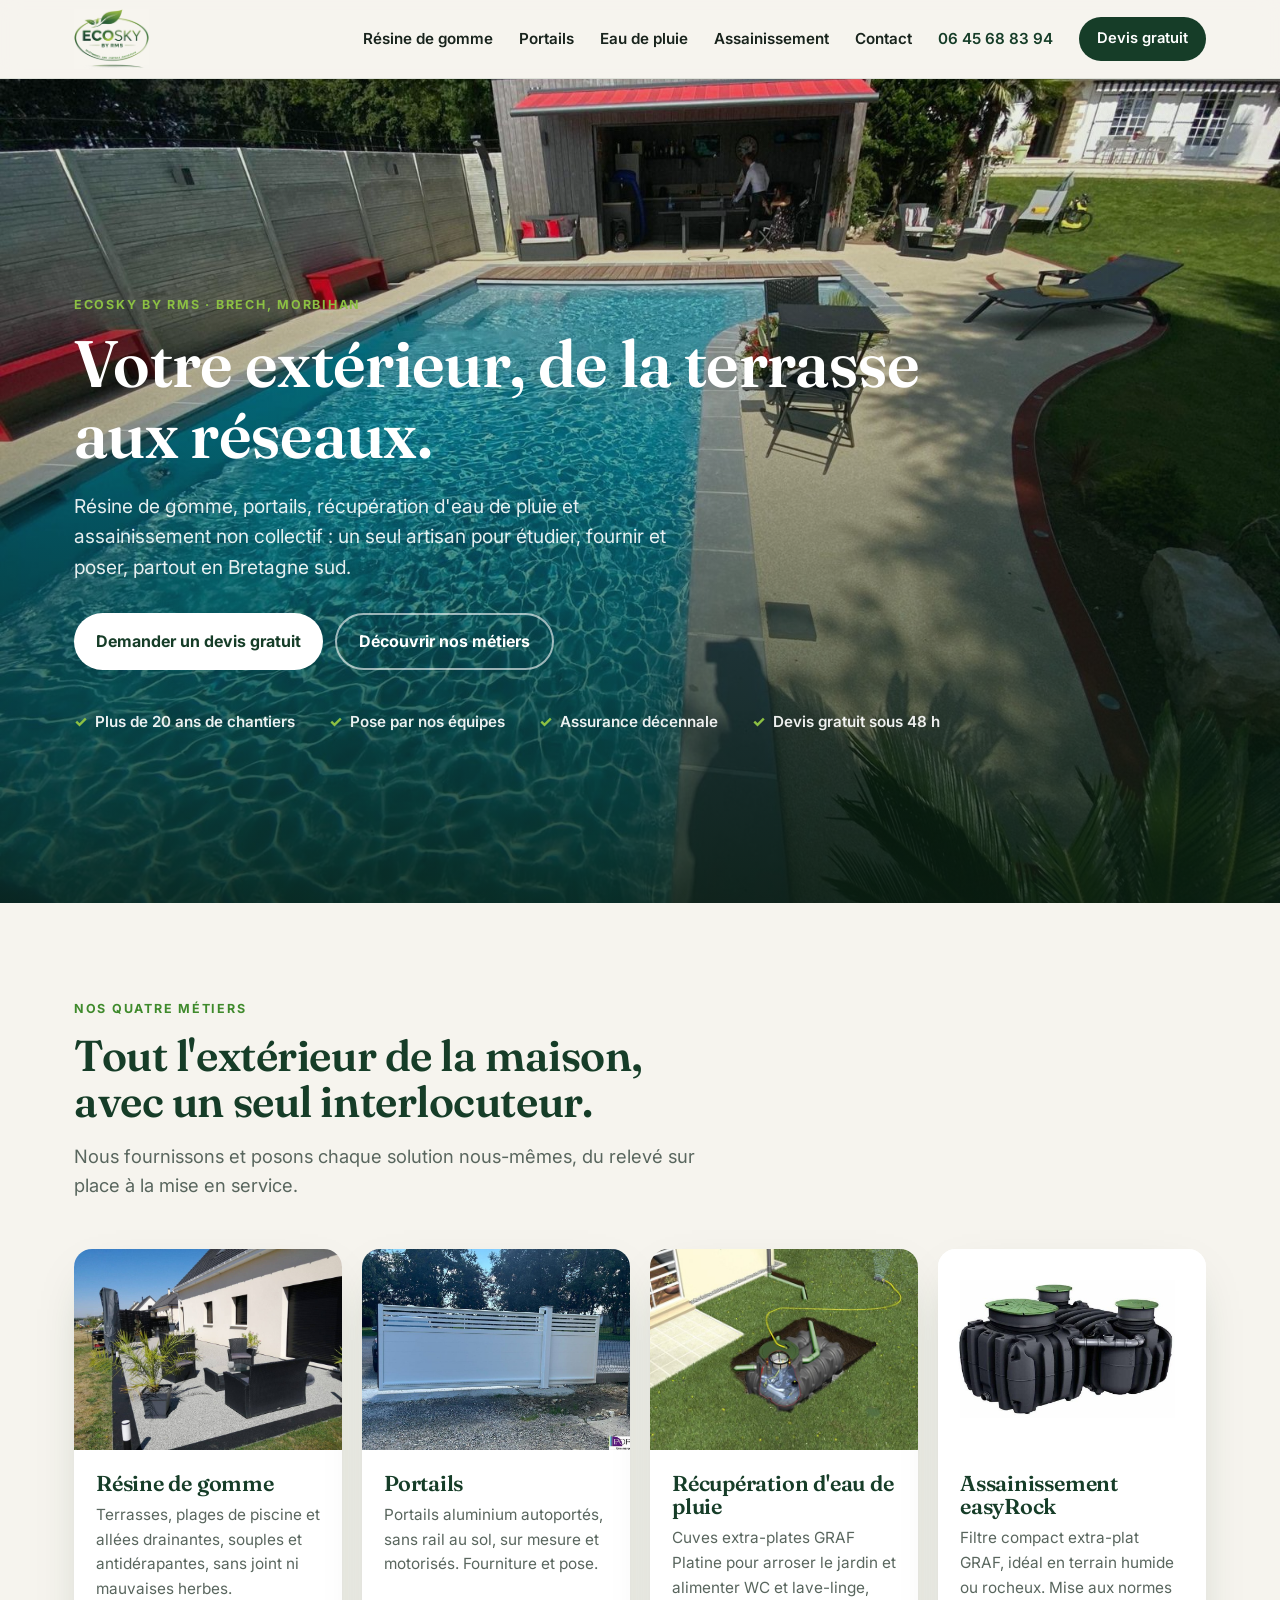
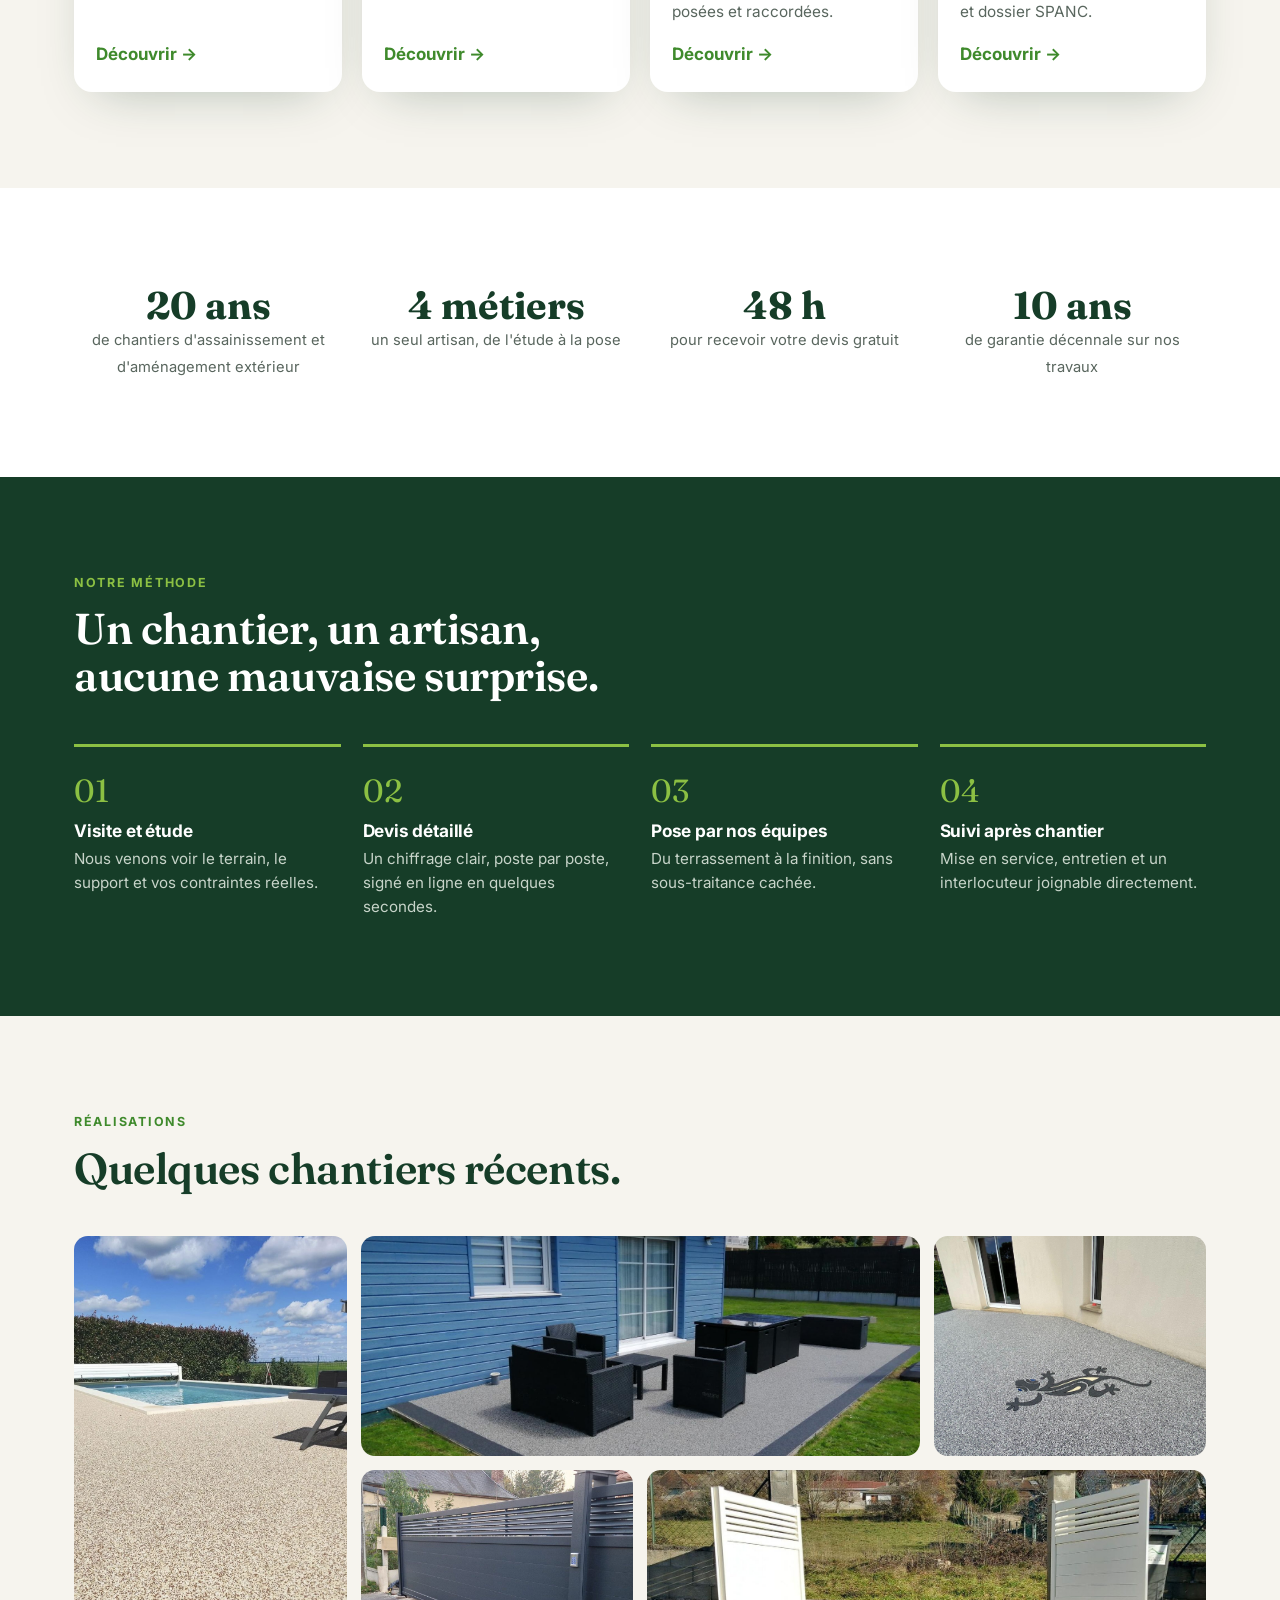
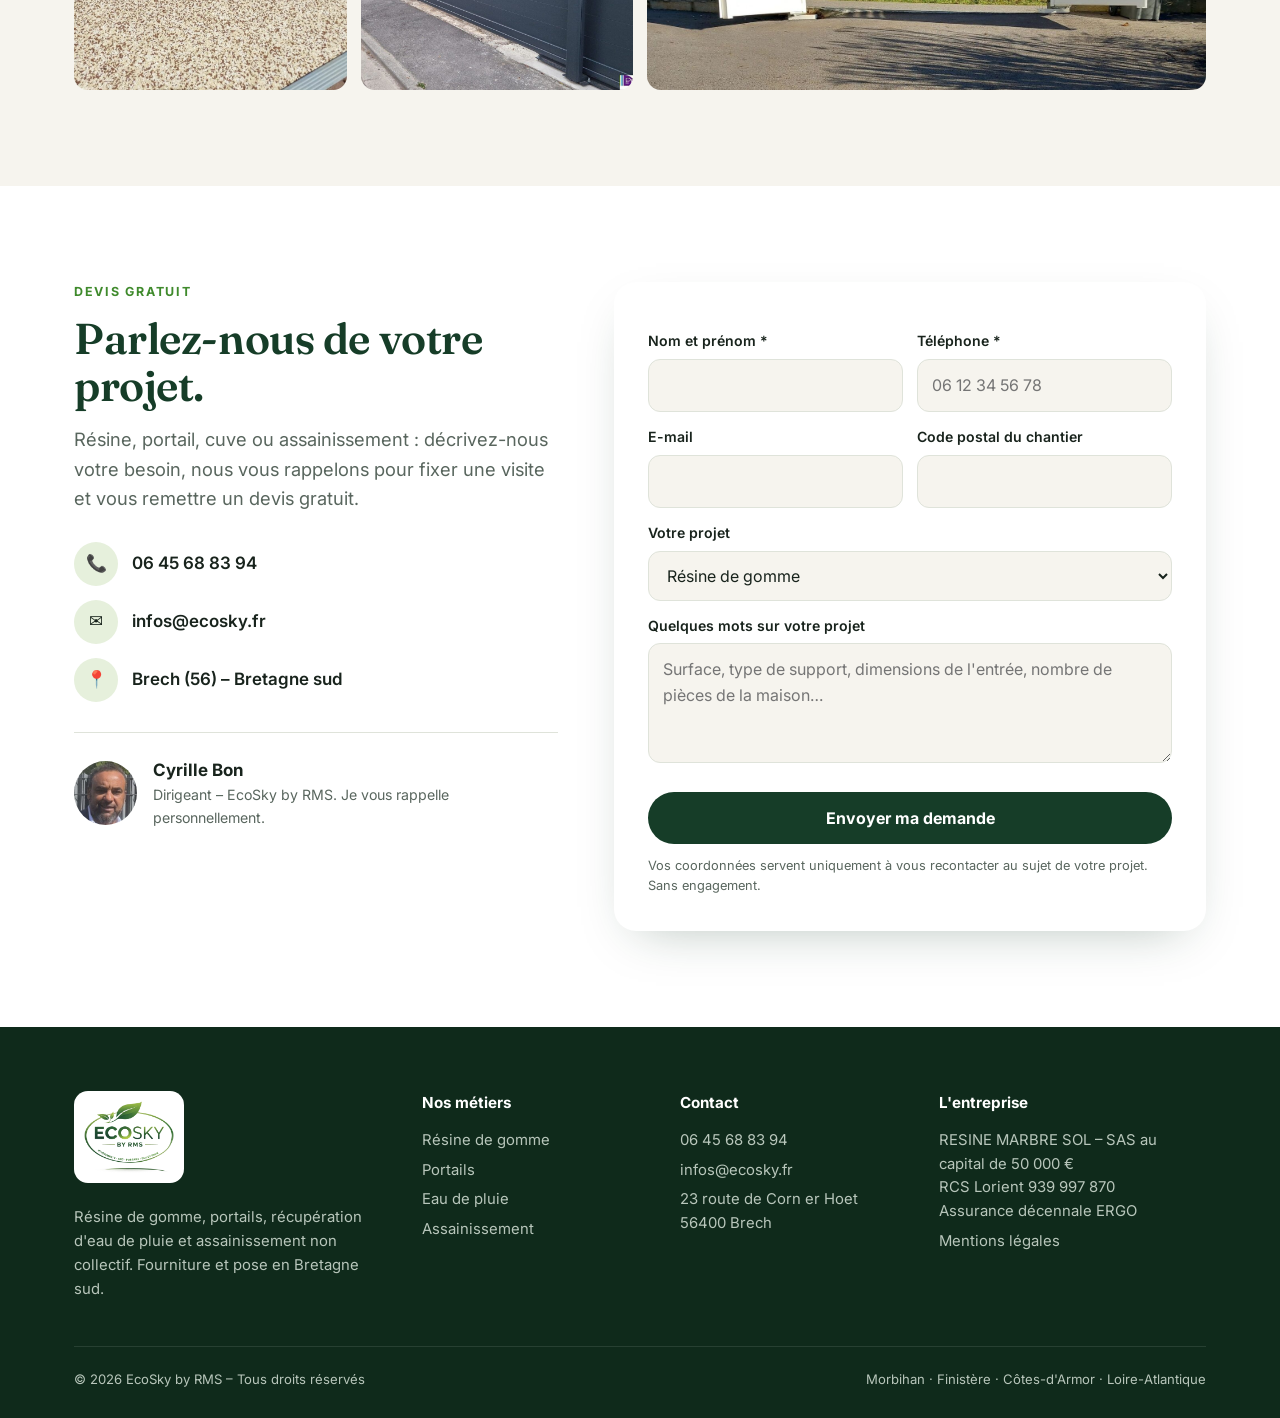
<file: index.html>
<!doctype html>
<html lang="fr">
<head>
<meta charset="utf-8">
<meta name="viewport" content="width=device-width, initial-scale=1">
<title>EcoSky by RMS – Résine de gomme, portails, eau de pluie et assainissement en Morbihan</title>
<meta name="description" content="Fourniture et pose de résine de gomme EPDM, portails aluminium autoportés, cuves de récupération d'eau de pluie et filtres compacts easyRock. Brech, Morbihan.">
<link rel="canonical" href="https://www.ecoskybyrms.fr/">
<meta property="og:title" content="EcoSky by RMS – Résine de gomme, portails, eau de pluie et assainissement en Morbihan">
<meta property="og:description" content="Fourniture et pose de résine de gomme EPDM, portails aluminium autoportés, cuves de récupération d'eau de pluie et filtres compacts easyRock. Brech, Morbihan.">
<meta property="og:image" content="https://www.ecoskybyrms.fr/img/hero-piscine.jpg">
<meta property="og:type" content="website">
<meta property="og:locale" content="fr_FR">
<link rel="icon" href="/img/favicon.png">
<link rel="preconnect" href="https://fonts.googleapis.com"><link rel="preconnect" href="https://fonts.gstatic.com" crossorigin>
<link href="https://fonts.googleapis.com/css2?family=Fraunces:opsz,wght@9..144,500;9..144,600&family=Inter:wght@400;500;600;700;800&display=swap" rel="stylesheet">
<link rel="stylesheet" href="/style.css?v=1">
<script async src="https://www.googletagmanager.com/gtag/js?id=G-WFKEW022VG"></script>
<script>window.dataLayer=window.dataLayer||[];function gtag(){dataLayer.push(arguments);}gtag('js',new Date());gtag('config','G-WFKEW022VG');</script>
<script type="application/ld+json">{"@context":"https://schema.org","@type":"HomeAndConstructionBusiness","name":"EcoSky by RMS","legalName":"RESINE MARBRE SOL","url":"https://www.ecoskybyrms.fr/","logo":"https://www.ecoskybyrms.fr/img/logo.png","image":"https://www.ecoskybyrms.fr/img/hero-piscine.jpg","telephone":"+33645688394","email":"infos@ecosky.fr","address":{"@type":"PostalAddress","streetAddress":"23 route de Corn er Hoet","addressLocality":"Brech","postalCode":"56400","addressCountry":"FR"},"areaServed":["Morbihan","Finistère","Côtes-d'Armor","Loire-Atlantique"],"description":"Résine de gomme EPDM, portails aluminium autoportés, récupération d'eau de pluie et assainissement non collectif easyRock, fourniture et pose en Bretagne sud."}</script>
</head>
<body>
<header class="entete"><div class="wrap">
  <a class="logo" href="/" aria-label="EcoSky by RMS, accueil"><img src="/img/logo.png" alt="EcoSky by RMS" width="75" height="60"></a>
  <nav class="nav" id="nav"><a href="/resine-de-gomme.html">Résine de gomme</a><a href="/portails.html">Portails</a><a href="/eau-de-pluie.html">Eau de pluie</a><a href="/assainissement.html">Assainissement</a><a href="/contact.html">Contact</a><a class="tel" href="tel:+33645688394">06 45 68 83 94</a><a class="bouton petit" href="#devis">Devis gratuit</a></nav>
  <button class="burger" aria-label="Menu" onclick="document.getElementById('nav').classList.toggle('ouvert')">☰</button>
</div></header>
<main>

<section class="hero"><img src="/img/hero-piscine.jpg" alt="Plage de piscine en résine de gomme posée par EcoSky by RMS" fetchpriority="high">
  <div class="wrap"><span class="sur">EcoSky by RMS · Brech, Morbihan</span>
  <h1>Votre extérieur, de la terrasse aux réseaux.</h1>
  <p>Résine de gomme, portails, récupération d'eau de pluie et assainissement non collectif : un seul artisan pour étudier, fournir et poser, partout en Bretagne sud.</p>
  <div class="actions"><a class="bouton clair" href="#devis">Demander un devis gratuit</a><a class="bouton ligne" style="color:#fff!important;border-color:rgba(255,255,255,.6)" href="#metiers">Découvrir nos métiers</a></div>
  <div class="atouts"><span>Plus de 20 ans de chantiers</span><span>Pose par nos équipes</span><span>Assurance décennale</span><span>Devis gratuit sous 48 h</span></div></div>
</section>

<section id="metiers"><div class="wrap">
  <span class="sur">Nos quatre métiers</span><h2>Tout l'extérieur de la maison,<br>avec un seul interlocuteur.</h2>
  <p class="intro">Nous fournissons et posons chaque solution nous-mêmes, du relevé sur place à la mise en service.</p>
  <div class="activites">
    <a class="activite" href="/resine-de-gomme.html"><div class="visuel"><img src="/img/terrasse-salon.jpg" alt="Terrasse en résine de gomme" loading="lazy"></div>
      <div class="corps"><h3>Résine de gomme</h3><p>Terrasses, plages de piscine et allées drainantes, souples et antidérapantes, sans joint ni mauvaises herbes.</p><span class="lien">Découvrir →</span></div></a>
    <a class="activite" href="/portails.html"><div class="visuel"><img src="/img/portail-anthracite-lattes-persienne.jpg" alt="Portail aluminium autoporté" loading="lazy"></div>
      <div class="corps"><h3>Portails</h3><p>Portails aluminium autoportés, sans rail au sol, sur mesure et motorisés. Fourniture et pose.</p><span class="lien">Découvrir →</span></div></a>
    <a class="activite" href="/eau-de-pluie.html"><div class="visuel"><img src="/img/graf-platine-kit-jardin.jpg" alt="Cuve de récupération d'eau de pluie GRAF Platine" loading="lazy"></div>
      <div class="corps"><h3>Récupération d'eau de pluie</h3><p>Cuves extra-plates GRAF Platine pour arroser le jardin et alimenter WC et lave-linge, posées et raccordées.</p><span class="lien">Découvrir →</span></div></a>
    <a class="activite" href="/assainissement.html"><div class="visuel" style="background:#fff;display:grid;place-items:center"><img src="/img/easyrock.jpg" alt="Filtre compact easyRock de GRAF" loading="lazy" style="object-fit:contain;padding:18px"></div>
      <div class="corps"><h3>Assainissement easyRock</h3><p>Filtre compact extra-plat GRAF, idéal en terrain humide ou rocheux. Mise aux normes et dossier SPANC.</p><span class="lien">Découvrir →</span></div></a>
  </div>
</div></section>

<section class="fond-blanc"><div class="wrap"><div class="confiance">
  <div><b>20 ans</b><span>de chantiers d'assainissement et d'aménagement extérieur</span></div>
  <div><b>4 métiers</b><span>un seul artisan, de l'étude à la pose</span></div>
  <div><b>48 h</b><span>pour recevoir votre devis gratuit</span></div>
  <div><b>10 ans</b><span>de garantie décennale sur nos travaux</span></div>
</div></div></section>

<section class="fond-foret"><div class="wrap">
  <span class="sur" style="color:var(--lime)">Notre méthode</span><h2>Un chantier, un artisan,<br>aucune mauvaise surprise.</h2>
  <div class="etapes">
    <div class="etape"><h3>Visite et étude</h3><p>Nous venons voir le terrain, le support et vos contraintes réelles.</p></div>
    <div class="etape"><h3>Devis détaillé</h3><p>Un chiffrage clair, poste par poste, signé en ligne en quelques secondes.</p></div>
    <div class="etape"><h3>Pose par nos équipes</h3><p>Du terrassement à la finition, sans sous-traitance cachée.</p></div>
    <div class="etape"><h3>Suivi après chantier</h3><p>Mise en service, entretien et un interlocuteur joignable directement.</p></div>
  </div>
</div></section>

<section><div class="wrap">
  <span class="sur">Réalisations</span><h2>Quelques chantiers récents.</h2>
  <div class="galerie">
    <figure class="haut"><img src="/img/plage-piscine.jpg" alt="Plage de piscine en résine de gomme" loading="lazy"></figure>
    <figure class="large"><img src="/img/terrasse-bordure-noire.jpg" alt="Terrasse en résine avec bordure noire" loading="lazy"></figure>
    <figure><img src="/img/motif-salamandre.jpg" alt="Motif salamandre incrusté dans la résine" loading="lazy"></figure>
    <figure><img src="/img/portail-blanc-persienne-double-pilier.jpg" alt="Portail blanc à persiennes" loading="lazy"></figure>
    <figure class="large"><img src="/img/portail-anthracite-plein-eclairage.jpg" alt="Portail anthracite plein" loading="lazy"></figure>
  </div>
</div></section>
<section class="fond-blanc" id="devis"><div class="wrap devis">
  <div><span class="sur">Devis gratuit</span><h2>Parlez-nous de votre projet.</h2><p class="intro">Résine, portail, cuve ou assainissement : décrivez-nous votre besoin, nous vous rappelons pour fixer une visite et vous remettre un devis gratuit.</p>
    <div class="contact-direct">
      <a href="tel:+33645688394"><i>📞</i>06 45 68 83 94</a>
      <a href="mailto:infos@ecosky.fr"><i>✉️</i>infos@ecosky.fr</a>
      <div><i>📍</i>Brech (56) – Bretagne sud</div>
    </div>
    <div class="signature"><img src="/img/cyrille-bon.jpg" alt="Cyrille Bon"><div><b>Cyrille Bon</b><small>Dirigeant – EcoSky by RMS. Je vous rappelle personnellement.</small></div></div>
  </div>
  <form class="form demande" novalidate>
    <div class="ligne"><div><label for="nom">Nom et prénom *</label><input id="nom" name="nom" required autocomplete="name"></div>
    <div><label for="tel">Téléphone *</label><input id="tel" name="telephone" type="tel" required autocomplete="tel" placeholder="06 12 34 56 78"></div></div>
    <div class="ligne"><div><label for="email">E-mail</label><input id="email" name="email" type="email" autocomplete="email"></div>
    <div><label for="cp">Code postal du chantier</label><input id="cp" name="cp" inputmode="numeric" maxlength="5" autocomplete="postal-code"></div></div>
    <label for="act">Votre projet</label><select id="act" name="activite"><option selected>Résine de gomme</option><option>Portail</option><option>Récupération d'eau de pluie</option><option>Assainissement (easyRock)</option><option>Autre demande</option></select>
    <label for="msg">Quelques mots sur votre projet</label><textarea id="msg" name="message" placeholder="Surface, type de support, dimensions de l'entrée, nombre de pièces de la maison…"></textarea>
    <input class="piege" name="site" tabindex="-1" autocomplete="off" aria-hidden="true">
    <button class="bouton" type="submit">Envoyer ma demande</button>
    <p class="note">Vos coordonnées servent uniquement à vous recontacter au sujet de votre projet. Sans engagement.</p>
    <div class="msg" role="status"></div>
  </form>
</div></section>
</main>
<footer class="pied"><div class="wrap">
  <div class="colonnes">
    <div><span class="logo-pied"><img src="/img/logo.png" alt="EcoSky by RMS"></span>
      <p>Résine de gomme, portails, récupération d'eau de pluie et assainissement non collectif. Fourniture et pose en Bretagne sud.</p></div>
    <div><h4>Nos métiers</h4><a href="/resine-de-gomme.html">Résine de gomme</a><a href="/portails.html">Portails</a><a href="/eau-de-pluie.html">Eau de pluie</a><a href="/assainissement.html">Assainissement</a></div>
    <div><h4>Contact</h4><a href="tel:+33645688394">06 45 68 83 94</a><a href="mailto:infos@ecosky.fr">infos@ecosky.fr</a><span>23 route de Corn er Hoet<br>56400 Brech</span></div>
    <div><h4>L'entreprise</h4><span>RESINE MARBRE SOL – SAS au capital de 50 000 €<br>RCS Lorient 939 997 870<br>Assurance décennale ERGO</span><a href="/mentions-legales.html">Mentions légales</a></div>
  </div>
  <div class="bas"><span>© 2026 EcoSky by RMS – Tous droits réservés</span><span>Morbihan · Finistère · Côtes-d'Armor · Loire-Atlantique</span></div>
</div></footer>
<a class="bouton appel-mobile" href="tel:+33645688394">📞 Appeler</a>
<script>
document.querySelectorAll('form.demande').forEach(function(f){
  f.addEventListener('submit', async function(e){
    e.preventDefault();
    var m=f.querySelector('.msg'), b=f.querySelector('button'); m.className='msg';
    if(f.site && f.site.value){ m.className='msg ok'; m.textContent='Merci !'; return; }
    b.disabled=true; b.textContent='Envoi…';
    try{
      var r=await fetch('https://wklddwumirkdjkbxvzyj.supabase.co/rest/v1/rpc/site_demande',{method:'POST',headers:{'apikey':'sb_publishable_nacX-UD9ZwjpJ1C9Za8xxQ_tIhHW8nO','Content-Type':'application/json'},
        body:JSON.stringify({p_nom:f.nom.value,p_telephone:f.telephone.value,p_email:f.email.value,p_code_postal:f.cp.value,p_activite:f.activite.value,p_message:f.message.value,p_page:location.pathname})});
      var j=await r.json();
      if(j && j.ok){ m.className='msg ok'; m.textContent='Merci, votre demande est bien envoyée. Nous vous rappelons rapidement, en général sous 24 h ouvrées.'; f.reset();
        if(window.gtag) gtag('event','generate_lead',{activite:f.activite.value}); }
      else { m.className='msg ko'; m.textContent=(j && (j.erreur||j.message)) || 'Une erreur est survenue, appelez-nous au 06 45 68 83 94.'; }
    }catch(err){ m.className='msg ko'; m.textContent='Connexion impossible. Appelez-nous au 06 45 68 83 94.'; }
    b.disabled=false; b.textContent='Envoyer ma demande';
  });
});
</script>
</body>
</html>
</file>
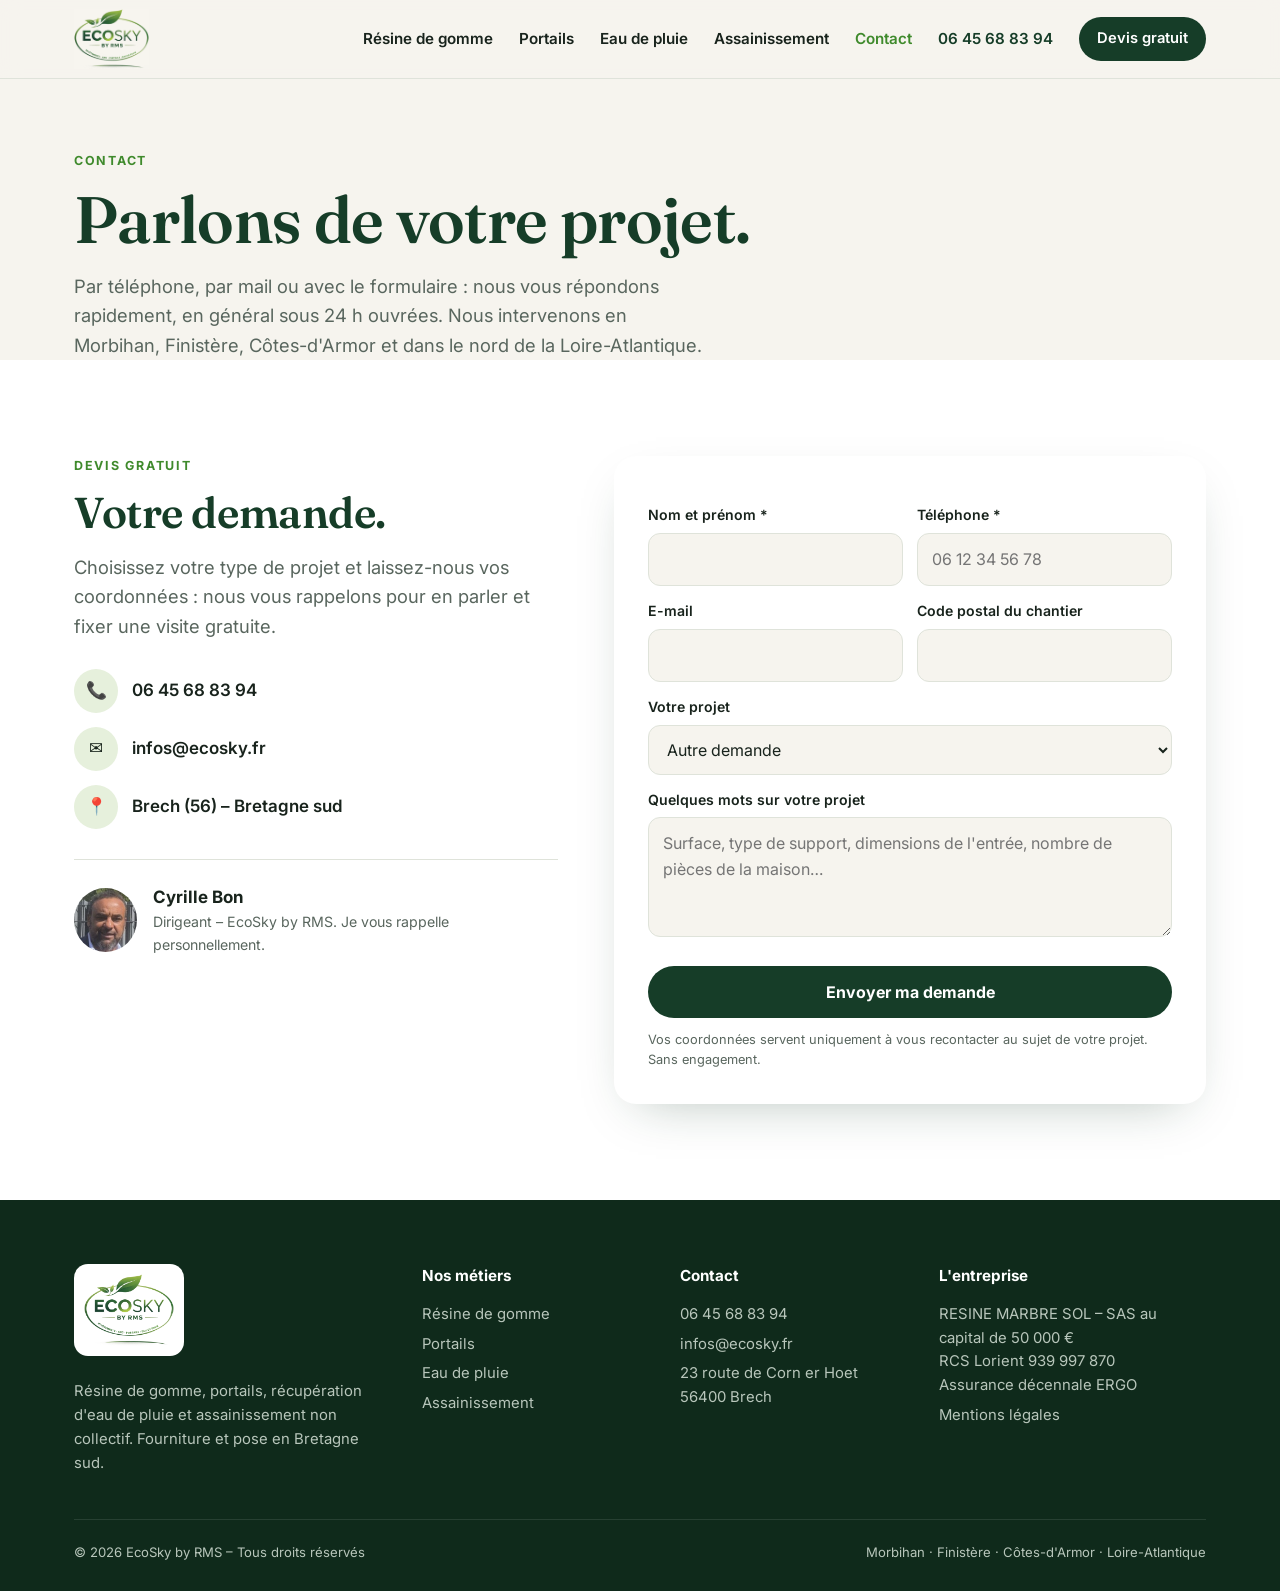
<file: contact.html>
<!doctype html>
<html lang="fr">
<head>
<meta charset="utf-8">
<meta name="viewport" content="width=device-width, initial-scale=1">
<title>Contact et devis gratuit – EcoSky by RMS, Brech (Morbihan)</title>
<meta name="description" content="Contactez EcoSky by RMS pour un devis gratuit : résine de gomme, portails, récupération d'eau de pluie, assainissement. 06 45 68 83 94, infos@ecosky.fr.">
<link rel="canonical" href="https://www.ecoskybyrms.fr/contact.html">
<meta property="og:title" content="Contact et devis gratuit – EcoSky by RMS, Brech (Morbihan)">
<meta property="og:description" content="Contactez EcoSky by RMS pour un devis gratuit : résine de gomme, portails, récupération d'eau de pluie, assainissement. 06 45 68 83 94, infos@ecosky.fr.">
<meta property="og:image" content="https://www.ecoskybyrms.fr/img/hero-piscine.jpg">
<meta property="og:type" content="website">
<meta property="og:locale" content="fr_FR">
<link rel="icon" href="/img/favicon.png">
<link rel="preconnect" href="https://fonts.googleapis.com"><link rel="preconnect" href="https://fonts.gstatic.com" crossorigin>
<link href="https://fonts.googleapis.com/css2?family=Fraunces:opsz,wght@9..144,500;9..144,600&family=Inter:wght@400;500;600;700;800&display=swap" rel="stylesheet">
<link rel="stylesheet" href="/style.css?v=1">
<script async src="https://www.googletagmanager.com/gtag/js?id=G-WFKEW022VG"></script>
<script>window.dataLayer=window.dataLayer||[];function gtag(){dataLayer.push(arguments);}gtag('js',new Date());gtag('config','G-WFKEW022VG');</script>
<script type="application/ld+json">{"@context":"https://schema.org","@type":"HomeAndConstructionBusiness","name":"EcoSky by RMS","legalName":"RESINE MARBRE SOL","url":"https://www.ecoskybyrms.fr/","logo":"https://www.ecoskybyrms.fr/img/logo.png","image":"https://www.ecoskybyrms.fr/img/hero-piscine.jpg","telephone":"+33645688394","email":"infos@ecosky.fr","address":{"@type":"PostalAddress","streetAddress":"23 route de Corn er Hoet","addressLocality":"Brech","postalCode":"56400","addressCountry":"FR"},"areaServed":["Morbihan","Finistère","Côtes-d'Armor","Loire-Atlantique"],"description":"Résine de gomme EPDM, portails aluminium autoportés, récupération d'eau de pluie et assainissement non collectif easyRock, fourniture et pose en Bretagne sud."}</script>
</head>
<body>
<header class="entete"><div class="wrap">
  <a class="logo" href="/" aria-label="EcoSky by RMS, accueil"><img src="/img/logo.png" alt="EcoSky by RMS" width="75" height="60"></a>
  <nav class="nav" id="nav"><a href="/resine-de-gomme.html">Résine de gomme</a><a href="/portails.html">Portails</a><a href="/eau-de-pluie.html">Eau de pluie</a><a href="/assainissement.html">Assainissement</a><a href="/contact.html" class="actif">Contact</a><a class="tel" href="tel:+33645688394">06 45 68 83 94</a><a class="bouton petit" href="#devis">Devis gratuit</a></nav>
  <button class="burger" aria-label="Menu" onclick="document.getElementById('nav').classList.toggle('ouvert')">☰</button>
</div></header>
<main>

<section class="page-hero" style="padding-bottom:0"><div class="wrap">
  <span class="sur">Contact</span><h1>Parlons de votre projet.</h1>
  <p class="intro">Par téléphone, par mail ou avec le formulaire : nous vous répondons rapidement, en général sous 24 h ouvrées. Nous intervenons en Morbihan, Finistère, Côtes-d'Armor et dans le nord de la Loire-Atlantique.</p>
</div></section>
<section class="fond-blanc" id="devis"><div class="wrap devis">
  <div><span class="sur">Devis gratuit</span><h2>Votre demande.</h2><p class="intro">Choisissez votre type de projet et laissez-nous vos coordonnées : nous vous rappelons pour en parler et fixer une visite gratuite.</p>
    <div class="contact-direct">
      <a href="tel:+33645688394"><i>📞</i>06 45 68 83 94</a>
      <a href="mailto:infos@ecosky.fr"><i>✉️</i>infos@ecosky.fr</a>
      <div><i>📍</i>Brech (56) – Bretagne sud</div>
    </div>
    <div class="signature"><img src="/img/cyrille-bon.jpg" alt="Cyrille Bon"><div><b>Cyrille Bon</b><small>Dirigeant – EcoSky by RMS. Je vous rappelle personnellement.</small></div></div>
  </div>
  <form class="form demande" novalidate>
    <div class="ligne"><div><label for="nom">Nom et prénom *</label><input id="nom" name="nom" required autocomplete="name"></div>
    <div><label for="tel">Téléphone *</label><input id="tel" name="telephone" type="tel" required autocomplete="tel" placeholder="06 12 34 56 78"></div></div>
    <div class="ligne"><div><label for="email">E-mail</label><input id="email" name="email" type="email" autocomplete="email"></div>
    <div><label for="cp">Code postal du chantier</label><input id="cp" name="cp" inputmode="numeric" maxlength="5" autocomplete="postal-code"></div></div>
    <label for="act">Votre projet</label><select id="act" name="activite"><option>Résine de gomme</option><option>Portail</option><option>Récupération d'eau de pluie</option><option>Assainissement (easyRock)</option><option selected>Autre demande</option></select>
    <label for="msg">Quelques mots sur votre projet</label><textarea id="msg" name="message" placeholder="Surface, type de support, dimensions de l'entrée, nombre de pièces de la maison…"></textarea>
    <input class="piege" name="site" tabindex="-1" autocomplete="off" aria-hidden="true">
    <button class="bouton" type="submit">Envoyer ma demande</button>
    <p class="note">Vos coordonnées servent uniquement à vous recontacter au sujet de votre projet. Sans engagement.</p>
    <div class="msg" role="status"></div>
  </form>
</div></section>
</main>
<footer class="pied"><div class="wrap">
  <div class="colonnes">
    <div><span class="logo-pied"><img src="/img/logo.png" alt="EcoSky by RMS"></span>
      <p>Résine de gomme, portails, récupération d'eau de pluie et assainissement non collectif. Fourniture et pose en Bretagne sud.</p></div>
    <div><h4>Nos métiers</h4><a href="/resine-de-gomme.html">Résine de gomme</a><a href="/portails.html">Portails</a><a href="/eau-de-pluie.html">Eau de pluie</a><a href="/assainissement.html">Assainissement</a></div>
    <div><h4>Contact</h4><a href="tel:+33645688394">06 45 68 83 94</a><a href="mailto:infos@ecosky.fr">infos@ecosky.fr</a><span>23 route de Corn er Hoet<br>56400 Brech</span></div>
    <div><h4>L'entreprise</h4><span>RESINE MARBRE SOL – SAS au capital de 50 000 €<br>RCS Lorient 939 997 870<br>Assurance décennale ERGO</span><a href="/mentions-legales.html">Mentions légales</a></div>
  </div>
  <div class="bas"><span>© 2026 EcoSky by RMS – Tous droits réservés</span><span>Morbihan · Finistère · Côtes-d'Armor · Loire-Atlantique</span></div>
</div></footer>
<a class="bouton appel-mobile" href="tel:+33645688394">📞 Appeler</a>
<script>
document.querySelectorAll('form.demande').forEach(function(f){
  f.addEventListener('submit', async function(e){
    e.preventDefault();
    var m=f.querySelector('.msg'), b=f.querySelector('button'); m.className='msg';
    if(f.site && f.site.value){ m.className='msg ok'; m.textContent='Merci !'; return; }
    b.disabled=true; b.textContent='Envoi…';
    try{
      var r=await fetch('https://wklddwumirkdjkbxvzyj.supabase.co/rest/v1/rpc/site_demande',{method:'POST',headers:{'apikey':'sb_publishable_nacX-UD9ZwjpJ1C9Za8xxQ_tIhHW8nO','Content-Type':'application/json'},
        body:JSON.stringify({p_nom:f.nom.value,p_telephone:f.telephone.value,p_email:f.email.value,p_code_postal:f.cp.value,p_activite:f.activite.value,p_message:f.message.value,p_page:location.pathname})});
      var j=await r.json();
      if(j && j.ok){ m.className='msg ok'; m.textContent='Merci, votre demande est bien envoyée. Nous vous rappelons rapidement, en général sous 24 h ouvrées.'; f.reset();
        if(window.gtag) gtag('event','generate_lead',{activite:f.activite.value}); }
      else { m.className='msg ko'; m.textContent=(j && (j.erreur||j.message)) || 'Une erreur est survenue, appelez-nous au 06 45 68 83 94.'; }
    }catch(err){ m.className='msg ko'; m.textContent='Connexion impossible. Appelez-nous au 06 45 68 83 94.'; }
    b.disabled=false; b.textContent='Envoyer ma demande';
  });
});
</script>
</body>
</html>
</file>
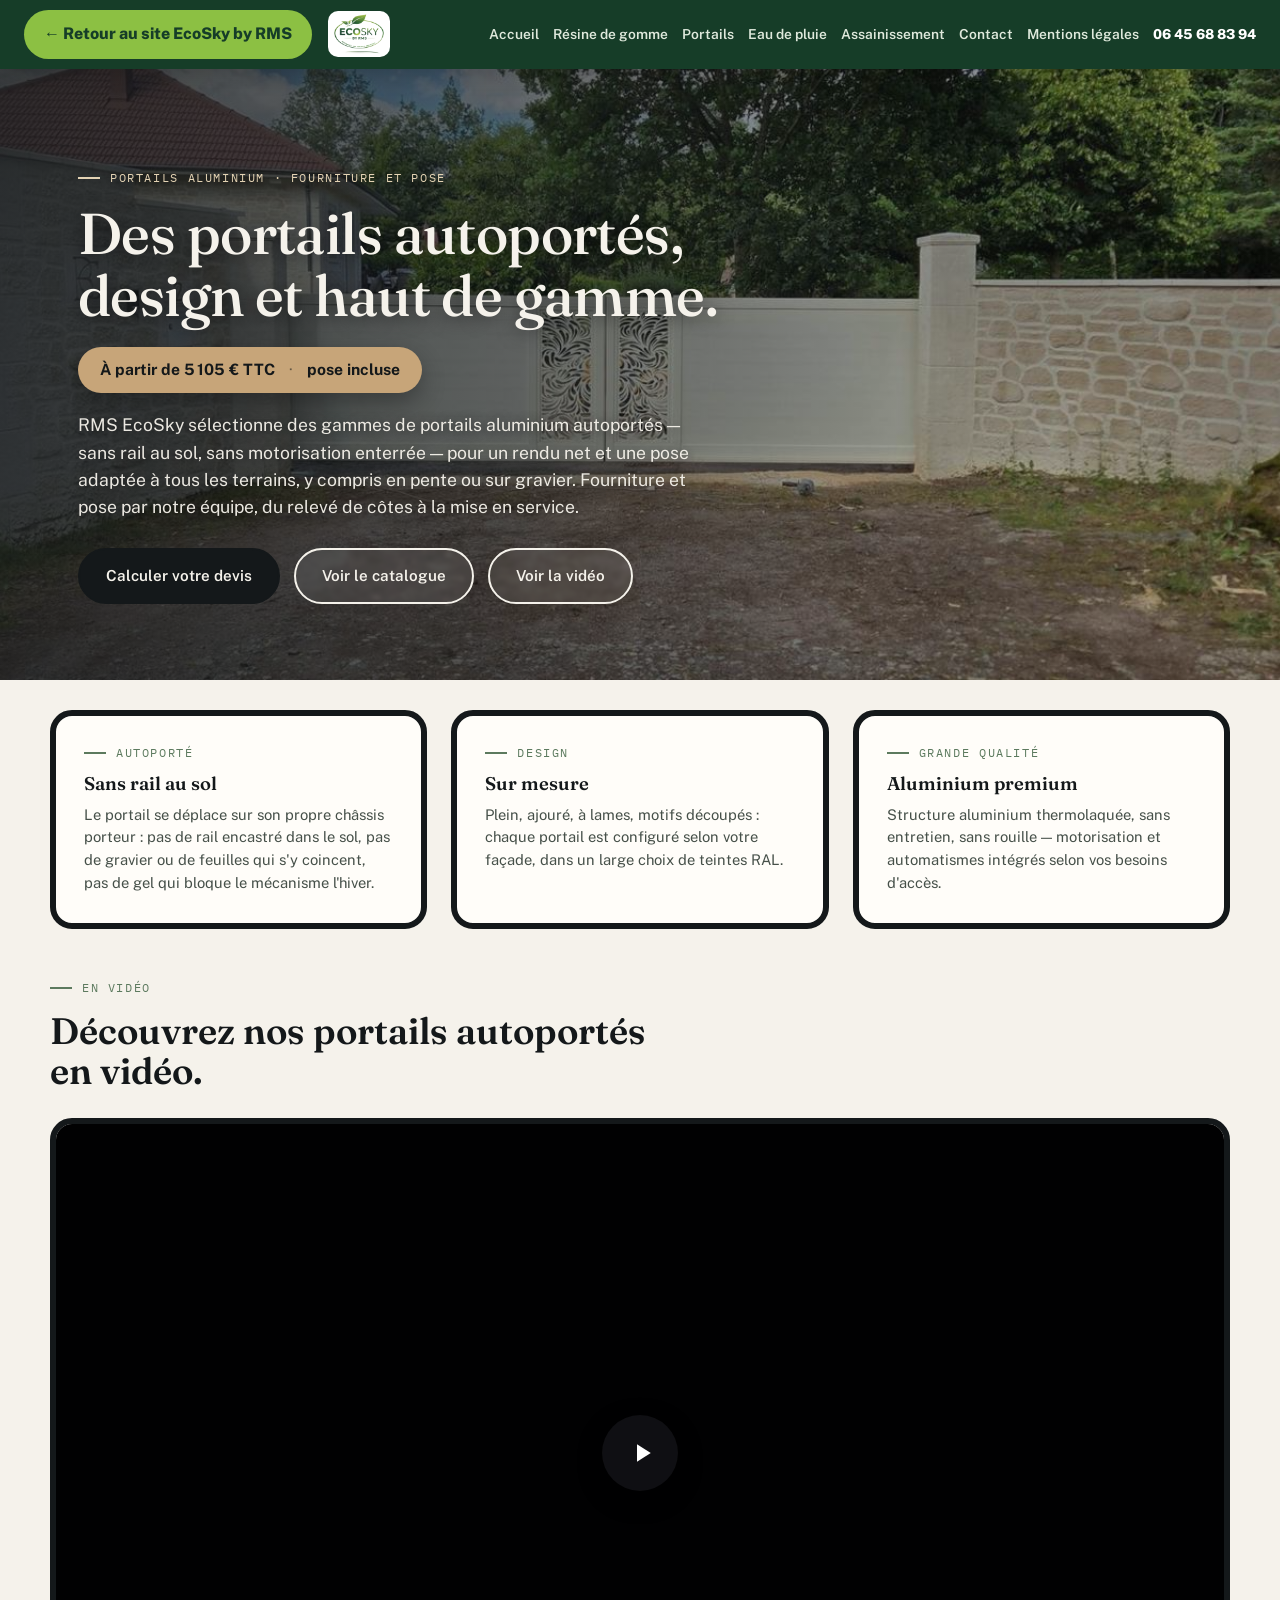
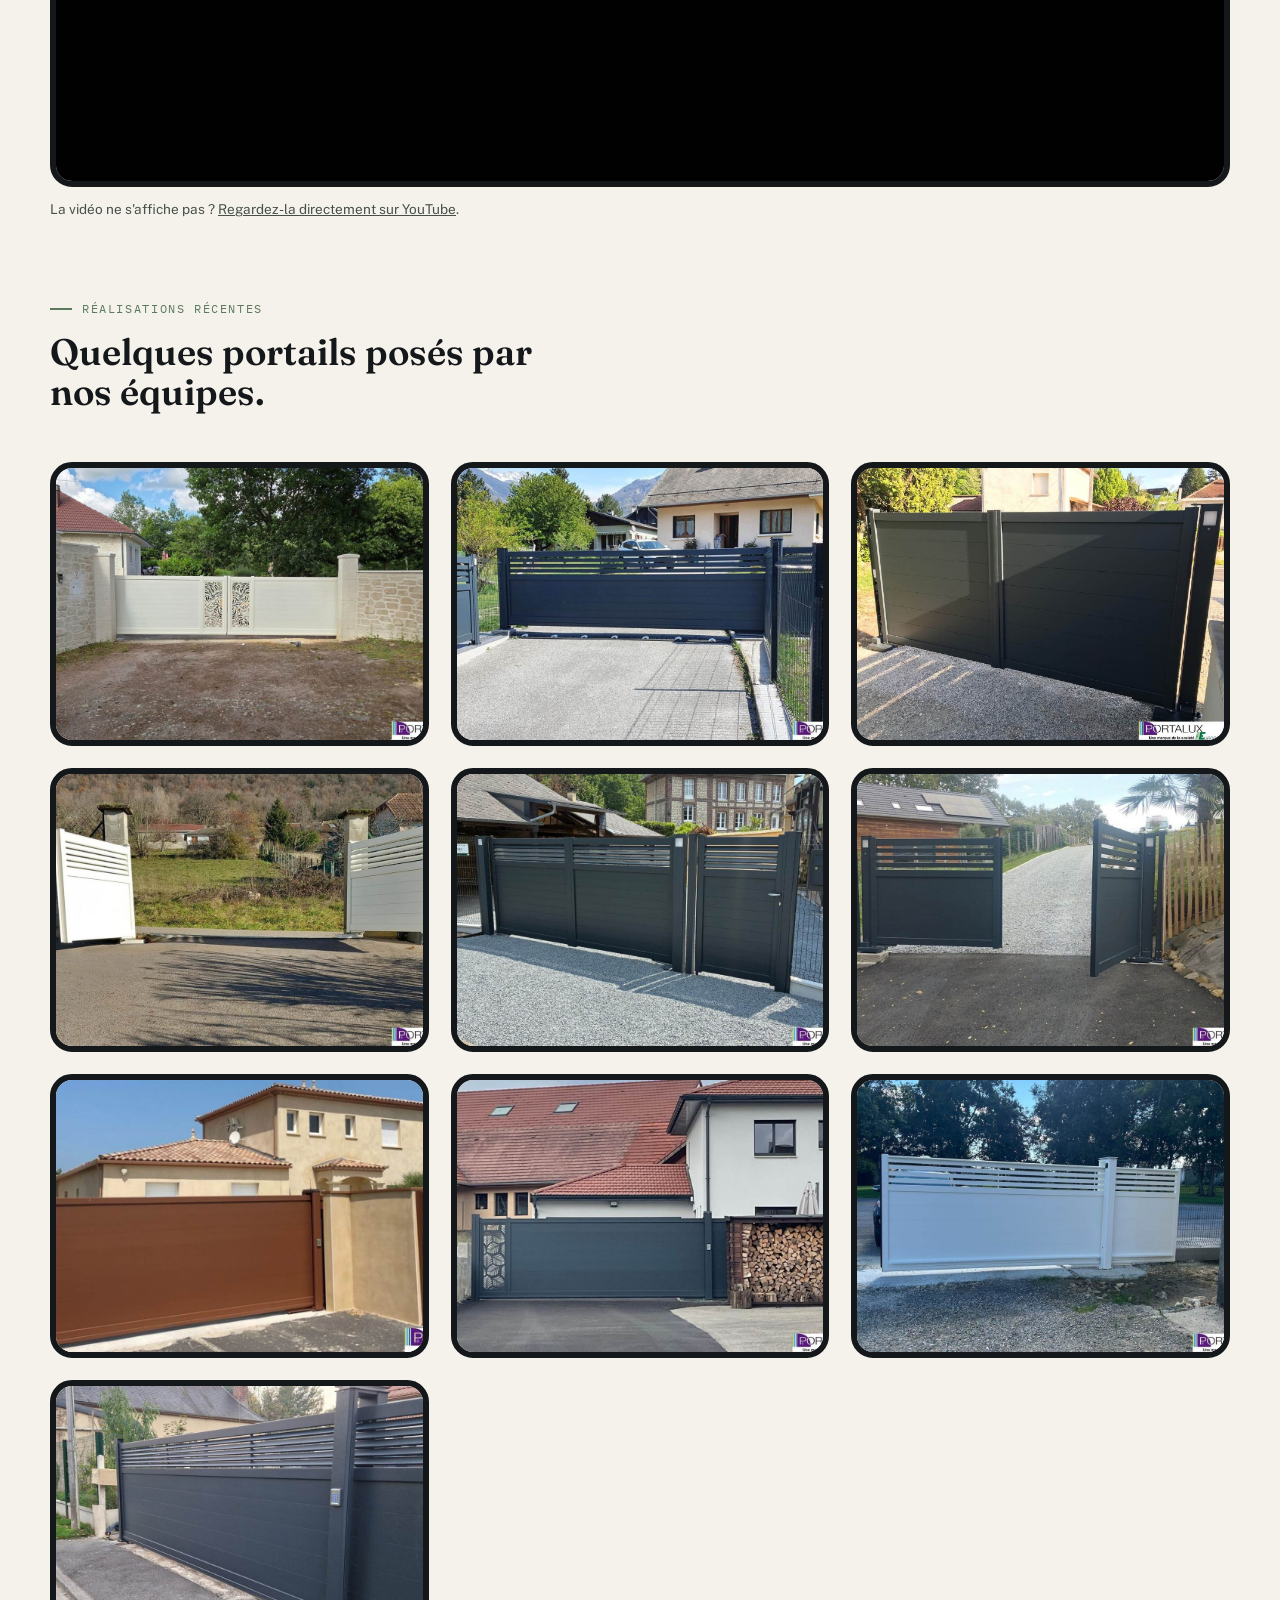
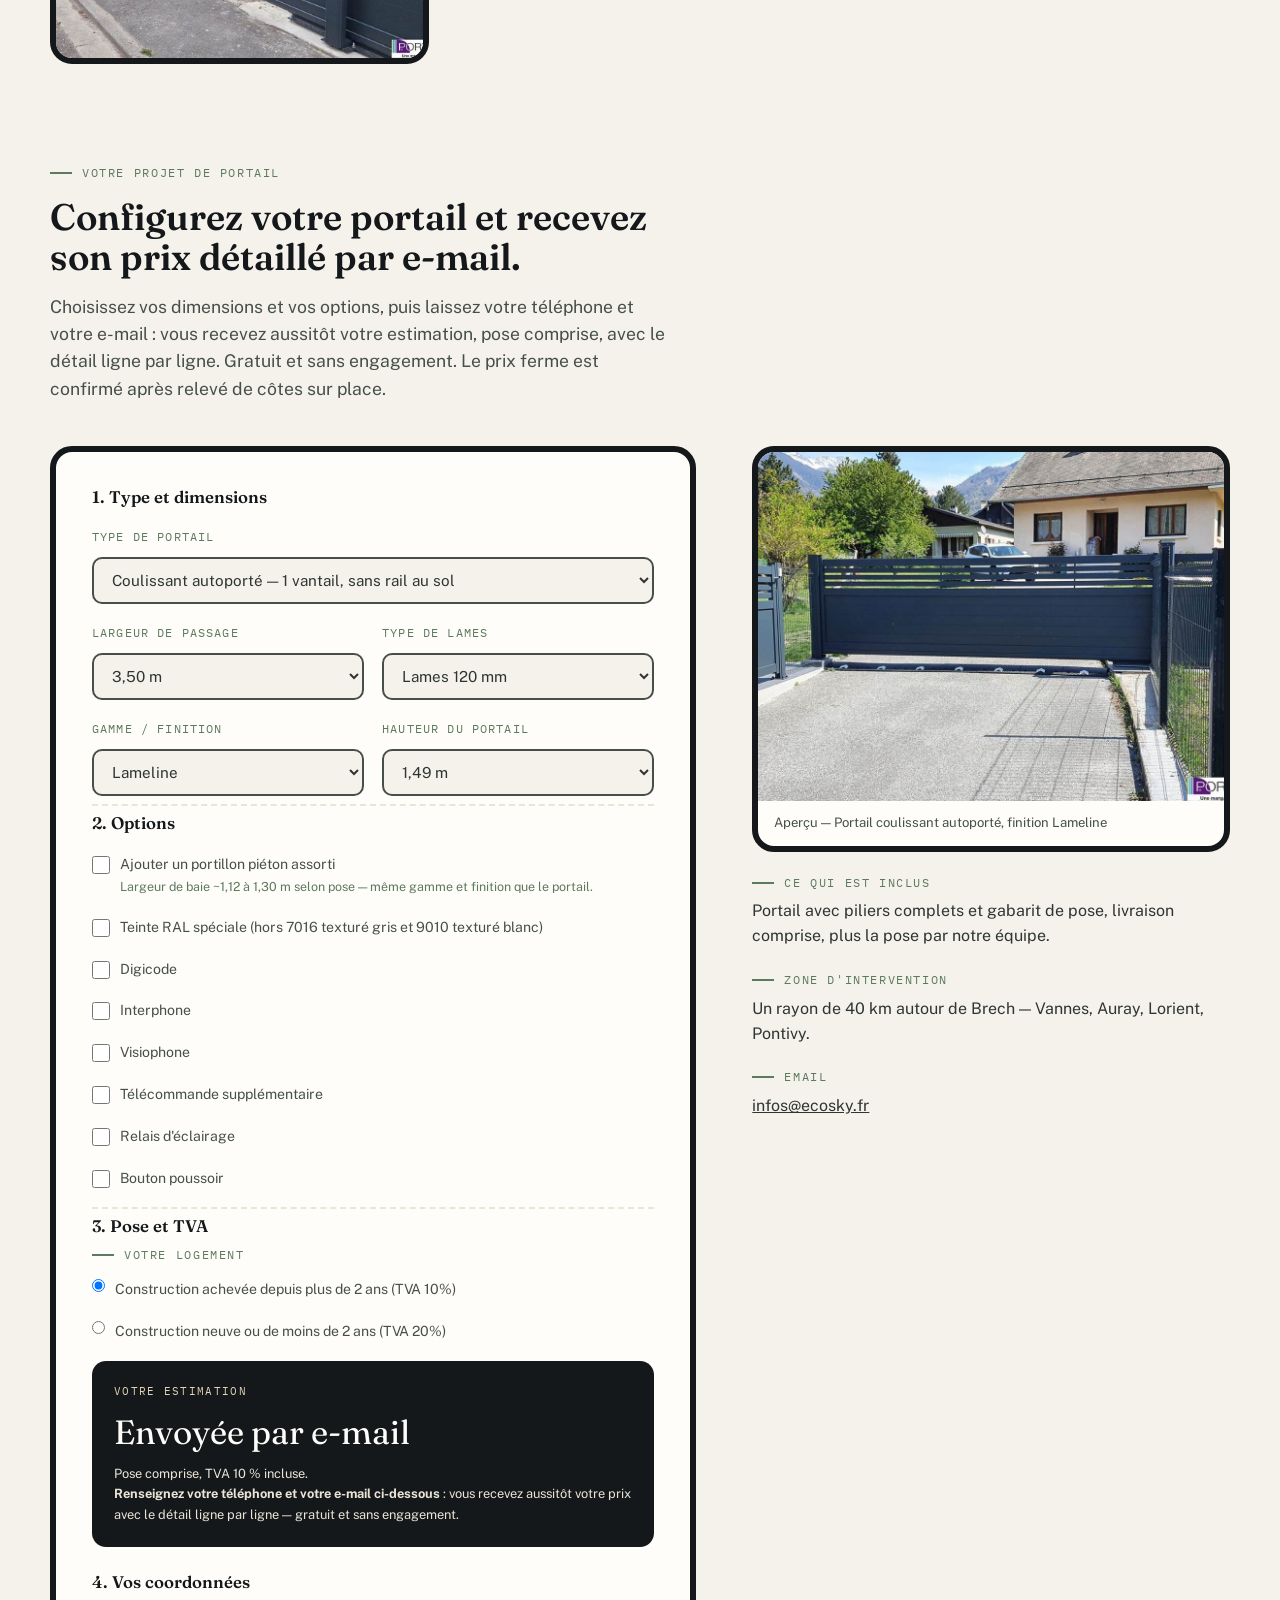
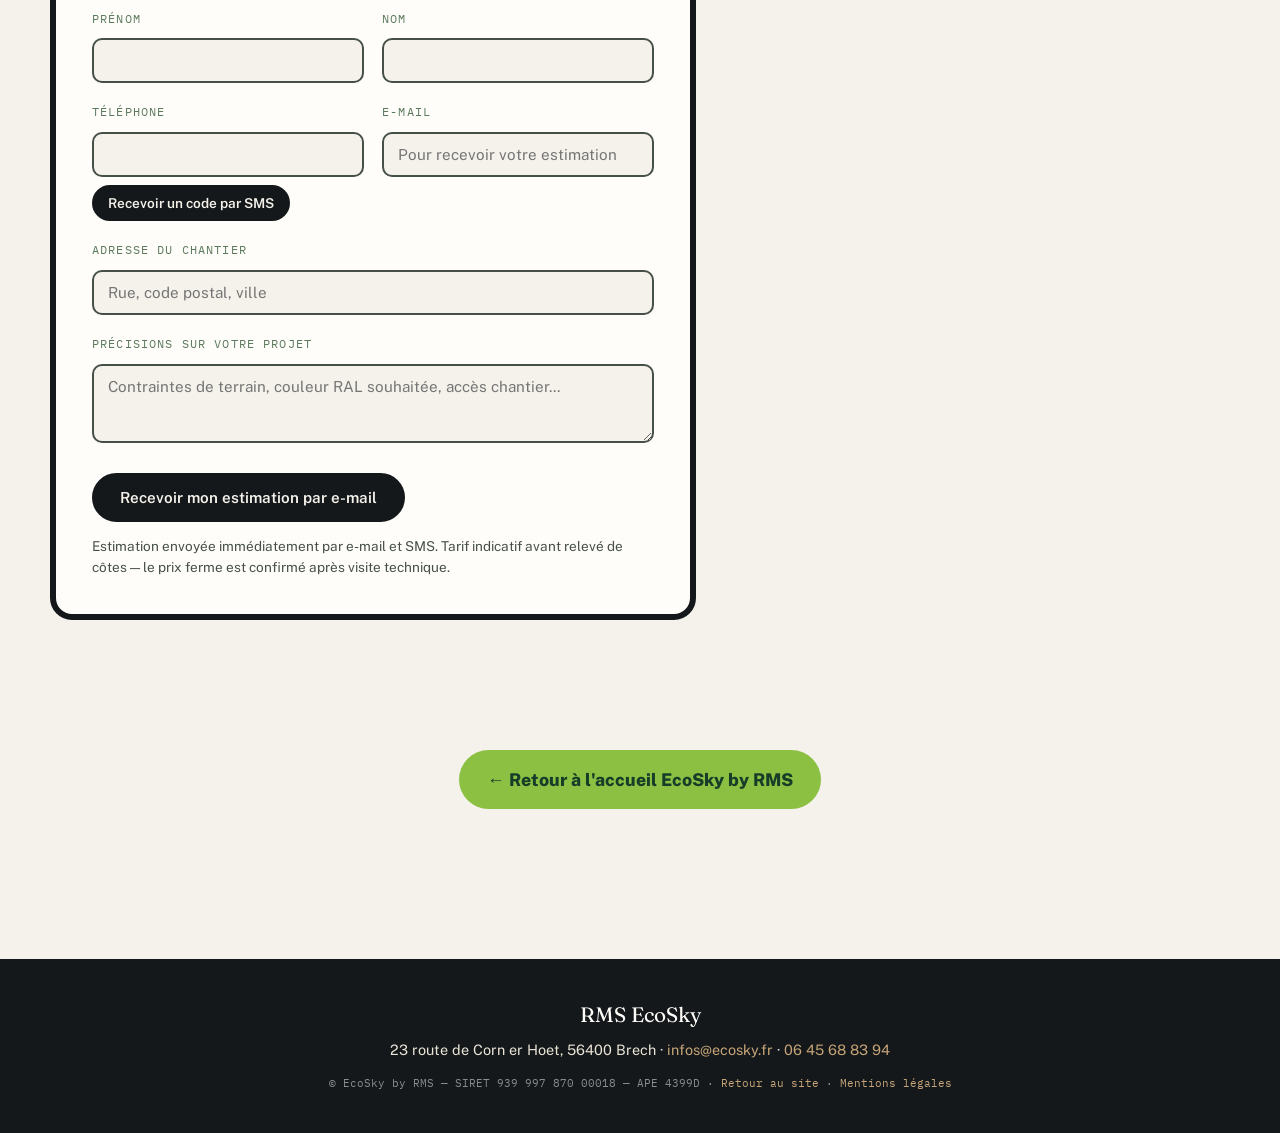
<file: devis-portail.html>
<!DOCTYPE html>
<html lang="fr">
<head>
<meta charset="UTF-8">
<meta name="viewport" content="width=device-width, initial-scale=1.0">
<!-- Balise Google Ads (01/10/2026) : la conversion « Demande devis portail » est comptée sur /merci-portail.html -->
<script async src="https://www.googletagmanager.com/gtag/js?id=AW-17738090056"></script>
<script>window.dataLayer=window.dataLayer||[];function gtag(){dataLayer.push(arguments);}gtag('js',new Date());gtag('config','AW-17738090056');</script>
<title>Portails aluminium autoportés — RMS EcoSky | Devis livraison et pose</title>
<meta name="description" content="Portails aluminium autoportés haut de gamme, fourniture et pose par RMS EcoSky en Bretagne. Design, sur mesure, sans rail au sol. Demandez votre devis.">
<meta name="robots" content="index, follow">
<meta property="og:type" content="website">
<meta property="og:title" content="Portails aluminium autoportés — RMS EcoSky">
<meta property="og:description" content="Portails aluminium autoportés haut de gamme, fourniture et pose par RMS EcoSky en Bretagne.">
<meta property="og:image" content="https://www.ecoskybyrms.fr/img/portail-anthracite-lattes-persienne.jpg">
<meta name="theme-color" content="#14181A">
<style>
  /* display=optional (au lieu de swap) : la page n'attend jamais la police
     pour s'afficher, et surtout elle ne "rebascule" jamais dessus après
     coup si elle arrive en retard — ce ré-affichage tardif est ce qui
     décalait tout le contenu vers le bas (le texte de secours et Fraunces
     n'ont pas exactement la même largeur/hauteur de caractères). Avec
     "optional", si la police n'est pas prête très vite, on garde
     simplement la police de secours pour toute la visite : plus léger et
     plus stable, au prix (rare) de ne pas voir Fraunces sur une connexion
     très lente. */
  @import url('https://fonts.googleapis.com/css2?family=Fraunces:opsz,wght@9..144,300;9..144,400;9..144,500;9..144,600;9..144,700&family=Public+Sans:wght@400;500;600;700&family=IBM+Plex+Mono:wght@400;500&display=optional');

  :root{
    --sable: #C7A579;
    --sable-clair: #E4D3B4;
    --ardoise: #2E3532;
    --ardoise-2: #465049;
    --nuit: #14181A;
    --sauge: #5C7A5E;
    --sauge-clair: #7C9A7E;
    --ivoire: #F5F2EB;
    --ivoire-2: #EBE5D8;
    --blanc: #FFFDF9;

    --display: 'Fraunces', serif;
    --texte: 'Public Sans', sans-serif;
    --mono: 'IBM Plex Mono', monospace;

    --border-w: 6px;
    --radius: 22px;
    --max: 1180px;
  }

  *{box-sizing:border-box; margin:0; padding:0;}
  html{scroll-behavior:smooth;}
  body{
    font-family: var(--texte);
    background: var(--ivoire);
    color: var(--ardoise);
    line-height: 1.55;
    -webkit-font-smoothing: antialiased;
  }
  img{max-width:100%; display:block;}
  a{color:inherit;}
  ::selection{ background: var(--sable); color: var(--nuit); }

  .wrap{ max-width: var(--max); margin:0 auto; padding: 0 28px; }
  .eyebrow{
    font-family: var(--mono);
    font-size: 0.72rem;
    letter-spacing: 0.14em;
    text-transform: uppercase;
    color: var(--sauge);
    display:flex; align-items:center; gap:10px;
  }
  .eyebrow::before{ content:''; width:22px; height:2px; background: var(--sauge); display:inline-block; }
  h1,h2,h3{ font-family: var(--display); font-weight: 600; line-height: 1.08; color: var(--nuit); }
  h1{ font-size: clamp(2.2rem, 5vw, 3.6rem); font-weight: 500; letter-spacing: -0.01em; }
  h2{ font-size: clamp(1.7rem, 3vw, 2.3rem); }
  h3{ font-size: 1.2rem; }
  p.lead{ font-size: 1.1rem; color: var(--ardoise-2); max-width: 56ch; }

  .resin-card{ background: var(--blanc); border: var(--border-w) solid var(--nuit); border-radius: var(--radius); position: relative; }

  header.site{
    background: var(--ivoire);
    border-bottom: 2px solid var(--nuit);
    padding: 12px 0;
  }
  header.site .wrap{ display:flex; align-items:center; justify-content:space-between; flex-wrap:wrap; gap:12px; }
  .logo-text{ font-family: var(--display); font-size:1.3rem; color: var(--nuit); text-decoration:none; }
  .brand{ display:flex; align-items:center; gap:14px; text-decoration:none; flex-shrink:0; }
  .brand .logo-text{ white-space:nowrap; }
  .logo-img{ height:76px; width:auto; display:block; flex-shrink:0; }
  @media (max-width: 560px){ .logo-img{ height:54px; } .brand{ gap:10px; } .brand .logo-text{ font-size:1.1rem; } }
  .header-phone{ font-family: var(--mono); font-size:0.85rem; text-decoration:none; color: var(--nuit); display:flex; align-items:center; gap:8px; }

  .btn{
    font-family: var(--texte); font-weight:600; font-size:0.95rem;
    padding: 14px 26px; border-radius: 999px;
    border: 2px solid var(--nuit);
    background: var(--nuit); color: var(--ivoire);
    text-decoration:none; display:inline-flex; align-items:center; gap:8px;
    transition: transform 0.18s ease, background 0.18s ease, color 0.18s ease;
    cursor:pointer;
  }
  .btn:hover{ background: var(--sauge); border-color: var(--sauge); transform: translateY(-2px); }
  .btn:disabled{ opacity:0.6; cursor:default; transform:none; }
  .btn-outline{ background: transparent; color: var(--nuit); }
  .btn-outline:hover{ background: var(--nuit); color: var(--ivoire); border-color: var(--nuit); }
  .btn-outline-light{ background: rgba(255,255,255,0.08); color: var(--ivoire); border-color: var(--ivoire); backdrop-filter: blur(2px); }
  .btn-outline-light:hover{ background: var(--ivoire); color: var(--nuit); border-color: var(--ivoire); }
  .hero-actions{ display:flex; flex-wrap:wrap; gap:14px; margin-top:28px; }

  /* ---- Carrousel net en fond du hero ----
     Fondu géré en JavaScript (pas par animation CSS chronométrée) : chaque
     photo passe de opacity:0 à opacity:1 seulement quand le script décide de
     l'activer, une fois la page réellement chargée. On évite ainsi tout
     décalage entre l'horloge de l'animation et le moment où le navigateur a
     fini de décoder l'image — c'est ce décalage qui provoquait le « saut »
     au chargement sur certains appareils.
     Photos nettes (pas de flou) : l'overlay sombre est un peu plus marqué
     pour garder le texte lisible par-dessus. */
  .hero-carousel{ position:relative; overflow:hidden; padding: 100px 0 76px; isolation:isolate; background: var(--nuit); }
  .hero-bg-img{
    position:absolute; inset:-30px; z-index:0;
    background-size:cover; background-position:center;
    filter: brightness(0.95) saturate(1.05);
    transform: scale(1.02);
    opacity:0;
    transition: opacity 1.6s ease-in-out;
  }
  .hero-bg-img.actif{ opacity:1; }
  .hero-overlay{ position:absolute; inset:0; z-index:1; background: linear-gradient(100deg, rgba(20,24,26,0.82) 0%, rgba(20,24,26,0.58) 42%, rgba(20,24,26,0.34) 68%, rgba(20,24,26,0.18) 100%); }
  .hero-carousel .wrap{ position:relative; z-index:2; }
  .hero-carousel .eyebrow{ color: var(--sable-clair); text-shadow: 0 2px 10px rgba(0,0,0,0.55); }
  .hero-carousel .eyebrow::before{ background: var(--sable-clair); }
  .hero-carousel h1{ color: var(--ivoire); text-shadow: 0 3px 18px rgba(0,0,0,0.55); }
  .hero-carousel p.lead{ color: rgba(245,242,235,0.95); text-shadow: 0 2px 12px rgba(0,0,0,0.6); }
  .hero-price-badge{
    display:inline-flex; align-items:center; gap:10px;
    margin-top:20px; padding:11px 22px;
    background: var(--sable); color: var(--nuit);
    border-radius:999px; font-weight:700; font-size:0.98rem;
    box-shadow: 0 10px 24px rgba(0,0,0,0.3);
  }
  .hero-price-badge .sep{ opacity:0.55; font-weight:400; }
  @media (prefers-reduced-motion: reduce){
    .hero-bg-img{ transition:none; }
  }

  .gate-grid{ display:grid; grid-template-columns: repeat(3, 1fr); gap:22px; margin-top:50px; }
  .gate-frame{ border: var(--border-w) solid var(--nuit); border-radius: var(--radius); overflow:hidden; aspect-ratio: 4/3; background: var(--nuit); }
  .gate-frame img{ width:100%; height:100%; object-fit:cover; display:block; }
  @media (max-width: 860px){ .gate-grid{ grid-template-columns: repeat(2, 1fr); } }
  @media (max-width: 560px){ .gate-grid{ grid-template-columns: 1fr; } }

  .field label{ font-family: var(--mono); font-size:0.72rem; letter-spacing:0.1em; text-transform:uppercase; color: var(--sauge); }
  .field input, .field select, .field textarea{
    width:100%; margin-top:8px; padding:12px 14px; border:2px solid var(--ardoise-2); border-radius:10px;
    font-family: var(--texte); font-size:0.95rem; background: var(--ivoire); color: var(--ardoise);
  }
  .field input:focus, .field select:focus, .field textarea:focus{ outline:none; border-color: var(--sauge); }

  footer.site{ background: var(--nuit); color: var(--ivoire-2); margin-top: 100px; padding: 40px 0; text-align:center; }
  footer.site a{ color: var(--sable); text-decoration:none; }
  footer.site .legal{ font-family: var(--mono); font-size:0.7rem; color: rgba(255,255,255,0.5); margin-top:14px; }

  /* ---- Configurateur de prix ---- */
  .config-grid{ display:grid; grid-template-columns: repeat(2, 1fr); gap:16px 18px; }
  .config-grid .field.full{ grid-column: 1 / -1; }
  .check-row{ display:flex; align-items:flex-start; gap:10px; padding:10px 0; }
  .check-row input[type="checkbox"]{ width:18px; height:18px; margin-top:2px; accent-color: var(--sauge); flex-shrink:0; }
  .check-row label{ font-size:0.88rem; color: var(--ardoise-2); font-family: var(--texte); text-transform:none; letter-spacing:normal; }
  .check-row .note{ display:block; font-size:0.78rem; color: var(--sauge); margin-top:2px; }
  .options-box{ border-top:2px dashed var(--ivoire-2); margin-top:8px; padding-top:8px; }
  .prix-box{
    margin-top:8px; padding:22px; border-radius:14px; background: var(--nuit); color: var(--ivoire);
  }
  .prix-box .prix-eyebrow{ font-family: var(--mono); font-size:0.68rem; letter-spacing:0.12em; text-transform:uppercase; color: var(--sable-clair); }
  .prix-box .prix-ttc{ font-family: var(--display); font-size:2.1rem; margin-top:6px; color: var(--blanc); }
  .prix-box .prix-detail{ font-size:0.8rem; color: var(--ivoire-2); margin-top:6px; line-height:1.6; }
  .prix-box .prix-indispo{ font-size:0.88rem; color: var(--sable-clair); }
  fieldset{ border:none; padding:0; margin:0; }
  fieldset legend{ padding:0; margin-bottom:6px; }

  @media (max-width: 860px){
    #configLayout{ grid-template-columns: 1fr !important; }
    #pourquoi-autoporte{ grid-template-columns: 1fr !important; }
    .config-grid{ grid-template-columns: 1fr !important; }
  }
</style>
</head>
<body>

<style>
  .rms-barre{position:sticky;top:0;z-index:100;background:#163d28;color:#fff;font-family:Inter,'Public Sans',Arial,sans-serif;box-shadow:0 6px 20px rgba(0,0,0,.18)}
  .rms-barre .in{max-width:1280px;margin:0 auto;padding:10px 24px;display:flex;align-items:center;gap:16px}
  .rms-retour{display:inline-flex;align-items:center;gap:10px;background:#8cc043;color:#163d28!important;font-weight:800;text-decoration:none;padding:12px 20px;border-radius:999px;font-size:1rem;white-space:nowrap}
  .rms-retour:hover{background:#fff}
  .rms-logo{display:flex;align-items:center;gap:10px;color:#fff;text-decoration:none;font-weight:800}
  .rms-logo img{height:46px;width:auto;background:#fff;border-radius:10px;padding:3px 6px}
  .rms-nav{display:flex;gap:14px;margin-left:auto;white-space:nowrap}
  .rms-nav a{color:#dfe9dc;text-decoration:none;font-weight:600;font-size:.86rem}
  .rms-nav a:hover{color:#8cc043}
  .rms-tel{color:#fff!important;font-weight:800!important}
  @media(max-width:1180px){.rms-nav a.opt{display:none}}@media(max-width:860px){.rms-nav{display:none}.rms-logo{display:none}}
</style>
<div class="rms-barre"><div class="in">
  <a class="rms-retour" href="/">← Retour au site EcoSky by RMS</a>
  <a class="rms-logo" href="/" aria-label="Accueil EcoSky by RMS"><img src="/img/logo.png" alt="EcoSky by RMS"></a>
  <nav class="rms-nav"><a href="/">Accueil</a><a class="opt" href="/resine-de-gomme.html">Résine de gomme</a><a href="/portails.html">Portails</a><a class="opt" href="/eau-de-pluie.html">Eau de pluie</a><a class="opt" href="/assainissement.html">Assainissement</a><a href="/contact.html">Contact</a><a href="/mentions-legales.html">Mentions légales</a><a class="rms-tel" href="tel:+33645688394">06 45 68 83 94</a></nav>
</div></div>

<main>

  <!-- HERO -->
  <section class="hero-carousel">
    <div class="hero-bg-img actif" style="background-image:url('/img/portails/5582b98ab1.jpg');"></div>
    <div class="hero-bg-img" style="background-image:url('/img/portails/5f025170c7.jpg');"></div>
    <div class="hero-bg-img" style="background-image:url('/img/portails/10411f9df8.jpg');"></div>
    <div class="hero-bg-img" style="background-image:url('/img/portails/9ef0aceb95.jpg');"></div>
    <div class="hero-bg-img" style="background-image:url('/img/portails/55f57ce938.jpg');"></div>
    <div class="hero-bg-img" style="background-image:url('/img/portails/60ae0f88f4.jpg');"></div>
    <div class="hero-overlay"></div>
    <div class="wrap">
    <p class="eyebrow">Portails aluminium · Fourniture et pose</p>
    <h1 style="margin-top:16px; max-width:20ch;">Des portails autoportés, design et haut de gamme.</h1>
    <p class="hero-price-badge">À partir de 5 105 € TTC<span class="sep">&nbsp;·&nbsp;</span>pose incluse</p>
    <p class="lead" style="margin-top:18px;">RMS EcoSky sélectionne des gammes de portails aluminium autoportés — sans rail au sol, sans motorisation enterrée — pour un rendu net et une pose adaptée à tous les terrains, y compris en pente ou sur gravier. Fourniture et pose par notre équipe, du relevé de côtes à la mise en service.</p>
    <div class="hero-actions">
      <a href="#devis-portail" class="btn">Calculer votre devis</a>
      <a id="catalogueLink" href="/catalogue-portails.pdf" target="_blank" rel="noopener" class="btn btn-outline-light">Voir le catalogue</a>
      <a href="#video" class="btn btn-outline-light">Voir la vidéo</a>
    </div>
    </div>
  </section>

  <!-- POURQUOI AUTOPORTÉ -->
  <section id="pourquoi-autoporte" class="wrap" style="padding: 30px 0 20px; display:grid; grid-template-columns: repeat(3, 1fr); gap:24px;">
    <div class="resin-card" style="padding:28px;">
      <div class="eyebrow">Autoporté</div>
      <h3 style="margin-top:12px; font-size:1.15rem;">Sans rail au sol</h3>
      <p style="margin-top:10px; color:var(--ardoise-2); font-size:0.92rem;">Le portail se déplace sur son propre châssis porteur : pas de rail encastré dans le sol, pas de gravier ou de feuilles qui s'y coincent, pas de gel qui bloque le mécanisme l'hiver.</p>
    </div>
    <div class="resin-card" style="padding:28px;">
      <div class="eyebrow">Design</div>
      <h3 style="margin-top:12px; font-size:1.15rem;">Sur mesure</h3>
      <p style="margin-top:10px; color:var(--ardoise-2); font-size:0.92rem;">Plein, ajouré, à lames, motifs découpés : chaque portail est configuré selon votre façade, dans un large choix de teintes RAL.</p>
    </div>
    <div class="resin-card" style="padding:28px;">
      <div class="eyebrow">Grande qualité</div>
      <h3 style="margin-top:12px; font-size:1.15rem;">Aluminium premium</h3>
      <p style="margin-top:10px; color:var(--ardoise-2); font-size:0.92rem;">Structure aluminium thermolaquée, sans entretien, sans rouille — motorisation et automatismes intégrés selon vos besoins d'accès.</p>
    </div>
  </section>

  <!-- VIDÉO -->
  <section id="video" class="wrap" style="padding: 30px 0 20px; scroll-margin-top: 24px;">
    <p class="eyebrow">En vidéo</p>
    <h2 style="margin-top:14px; max-width:24ch;">Découvrez nos portails autoportés en vidéo.</h2>
    <div class="resin-card" style="margin-top:28px; overflow:hidden; padding:0;">
      <div id="videoFacade" onclick="ouvrirVideo()" style="position:relative; width:100%; aspect-ratio:16/9; background:#000 center/cover no-repeat; background-image:url('https://img.youtube.com/vi/zlgNnHkB-1o/hqdefault.jpg'); cursor:pointer;" role="button" tabindex="0" aria-label="Regarder la vidéo sur YouTube" onkeydown="if(event.key==='Enter'||event.key===' '){event.preventDefault();ouvrirVideo();}">
        <div style="position:absolute; inset:0; display:flex; align-items:center; justify-content:center; background:rgba(10,10,15,0.15); transition:background .2s;">
          <div style="width:76px; height:76px; border-radius:50%; background:rgba(20,20,25,0.75); display:flex; align-items:center; justify-content:center; box-shadow:0 8px 24px rgba(0,0,0,0.35);">
            <svg width="30" height="30" viewBox="0 0 24 24" fill="#fff" style="margin-left:4px;"><path d="M8 5v14l11-7z"/></svg>
          </div>
        </div>
      </div>
    </div>
    <p style="margin-top:12px; font-size:0.85rem; color:var(--ardoise-2);">
      La vidéo ne s'affiche pas ? <a href="https://www.youtube.com/watch?v=zlgNnHkB-1o" target="_blank" rel="noopener" style="text-decoration:underline;">Regardez-la directement sur YouTube</a>.
    </p>
  </section>

  <script>
    // Fondu du carrousel photo en fond du hero, piloté en JS (voir commentaire
    // CSS ci-dessus) : la 1ère photo est déjà visible (classe "actif" posée
    // directement dans le HTML), le cycle ne démarre qu'une fois la page
    // chargée pour ne jamais entrer en compétition avec le chargement initial.
    (function(){
      var calques = document.querySelectorAll('.hero-carousel .hero-bg-img');
      if (calques.length < 2) return;
      var reduitMouvement = window.matchMedia && window.matchMedia('(prefers-reduced-motion: reduce)').matches;
      if (reduitMouvement) return; // on garde simplement la 1ère photo, fixe

      var indexActif = 0;
      function passerA(suivant){
        calques[indexActif].classList.remove('actif');
        calques[suivant].classList.add('actif');
        indexActif = suivant;
      }
      function demarrerCycle(){
        setInterval(function(){
          passerA((indexActif + 1) % calques.length);
        }, 4500);
      }
      if (document.readyState === 'complete') {
        demarrerCycle();
      } else {
        window.addEventListener('load', demarrerCycle);
      }
    })();

    function ouvrirVideo(){
      // Demande de Cyrille (27/09/2026) : garder le visiteur directement sur
      // skyeco.fr plutôt que de l'envoyer sur YouTube (window.open) — au clic,
      // la vignette est remplacée en place par la vidéo intégrée, qui démarre
      // aussitôt.
      var conteneur = document.getElementById('videoFacade');
      if (!conteneur) return;
      conteneur.outerHTML = '<iframe id="videoFacade" style="position:relative; width:100%; aspect-ratio:16/9; border:0; display:block;" src="https://www.youtube-nocookie.com/embed/zlgNnHkB-1o?autoplay=1&rel=0" title="Portails autoportés RMS EcoSky — vidéo" allow="accelerometer; autoplay; clipboard-write; encrypted-media; gyroscope; picture-in-picture" allowfullscreen></iframe>';
    }
  </script>

  <!-- GALERIE / CATALOGUE -->
  <section id="galerie" class="wrap" style="padding: 60px 0 20px; scroll-margin-top: 24px;">
    <p class="eyebrow">Réalisations récentes</p>
    <h2 style="margin-top:14px; max-width:22ch;">Quelques portails posés par nos équipes.</h2>
    <div class="gate-grid">
      <div class="gate-frame"><img id="imgBattantLaserline" src="/img/portails/5f025170c7.jpg" alt="Portail battant blanc à motif ajouré central, entre piliers en pierre" loading="lazy"></div>
      <div class="gate-frame"><img id="imgCoulissantDecoline" src="/img/portails/5582b98ab1.jpg" alt="Portail coulissant anthracite à claire-voie, décor montagne" loading="lazy"></div>
      <div class="gate-frame"><img id="imgBattantLameline" src="/img/portails/10411f9df8.jpg" alt="Portail battant anthracite plein avec éclairage intégré" loading="lazy"></div>
      <div class="gate-frame"><img src="/img/portails/29d2d49ffe.jpg" alt="Portail battant blanc à claire-voie" loading="lazy"></div>
      <div class="gate-frame"><img src="/img/portails/9ef0aceb95.jpg" alt="Portail coulissant anthracite à claire-voie, avec portillon assorti" loading="lazy"></div>
      <div class="gate-frame"><img id="imgBattantDecoline" src="/img/portails/092ac5b120.jpg" alt="Portail battant anthracite à claire-voie" loading="lazy"></div>
      <div class="gate-frame"><img src="/img/portails/55f57ce938.jpg" alt="Portail coulissant marron avec portillon à motif croix découpé" loading="lazy"></div>
      <div class="gate-frame"><img id="imgCoulissantLaserline" src="/img/portails/60ae0f88f4.jpg" alt="Portail coulissant anthracite avec motif feuillage découpé" loading="lazy"></div>
      <div class="gate-frame"><img src="/img/portails/0323dd29d9.jpg" alt="Portail coulissant blanc à claire-voie" loading="lazy"></div>
      <div class="gate-frame"><img src="/img/portails/3c897bfbb0.jpg" alt="Portail coulissant anthracite à claire-voie, avec digicode" loading="lazy"></div>
    </div>
  </section>

  <!-- CONFIGURATEUR + FORMULAIRE -->
  <section class="wrap" id="devis-portail" style="padding: 80px 0 100px;">
    <p class="eyebrow">Votre projet de portail</p>
    <h2 style="margin-top:16px; max-width:26ch;">Configurez votre portail et recevez son prix détaillé par e-mail.</h2>
    <p class="lead" style="margin-top:16px;">Choisissez vos dimensions et vos options, puis laissez votre téléphone et votre e-mail : vous recevez aussitôt votre estimation, pose comprise, avec le détail ligne par ligne. Gratuit et sans engagement. Le prix ferme est confirmé après relevé de côtes sur place.</p>

    <div id="configLayout" style="margin-top:44px; display:grid; grid-template-columns: 1.15fr 0.85fr; gap:56px; align-items:start;">

      <div class="resin-card" style="padding:36px;">
        <form id="formPortail">

          <h3 style="font-size:1.05rem; margin-bottom:18px;">1. Type et dimensions</h3>
          <div class="config-grid">
            <div class="field full">
              <label for="type_portail">Type de portail</label>
              <select id="type_portail" name="type_portail">
                <option value="coulissant_autoporte">Coulissant autoporté — 1 vantail, sans rail au sol</option>
                <option value="coulissant_double">Double coulissant — 2 vantaux, ouverture centrale</option>
                <option value="battant">Battant — 2 vantaux battants</option>
              </select>
            </div>
          </div>

          <div id="blocDimensionsAutoporte" class="config-grid" style="margin-top:16px;">
            <div class="field">
              <label for="largeur">Largeur de passage</label>
              <select id="largeur" name="largeur"></select>
            </div>
            <div class="field">
              <label for="lame">Type de lames</label>
              <select id="lame" name="lame"></select>
            </div>
            <div class="field">
              <label for="style">Gamme / finition</label>
              <select id="style" name="style"></select>
            </div>
            <div class="field">
              <label for="hauteur">Hauteur du portail</label>
              <select id="hauteur" name="hauteur"></select>
            </div>
          </div>

          <div class="options-box">
            <h3 style="font-size:1.05rem; margin-bottom:12px;">2. Options</h3>
            <div class="check-row">
              <input type="checkbox" id="portillon" name="portillon">
              <label for="portillon">Ajouter un portillon piéton assorti
                <span class="note">Largeur de baie ~1,12 à 1,30 m selon pose — même gamme et finition que le portail.</span>
              </label>
            </div>
            <div class="check-row">
              <input type="checkbox" id="peinture" name="peinture">
              <label for="peinture">Teinte RAL spéciale (hors 7016 texturé gris et 9010 texturé blanc)</label>
            </div>
            <div class="check-row">
              <input type="checkbox" id="opt_digicode" name="opt_digicode">
              <label for="opt_digicode">Digicode</label>
            </div>
            <div class="check-row">
              <input type="checkbox" id="opt_interphone" name="opt_interphone">
              <label for="opt_interphone">Interphone</label>
            </div>
            <div class="check-row">
              <input type="checkbox" id="opt_visiophone" name="opt_visiophone">
              <label for="opt_visiophone">Visiophone</label>
            </div>
            <div class="check-row">
              <input type="checkbox" id="opt_telecommande" name="opt_telecommande">
              <label for="opt_telecommande">Télécommande supplémentaire</label>
            </div>
            <div class="check-row">
              <input type="checkbox" id="opt_relais" name="opt_relais">
              <label for="opt_relais">Relais d'éclairage</label>
            </div>
            <div class="check-row" id="rowGache" style="display:none;">
              <input type="checkbox" id="opt_gache" name="opt_gache">
              <label for="opt_gache">Gâche électrique pour le portillon</label>
            </div>
            <div class="check-row">
              <input type="checkbox" id="opt_bouton" name="opt_bouton">
              <label for="opt_bouton">Bouton poussoir</label>
            </div>
          </div>

          <div class="options-box">
            <h3 style="font-size:1.05rem; margin-bottom:10px;">3. Pose et TVA</h3>
            <fieldset>
              <legend class="eyebrow">Votre logement</legend>
              <div class="check-row">
                <input type="radio" name="age_batiment" id="age_ancien" value="ancien" checked>
                <label for="age_ancien">Construction achevée depuis plus de 2 ans (TVA 10%)</label>
              </div>
              <div class="check-row">
                <input type="radio" name="age_batiment" id="age_neuf" value="neuf">
                <label for="age_neuf">Construction neuve ou de moins de 2 ans (TVA 20%)</label>
              </div>
            </fieldset>
          </div>

          <div class="prix-box" id="prixBox">
            <div class="prix-eyebrow">Votre estimation</div>
            <div class="prix-ttc" id="prixTTC">—</div>
            <div class="prix-detail" id="prixDetail"></div>
          </div>

          <h3 style="font-size:1.05rem; margin:26px 0 14px;">4. Vos coordonnées</h3>
          <div class="config-grid">
            <div class="field">
              <label for="prenom">Prénom</label>
              <input id="prenom" name="prenom" type="text" required>
            </div>
            <div class="field">
              <label for="nom">Nom</label>
              <input id="nom" name="nom" type="text" required>
            </div>
            <div class="field">
              <label for="telephone">Téléphone</label>
              <input id="telephone" name="telephone" type="tel" required>
              <button type="button" class="btn" id="btnEnvoyerCode" style="margin-top:8px; padding:8px 14px; font-size:0.85rem;">Recevoir un code par SMS</button>
              <div id="champCode" style="display:none; margin-top:8px;">
                <label for="codeVerif">Code reçu par SMS</label>
                <div style="display:flex; gap:8px;">
                  <input id="codeVerif" type="text" inputmode="numeric" maxlength="6" autocomplete="one-time-code" style="flex:1;">
                  <button type="button" class="btn" id="btnVerifierCode" style="padding:8px 14px; font-size:0.85rem;">Valider</button>
                </div>
              </div>
              <p id="statutVerif" style="display:none; margin-top:6px; font-size:0.85rem; color:var(--sauge); font-weight:600;">✓ Numéro vérifié</p>
              <p id="erreurVerif" style="display:none; margin-top:6px; font-size:0.85rem; color:#b3261e;"></p>
            </div>
            <div class="field">
              <label for="email">E-mail</label>
              <input id="email" name="email" type="email" required placeholder="Pour recevoir votre estimation">
            </div>
            <div class="field full">
              <label for="adresse">Adresse du chantier</label>
              <input id="adresse" name="adresse" type="text" placeholder="Rue, code postal, ville" required>
            </div>
            <div class="field full">
              <label for="message">Précisions sur votre projet</label>
              <textarea id="message" name="message" rows="3" placeholder="Contraintes de terrain, couleur RAL souhaitée, accès chantier..."></textarea>
            </div>
          </div>

          <button type="submit" class="btn" id="btnEnvoyer" style="align-self:flex-start; margin-top:22px;">Recevoir mon estimation par e-mail</button>
          <p id="formMsg" style="font-size:0.85rem; color:var(--ardoise-2); min-height:1.2em; margin-top:14px;">Estimation envoyée immédiatement par e-mail et SMS. Tarif indicatif avant relevé de côtes — le prix ferme est confirmé après visite technique.</p>
        </form>
      </div>

      <div>
        <div style="display:flex; flex-direction:column; gap:22px;">
          <div class="resin-card" style="overflow:hidden; padding:0;">
            <div style="aspect-ratio:4/3; background:var(--nuit); overflow:hidden;">
              <img id="photoProduit" src="" alt="Aperçu du portail sélectionné" style="width:100%; height:100%; object-fit:cover; display:block;">
            </div>
            <p id="photoProduitCaption" style="padding:12px 16px; font-size:0.82rem; color:var(--ardoise-2);"></p>
          </div>
          <div>
            <div class="eyebrow">Ce qui est inclus</div>
            <p style="margin-top:8px;">Portail avec piliers complets et gabarit de pose, livraison comprise, plus la pose par notre équipe.</p>
          </div>
          <div>
            <div class="eyebrow">Zone d'intervention</div>
            <p style="margin-top:8px;">Un rayon de 40 km autour de Brech — Vannes, Auray, Lorient, Pontivy.</p>
          </div>
          <div>
            <div class="eyebrow">Email</div>
            <p style="margin-top:8px;"><a href="mailto:infos@ecosky.fr" style="text-decoration:underline;">infos@ecosky.fr</a></p>
          </div>
        </div>
      </div>

    </div>
  </section>

</main>

<div style="text-align:center;padding:30px 20px 50px"><a class="rms-retour" href="/" style="font-size:1.1rem;padding:16px 28px">← Retour à l'accueil EcoSky by RMS</a></div>
<footer class="site">
  <div class="wrap">
    <div style="font-family:var(--display); font-size:1.3rem; color:var(--blanc);">RMS EcoSky</div>
    <p style="margin-top:8px; font-size:0.9rem;">23 route de Corn er Hoet, 56400 Brech · <a href="mailto:infos@ecosky.fr">infos@ecosky.fr</a> · <a href="tel:0645688394">06 45 68 83 94</a></p>
    <p class="legal">© EcoSky by RMS — SIRET 939 997 870 00018 — APE 4399D · <a href="/">Retour au site</a> · <a href="/mentions-legales.html">Mentions légales</a></p>
  </div>
</footer>

<script>
  const DRAFT_ID = '89338dcc-a009-4815-a769-f0bede180f37';

  // Grilles tarifaires Portaleco extraites du tarif fournisseur en vigueur au
  // 01/03/2026, recoupées avec le catalogue produit (Catalogue-portaleco.pdf,
  // 23/09/2026) pour identifier précisément les 3 gammes de portails :
  //   - CT01 = OneSlide  : coulissant AUTOPORTÉ à 1 vantail, largeurs 3,00 à 4,50 m.
  //   - CT02 et CT03 = TwinSlide : DOUBLE coulissant autoporté
  //     à 2 vantaux, ouverture centrale — CT02 couvre 3,00 à 4,00 m,
  //     CT03 couvre 4,50 à 6,00 m (ce n'est PAS une variante « compacte » du
  //     OneSlide comme supposé dans une précédente version de cette page :
  //     au-delà de 4,50 m, Portaleco ne vend que du double coulissant).
  //   - BT08B = SwingGate : portail BATTANT à 2 vantaux, largeurs 3,00/3,50 m
  //     uniquement. Prix déjà HT (contrairement aux 3 tableaux ci-dessus qui
  //     sont TTC, 20% de TVA déjà incluse).
  const TARIFS = {"CT01":{"widths":[3000,3500,4000,4500],"Lames120":{"Lameline":{"1246":{"3000":3850.88,"3500":4087.98,"4000":3300.28,"4500":4400.38},"1486":{"3000":3998.6,"3500":4351.7,"4000":4909.9,"4500":5448.8},"1605":{"3000":4190.84,"3500":4608.43,"4000":5189.63,"4500":5703.68},"1725":{"3000":4383.1,"3500":4865.16,"4000":5469.36,"4500":5985.58},"1845":{"3000":4715.06,"3500":5326.03,"4000":5961.96,"4500":6246.92}},"Decoline":{"1246":{"3000":3896.81,"3500":4033.34,"4000":4381.96,"4500":4719.28},"1486":{"3000":4044.59,"3500":4509.73,"4000":5006.03,"4500":5519.29},"1605":{"3000":4243.55,"3500":4720.55,"4000":5236.99,"4500":5721.25},"1725":{"3000":4442.52,"3500":4931.38,"4000":5467.96,"4500":5923.22},"1845":{"3000":4777.9,"3500":5513.5,"4000":6086.53,"4500":6336.35}},"Clairline":{"1246":{"3000":3855.62,"3500":3990.9,"4000":4325.09,"4500":4659.23},"1486":{"3000":4003.37,"3500":4463.56,"4000":4942.81,"4500":5336.62},"1605":{"3000":4201.1,"3500":4673.12,"4000":5172.19,"4500":5595.14},"1725":{"3000":5853.68,"3500":4882.69,"4000":5401.57,"4500":5853.68},"1845":{"3000":4731.71,"3500":5344.91,"4000":5894.36,"4500":6263.66}},"Laserline Verticale":{"1246":{"3000":4350.41,"3500":4486.94,"4000":4835.56,"4500":5393.98},"1486":{"3000":4498.19,"3500":4963.33,"4000":5459.63,"4500":5972.89},"1605":{"3000":4697.15,"3500":5174.15,"4000":5609.59,"4500":6174.85},"1725":{"3000":4896.12,"3500":5384.98,"4000":5921.56,"4500":6376.82},"1845":{"3000":5231.5,"3500":5967.1,"4000":6540.13,"4500":6789.95}}},"Lames200":{"Lameline":{"1288":{"3000":3793.2,"3500":4135.44,"4000":4563.49,"4500":4952.66},"1488":{"3000":4132.4,"3500":4596.32,"4000":5059.36,"4500":5620.2},"1688":{"3000":4615.5,"3500":5100.79,"4000":5717.81,"4500":5987.0},"1888":{"3000":5126.17,"3500":5749.24,"4000":6054.64,"4500":6366.11}},"Decoline":{"1288":{"3000":3847.21,"3500":3194.55,"4000":4565.29,"4500":5029.06},"1488":{"3000":4189.79,"3500":4551.48,"4000":5065.62,"4500":5704.25},"1688":{"3000":4576.51,"3500":5068.73,"4000":5744.39,"4500":6086.7},"1888":{"3000":4971.52,"3500":5720.68,"4000":6079.68,"4500":6467.99}},"Clairline":{"1288":{"3000":3768.66,"3500":4108.62,"4000":4449.86,"4500":4904.29},"1488":{"3000":4106.34,"3500":4460.65,"4000":5051.44,"4500":5566.99},"1688":{"3000":4488.12,"3500":5081.84,"4000":5607.17,"4500":5946.34},"1888":{"3000":4992.96,"3500":5612.66,"4000":5939.3,"4500":6324.52}},"Laserline Verticale":{"1288":{"3000":4300.81,"3500":4648.15,"4000":5018.89,"4500":5482.66},"1488":{"3000":4643.39,"3500":5005.08,"4000":5519.22,"4500":6157.85},"1688":{"3000":5030.11,"3500":5522.33,"4000":6197.99,"4500":6540.3},"1888":{"3000":5425.13,"3500":6174.28,"4000":6533.28,"4500":6921.59}}}},"CT02":{"widths":[3000,3500,4000],"Lames120":{"Lameline":{"1246":{"3000":4166.21,"3500":4181.09,"4000":4527.9},"1486":{"3000":4400.32,"3500":4448.62,"4000":4958.08},"1605":{"3000":4500.24,"3500":4699.01,"4000":5229.22},"1725":{"3000":4600.15,"3500":4949.41,"4000":5500.34},"1845":{"3000":4834.51,"3500":5484.56,"4000":6212.48}},"Decoline":{"1246":{"3000":4133.6,"3500":4180.68,"4000":4449.72},"1486":{"3000":4259.57,"3500":4611.22,"4000":5019.29},"1605":{"3000":4430.7,"3500":4799.03,"4000":5297.52},"1725":{"3000":4601.84,"3500":4986.84,"4000":5575.74},"1845":{"3000":4836.25,"3500":5525.64,"4000":6296.75}},"Clairline":{"1246":{"3000":4103.18,"3500":4150.24,"4000":4408.56},"1486":{"3000":4229.12,"3500":4443.29,"4000":4973.88},"1605":{"3000":4329.88,"3500":4698.2,"4000":5250.68},"1725":{"3000":4430.6,"3500":4953.14,"4000":5527.48},"1845":{"3000":4803.66,"3500":5488.67,"4000":6242.82}},"Laserline Verticale":{"1246":{"3000":4716.8,"3500":4763.88,"4000":5032.92},"1486":{"3000":4842.77,"3500":5194.42,"4000":5602.49},"1605":{"3000":5013.9,"3500":5382.23,"4000":5880.72},"1725":{"3000":5185.04,"3500":5570.04,"4000":6158.94},"1845":{"3000":5419.45,"3500":6108.84,"4000":6879.95}},"Laserline Horizontale":{"1246":{"3000":4652.0,"3500":4699.08,"4000":4968.12},"1486":{"3000":4777.97,"3500":5129.62,"4000":5537.69},"1605":{"3000":4949.1,"3500":5317.43,"4000":5815.92},"1725":{"3000":5120.24,"3500":5505.24,"4000":6094.14},"1845":{"3000":5354.65,"3500":6191.3,"4000":6815.15}}},"Lames200":{"Lameline":{"1288":{"3000":4177.43,"3500":4175.87,"4000":4568.1},"1488":{"3000":4274.68,"3500":4601.74,"4000":5260.09},"1688":{"3000":4682.06,"3500":5163.49,"4000":5718.47},"1888":{"3000":5064.1,"3500":5829.23,"4000":6428.64}},"Decoline":{"1288":{"3000":4155.41,"3500":4221.58,"4000":4639.62},"1488":{"3000":4268.27,"3500":4743.73,"4000":5199.26},"1688":{"3000":4705.43,"3500":5166.77,"4000":5815.26},"1888":{"3000":5179.75,"3500":5881.45,"4000":6379.26}},"Clairline":{"1288":{"3000":4085.22,"3500":4160.7,"4000":4554.48},"1488":{"3000":4198.1,"3500":4542.2,"4000":5105.63},"1688":{"3000":4630.25,"3500":5095.03,"4000":5713.08},"1888":{"3000":4956.4,"3500":5803.19,"4000":6271.4}},"Laserline Verticale":{"1288":{"3000":4738.61,"3500":4804.78,"4000":5222.82},"1488":{"3000":4851.47,"3500":5326.93,"4000":5782.46},"1688":{"3000":5288.63,"3500":5746.97,"4000":6398.46},"1888":{"3000":5762.95,"3500":6464.65,"4000":6962.46}},"Laserline Horizontale":{"1288":{"3000":4673.81,"3500":4739.98,"4000":5158.02},"1488":{"3000":4786.67,"3500":5262.13,"4000":5717.66},"1688":{"3000":5223.83,"3500":5685.17,"4000":6333.66},"1888":{"3000":5698.15,"3500":6399.85,"4000":6897.66}}}},"CT03":{"widths":[4500,5000,5500,6000],"Lames120":{"Lameline":{"1246":{"4500":4807.38,"5000":5328.14,"5500":5856.12,"6000":6391.16},"1486":{"4500":5548.88,"5000":6098.32,"5500":6479.93,"6000":6866.8},"1605":{"4500":5988.31,"5000":6370.58,"5500":6764.16,"6000":7163.04},"1725":{"4500":6427.72,"5000":6642.84,"5500":7048.4,"6000":7456.31},"1845":{"4500":6778.14,"5000":6999.49,"5500":7416.37,"6000":7838.68}},"Decoline":{"1246":{"4500":5039.33,"5000":5400.07,"5500":5935.51,"6000":6478.01},"1486":{"4500":5620.85,"5000":6177.71,"5500":6564.29,"6000":6956.09},"1605":{"4500":5984.58,"5000":6466.3,"5500":6770.78,"6000":7175.02},"1725":{"4500":6348.31,"5000":6754.9,"5500":6977.28,"6000":7393.96},"1845":{"4500":6890.2,"5000":7114.93,"5500":7538.62,"6000":7967.7}},"Clairline":{"1246":{"4500":4971.94,"5000":5327.69,"5500":5855.64,"6000":6390.61},"1486":{"4500":5548.44,"5000":6097.84,"5500":6479.4,"6000":6866.23},"1605":{"4500":5909.69,"5000":6291.94,"5500":6685.91,"6000":7085.16},"1725":{"4500":6270.91,"5000":6486.04,"5500":6892.42,"6000":7304.08},"1845":{"4500":6807.83,"5000":7030.08,"5500":7448.75,"6000":7872.83}},"Laserline Verticale":{"1246":{"4500":5622.53,"5000":5983.27,"5500":6518.71,"6000":7061.21},"1486":{"4500":6204.05,"5000":6709.91,"5500":7147.49,"6000":7539.29},"1605":{"4500":6567.78,"5000":7049.5,"5500":7353.98,"6000":7758.22},"1725":{"4500":6931.51,"5000":7338.1,"5500":7560.48,"6000":7977.16},"1845":{"4500":7473.4,"5000":7698.13,"5500":8121.82,"6000":8550.9}}},"Lames200":{"Lameline":{"1288":{"4500":5212.81,"5000":5743.51,"5500":6112.09,"6000":6485.82},"1488":{"4500":5947.46,"5000":6503.7,"5500":6713.58,"6000":7104.78},"1688":{"4500":6561.3,"5000":6959.77,"5500":7179.07,"6000":7587.8},"1888":{"4500":7087.84,"5000":7313.72,"5500":7738.76,"6000":8169.3}},"Decoline":{"1288":{"4500":5298.82,"5000":5838.73,"5500":6213.46,"6000":6593.33},"1488":{"4500":6042.67,"5000":6429.02,"5500":6821.08,"6000":7218.42},"1688":{"4500":6692.84,"5000":6911.24,"5500":7322.57,"6000":7739.26},"1888":{"4500":7026.14,"5000":7453.25,"5500":7687.12,"6000":8324.74}},"Clairline":{"1288":{"4500":5161.34,"5000":5686.52,"5500":6051.42,"6000":6421.49},"1488":{"4500":5890.48,"5000":6441.19,"5500":6649.24,"6000":7036.76},"1688":{"4500":6530.83,"5000":6744.31,"5500":7145.82,"6000":7552.72},"1888":{"4500":6864.12,"5000":7281.4,"5500":7510.38,"6000":8133.25}},"Laserline Verticale":{"1288":{"4500":5882.02,"5000":6421.93,"5500":6796.66,"6000":7176.53},"1488":{"4500":6625.87,"5000":7012.22,"5500":7404.28,"6000":7801.62},"1688":{"4500":7276.04,"5000":7494.44,"5500":7905.77,"6000":8322.46},"1888":{"4500":7609.34,"5000":8036.45,"5500":8270.32,"6000":8907.94}}}},"BT08B":{"widths":[3000,3500],"Lames120":{"Lameline":{"1226":{"3000":3731.2,"3500":4094.2},"1466":{"3000":4065.72,"3500":4533.7},"1585":{"3000":4232.99,"3500":4753.43},"1705":{"3000":4400.24,"3500":4973.18}},"Decoline":{"1226":{"3000":3770.38,"3500":4142.23},"1466":{"3000":4063.94,"3500":4531.9},"1585":{"3000":4210.73,"3500":4726.73},"1705":{"3000":4357.52,"3500":4921.57}},"Clairline":{"1226":{"3000":3770.38,"3500":4142.23},"1466":{"3000":4063.94,"3500":4531.9},"1585":{"3000":4210.73,"3500":4726.73},"1705":{"3000":4357.52,"3500":4921.57}},"Laserline Verticale":{"1226":{"3000":4314.4,"3500":4677.4},"1466":{"3000":4648.92,"3500":5116.9},"1585":{"3000":4816.19,"3500":5336.63},"1705":{"3000":4983.44,"3500":5556.38}},"Laserline Horizontale":{"1226":{"3000":4249.6,"3500":4612.6},"1466":{"3000":4584.12,"3500":5052.1},"1585":{"3000":4751.39,"3500":5271.83},"1705":{"3000":4918.64,"3500":5491.58}}},"Lames200":{"Lameline":{"1268":{"3000":4656.95,"3500":4868.84},"1468":{"3000":4854.29,"3500":5098.52},"1668":{"3000":5050.01,"3500":5328.23}},"Decoline":{"1268":{"3000":4847.82,"3500":5090.44},"1468":{"3000":5074.26,"3500":5341.11},"1668":{"3000":5299.13,"3500":5617.76}},"Clairline":{"1268":{"3000":4225.07,"3500":4415.93},"1468":{"3000":4402.98,"3500":4621.36},"1668":{"3000":4579.3,"3500":4823.39}},"Laserline Verticale":{"1268":{"3000":5240.15,"3500":5452.04},"1468":{"3000":5437.49,"3500":5681.72},"1668":{"3000":5633.21,"3500":5911.43}},"Laserline Horizontale":{"1268":{"3000":5175.35,"3500":5387.24},"1468":{"3000":5372.69,"3500":5616.92},"1668":{"3000":5568.41,"3500":5846.63}}}},"PORTILLON_HT":{"Lameline":1293.41,"Decoline":1293.41,"Clairline":1293.41,"Laserline Verticale":1617.41,"Laserline Horizontale":1617.41},"OPTIONS_HT":{"Digicode":171.04,"Interphone":187.21,"Visiophone":855.18,"Telecommande supplementaire":48.32,"Relais eclairage TECMOTION":142.5,"Gache electrique (portillon)":100.54,"Bouton poussoir":28.5},"PLUS_VALUE_PEINTURE_HT":313.44};

  const POSE_HT = 1500; // forfait pose demandé par Cyrille, en plus du produit
  const STYLES_4 = ["Lameline","Decoline","Clairline","Laserline Verticale"];
  const STYLES_5 = ["Lameline","Decoline","Clairline","Laserline Verticale","Laserline Horizontale"];

  // Un seul point de vérité par type de portail : largeurs disponibles,
  // lames disponibles et hauteurs par lame — évite de reproduire les bugs
  // de la précédente version (CT02/CT03 confondus avec un OneSlide compact).
  const PRODUITS = {
    coulissant_autoporte: {
      label: 'Portail coulissant autoporté (OneSlide)',
      widths: [3000,3500,4000,4500],
      lames: ['Lames120','Lames200'],
      hauteurs: { Lames120:[1246,1486,1605,1725,1845], Lames200:[1288,1488,1688,1888] },
      tvaSource: 'ttc'
    },
    coulissant_double: {
      label: 'Portail double coulissant (TwinSlide)',
      widths: [3000,3500,4000,4500,5000,5500,6000],
      lames: ['Lames120','Lames200'],
      // La finition "Tôle pleine (occultant)" n'est plus fabriquée par
      // Portaleco (info Cyrille, 23/09/2026) — retirée du configurateur.
      hauteurs: { Lames120:[1246,1486,1605,1725,1845], Lames200:[1288,1488,1688,1888] },
      tvaSource: 'ttc'
    },
    battant: {
      label: 'Portail battant (SwingGate)',
      widths: [3000,3500],
      lames: ['Lames120','Lames200'],
      hauteurs: { Lames120:[1226,1466,1585,1705], Lames200:[1268,1468,1668] },
      tvaSource: 'ht'
    }
  };

  const fmtM = mm => (mm/1000).toLocaleString('fr-FR', {minimumFractionDigits:2, maximumFractionDigits:2}) + ' m';
  const fmtEUR = v => v.toLocaleString('fr-FR', {minimumFractionDigits:2, maximumFractionDigits:2}) + ' €';

  const elTypePortail = document.getElementById('type_portail');
  const elLargeur = document.getElementById('largeur');
  const elLame = document.getElementById('lame');
  const elStyle = document.getElementById('style');
  const elHauteur = document.getElementById('hauteur');
  const elPortillon = document.getElementById('portillon');
  const elGacheRow = document.getElementById('rowGache');
  const elPrixTTC = document.getElementById('prixTTC');
  const elPrixDetail = document.getElementById('prixDetail');

  function produitCourant(){ return PRODUITS[elTypePortail.value]; }

  function fillSelect(el, items){
    el.innerHTML = items.map(it => `<option value="${it.value}">${it.label}</option>`).join('');
  }

  function rebuildLargeurs(){
    fillSelect(elLargeur, produitCourant().widths.map(l => ({ value:l, label: fmtM(l) })));
  }

  function rebuildLames(){
    const items = produitCourant().lames.map(lm => ({
      value:lm, label: lm === 'Lames120' ? 'Lames 120 mm' : 'Lames 200 mm'
    }));
    fillSelect(elLame, items);
  }

  function rebuildStyles(){
    const type = elTypePortail.value;
    const l = Number(elLargeur.value);
    let styles;
    if (type === 'battant') {
      styles = STYLES_5;
    } else if (type === 'coulissant_double') {
      styles = l <= 4000 ? STYLES_5 : STYLES_4;
    } else {
      styles = STYLES_4;
    }
    fillSelect(elStyle, styles.map(s => ({ value:s, label:s })));
  }

  function rebuildHauteurs(){
    const lame = elLame.value;
    fillSelect(elHauteur, produitCourant().hauteurs[lame].map(h => ({ value:h, label: fmtM(h) })));
  }

  // Retourne { valeur, estHT } — battant (BT08B) est fourni HT par Portaleco,
  // les autres tableaux sont TTC (20% de TVA déjà incluse dans le prix
  // fournisseur, à retirer avant d'appliquer notre propre calcul de TVA).
  function getPrixProduit(){
    const type = elTypePortail.value;
    const l = Number(elLargeur.value);
    const h = Number(elHauteur.value);
    const lame = elLame.value;
    const style = elStyle.value;

    let table, estHT;
    if (type === 'battant') {
      table = TARIFS.BT08B[lame] && TARIFS.BT08B[lame][style];
      estHT = true;
    } else if (type === 'coulissant_double') {
      if (l <= 4000) table = TARIFS.CT02[lame][style];
      else table = TARIFS.CT03[lame][style];
      estHT = false;
    } else {
      table = TARIFS.CT01[lame][style];
      estHT = false;
    }
    if (!table || !table[h]) return null;
    const v = table[h][l];
    return (v === undefined || v === null) ? null : { valeur: v, estHT };
  }

  function optionsChoisies(){
    const opts = [];
    if (document.getElementById('opt_digicode').checked) opts.push(['Digicode', TARIFS.OPTIONS_HT['Digicode']]);
    if (document.getElementById('opt_interphone').checked) opts.push(['Interphone', TARIFS.OPTIONS_HT['Interphone']]);
    if (document.getElementById('opt_visiophone').checked) opts.push(['Visiophone', TARIFS.OPTIONS_HT['Visiophone']]);
    if (document.getElementById('opt_telecommande').checked) opts.push(['Télécommande supplémentaire', TARIFS.OPTIONS_HT['Telecommande supplementaire']]);
    if (document.getElementById('opt_relais').checked) opts.push(["Relais d'éclairage", TARIFS.OPTIONS_HT['Relais eclairage TECMOTION']]);
    if (elPortillon.checked && document.getElementById('opt_gache').checked) opts.push(['Gâche électrique (portillon)', TARIFS.OPTIONS_HT['Gache electrique (portillon)']]);
    if (document.getElementById('opt_bouton').checked) opts.push(['Bouton poussoir', TARIFS.OPTIONS_HT['Bouton poussoir']]);
    return opts;
  }

  function onTypePortailChange(){
    rebuildLargeurs();
    rebuildLames();
    rebuildStyles();
    rebuildHauteurs();
    calculer();
  }

  // Photo produit affichée à droite du formulaire, choisie selon le type de
  // portail et la gamme/finition sélectionnés. On ne dispose pas d'une photo
  // client pour chaque combinaison exacte (largeur/lames n'influencent pas
  // le rendu visuel) : on choisit la photo la plus représentative du bon
  // mécanisme (coulissant ou battant) et de la finition la plus proche parmi
  // nos réalisations.
  const elPhotoProduit = document.getElementById('photoProduit');
  const elPhotoProduitCaption = document.getElementById('photoProduitCaption');
  function mettreAJourPhotoProduit(){
    const type = elTypePortail.value;
    const style = elStyle.value || '';
    const estBattant = type === 'battant';
    const estDouble = type === 'coulissant_double';
    const estLaserline = style.indexOf('Laserline') === 0;
    const estLameline = style === 'Lameline';

    let sourceId, estPhotoCatalogue = false;
    if (estDouble) {
      // TwinSlide : pas encore de chantier RMS EcoSky photographié pour ce
      // mécanisme (2 vantaux coulissants à ouverture centrale, différent du
      // OneSlide à 1 vantail) — on utilise la photo du modèle officiel
      // Portaleco plutôt qu'une photo OneSlide qui induirait en erreur.
      sourceId = 'imgCatalogTwinSlide';
      estPhotoCatalogue = true;
    } else if (estBattant) {
      sourceId = estLaserline ? 'imgBattantLaserline' : (estLameline ? 'imgBattantLameline' : 'imgBattantDecoline');
    } else {
      // Pas de photo 100% pleine (Lameline) disponible côté coulissant :
      // on retombe sur la photo claire-voie, la plus proche visuellement.
      sourceId = estLaserline ? 'imgCoulissantLaserline' : 'imgCoulissantDecoline';
    }
    const source = document.getElementById(sourceId);
    if (source && elPhotoProduit) {
      elPhotoProduit.src = source.src;
    }
    if (elPhotoProduitCaption) {
      const label = produitCourant().label.replace(/\s*\([^)]*\)/, '');
      elPhotoProduitCaption.textContent = estPhotoCatalogue
        ? `Modèle ${label} (visuel constructeur Portaleco) — finition ${style}`
        : `Aperçu — ${label}, finition ${style}`;
    }
  }

  function calculer(){
    mettreAJourPhotoProduit();
    elGacheRow.style.display = elPortillon.checked ? 'flex' : 'none';
    if (!elPortillon.checked) document.getElementById('opt_gache').checked = false;

    const produit = getPrixProduit();
    if (produit === null) {
      elPrixTTC.textContent = 'Nous consulter';
      elPrixTTC.classList.add('prix-indispo');
      elPrixDetail.textContent = "Cette combinaison de dimensions n'est pas dans la grille standard — nous vous répondrons avec un chiffrage manuel.";
      return null;
    }
    elPrixTTC.classList.remove('prix-indispo');

    const htProduit = produit.estHT ? produit.valeur : produit.valeur / 1.20;
    const style = elStyle.value;
    const htPortillon = elPortillon.checked ? TARIFS.PORTILLON_HT[style] : 0;
    const opts = optionsChoisies();
    const htOptions = opts.reduce((s, o) => s + o[1], 0);
    let htPeinture = 0;
    if (document.getElementById('peinture').checked) {
      htPeinture = TARIFS.PLUS_VALUE_PEINTURE_HT * (elPortillon.checked ? 2 : 1);
    }
    const htTotal = htProduit + htPortillon + htOptions + htPeinture + POSE_HT;
    const neuf = document.getElementById('age_neuf').checked;
    const tauxTVA = neuf ? 0.20 : 0.10;
    const ttcTotal = htTotal * (1 + tauxTVA);

    // Fourchette publique : le prix exact et le détail ligne par ligne ne sont
    // donnés qu'après envoi du formulaire (affichés sur /merci-portail.html).
    // Aucun prix affiché sur la page : l'estimation détaillée est envoyée par
    // e-mail (et SMS) une fois le téléphone vérifié et l'e-mail renseigné.
    elPrixTTC.textContent = 'Envoyée par e-mail';
    elPrixDetail.innerHTML = `Pose comprise, TVA ${Math.round(tauxTVA*100)} % incluse.<br><strong>Renseignez votre téléphone et votre e-mail ci-dessous</strong> : vous recevez aussitôt votre prix avec le détail ligne par ligne — gratuit et sans engagement.`;

    return { htProduit, htPortillon, htOptions, htPeinture, htTotal, tauxTVA, ttcTotal, opts };
  }

  function onLargeurChange(){ rebuildLames(); rebuildStyles(); rebuildHauteurs(); calculer(); }
  function onLameChange(){ rebuildStyles(); rebuildHauteurs(); calculer(); }

  elTypePortail.addEventListener('change', onTypePortailChange);
  elLargeur.addEventListener('change', onLargeurChange);
  elLame.addEventListener('change', onLameChange);
  elStyle.addEventListener('change', calculer);
  elHauteur.addEventListener('change', calculer);
  elPortillon.addEventListener('change', calculer);
  document.getElementById('peinture').addEventListener('change', calculer);
  ['opt_digicode','opt_interphone','opt_visiophone','opt_telecommande','opt_relais','opt_gache','opt_bouton'].forEach(id => {
    document.getElementById(id).addEventListener('change', calculer);
  });
  document.getElementById('age_ancien').addEventListener('change', calculer);
  document.getElementById('age_neuf').addEventListener('change', calculer);

  // Init
  rebuildLargeurs();
  elLargeur.value = 3500;
  rebuildLames();
  rebuildStyles();
  rebuildHauteurs();
  elHauteur.value = 1486;
  calculer();

  // ---- Vérification du téléphone par SMS (Twilio Verify, mêmes API que la page résine) ----
  let telephoneVerifie = false;
  let telephoneVerifieValeur = '';
  const elTel = document.getElementById('telephone');
  const elErreurVerif = document.getElementById('erreurVerif');
  function erreurVerif(t){ elErreurVerif.textContent = t; elErreurVerif.style.display = t ? 'block' : 'none'; }

  elTel.addEventListener('input', () => {
    if (telephoneVerifie && elTel.value.trim() !== telephoneVerifieValeur) {
      telephoneVerifie = false;
      document.getElementById('statutVerif').style.display = 'none';
      document.getElementById('btnEnvoyerCode').style.display = '';
    }
  });

  document.getElementById('btnEnvoyerCode').addEventListener('click', async () => {
    erreurVerif('');
    const telephone = elTel.value.trim();
    if (!telephone) { erreurVerif('Merci de renseigner votre numéro de téléphone.'); return; }
    const b = document.getElementById('btnEnvoyerCode');
    b.disabled = true; b.textContent = 'Envoi…';
    try {
      const r = await fetch('/api/verify-send-code', {
        method: 'POST', headers: { 'Content-Type': 'application/json' },
        body: JSON.stringify({ telephone })
      });
      const d = await r.json();
      if (!d.success) erreurVerif(d.error || "Impossible d'envoyer le code.");
      else { document.getElementById('champCode').style.display = 'block'; document.getElementById('codeVerif').focus(); }
    } catch (_) { erreurVerif('Erreur réseau — réessayez.'); }
    b.disabled = false; b.textContent = 'Renvoyer un code';
  });

  document.getElementById('btnVerifierCode').addEventListener('click', async () => {
    erreurVerif('');
    const telephone = elTel.value.trim();
    const code = document.getElementById('codeVerif').value.trim();
    if (!code) { erreurVerif('Saisissez le code reçu par SMS.'); return; }
    const b = document.getElementById('btnVerifierCode');
    b.disabled = true;
    try {
      const r = await fetch('/api/verify-check-code', {
        method: 'POST', headers: { 'Content-Type': 'application/json' },
        body: JSON.stringify({ telephone, code })
      });
      const d = await r.json();
      if (d.success && d.verified) {
        telephoneVerifie = true; telephoneVerifieValeur = telephone;
        document.getElementById('statutVerif').style.display = 'block';
        document.getElementById('champCode').style.display = 'none';
        document.getElementById('btnEnvoyerCode').style.display = 'none';
      } else erreurVerif(d.error || 'Code incorrect.');
    } catch (_) { erreurVerif('Erreur réseau — réessayez.'); }
    b.disabled = false;
  });

  document.getElementById('formPortail').addEventListener('submit', async function (e) {
    e.preventDefault();
    const btn = document.getElementById('btnEnvoyer');
    const msg = document.getElementById('formMsg');
    const f = e.target;

    if (!telephoneVerifie) {
      erreurVerif('Merci de vérifier votre numéro : cliquez sur « Recevoir un code par SMS » puis saisissez le code.');
      elTel.scrollIntoView({ behavior: 'smooth', block: 'center' });
      return;
    }

    const prenom = f.prenom.value.trim();
    const nom = f.nom.value.trim();
    const telephone = f.telephone.value.trim();
    const email = f.email.value.trim();
    const adresse = f.adresse.value.trim();
    const message = f.message.value.trim();

    const calc = calculer();

    const recap = [
      { label: 'Type de portail', valeur: produitCourant().label },
      { label: 'Adresse du chantier', valeur: adresse },
      { label: 'Gamme', valeur: elStyle.value },
      { label: 'Lames', valeur: elLame.options[elLame.selectedIndex].text },
      { label: 'Largeur de passage', valeur: fmtM(Number(elLargeur.value)) },
      { label: 'Hauteur', valeur: fmtM(Number(elHauteur.value)) },
      { label: 'Portillon assorti', valeur: elPortillon.checked ? 'Oui' : 'Non' },
      { label: 'Teinte RAL spéciale', valeur: document.getElementById('peinture').checked ? 'Oui' : 'Non' },
      { label: 'Options', valeur: calc && calc.opts.length ? calc.opts.map(o => o[0]).join(', ') : 'Aucune' },
      { label: 'TVA applicable', valeur: document.getElementById('age_neuf').checked ? '20% (construction neuve/-2 ans)' : '10% (+2 ans)' },
      { label: 'Estimation indicative', valeur: calc ? fmtEUR(calc.ttcTotal) + ' TTC (HT ' + fmtEUR(calc.htTotal) + ')' : 'Non chiffrable en ligne — nous vous répondrons avec un chiffrage manuel' },
      { label: 'Précisions du client', valeur: message || 'Non précisé' }
    ];
    if (calc) {
      const det = [[produitCourant().label + ' — ' + elStyle.value + ', ' + fmtM(Number(elLargeur.value)) + ' × ' + fmtM(Number(elHauteur.value)), calc.htProduit]];
      if (calc.htPortillon) det.push(['Portillon piéton assorti', calc.htPortillon]);
      calc.opts.forEach(o => det.push([o[0], o[1]]));
      if (calc.htPeinture) det.push(['Teinte RAL spéciale', calc.htPeinture]);
      det.push(['Pose par nos équipes', POSE_HT]);
      recap.splice(recap.length - 1, 0, { label: 'Détail du prix', valeur: det.map(l => l[0] + ' : ' + fmtEUR(l[1]) + ' HT').join(' · ') + ' · Total ' + fmtEUR(calc.htTotal) + ' HT, TVA ' + Math.round(calc.tauxTVA * 100) + ' % ' + fmtEUR(calc.ttcTotal - calc.htTotal) + ', soit ' + fmtEUR(calc.ttcTotal) + ' TTC' });
    }

    btn.disabled = true;
    btn.textContent = 'Envoi en cours…';
    msg.style.color = 'var(--ardoise-2)';
    msg.textContent = 'Envoi en cours…';

    try {
      const resp = await fetch('/api/notify-nouvelle-demande', {
        method: 'POST',
        headers: { 'Content-Type': 'application/json' },
        body: JSON.stringify({
          draftId: DRAFT_ID,
          prenom: prenom,
          nom: nom,
          telephone: telephone,
          email: email || null,
          telephoneVerifie: true,
          reponses: { adresse: adresse, message: message, produit: produitCourant().label, recap: recap,
            // Estimation Pennylane (créée côté serveur par un déclencheur Supabase) : lignes chiffrées HT
            pennylane: calc ? {
              titre: 'Portail ' + produitCourant().label,
              tva: document.getElementById('age_neuf').checked ? 'FR_200' : 'FR_100',
              lignes: [[produitCourant().label + ' – ' + elStyle.value + ', ' + fmtM(Number(elLargeur.value)) + ' × ' + fmtM(Number(elHauteur.value)) + (elLame ? ', ' + elLame.options[elLame.selectedIndex].text : ''), calc.htProduit]]
                .concat(calc.htPortillon ? [['Portillon piéton assorti', calc.htPortillon]] : [])
                .concat(calc.opts.map(o => [o[0], o[1]]))
                .concat(calc.htPeinture ? [['Teinte RAL spéciale', calc.htPeinture]] : [])
                .concat([['Pose par nos équipes', POSE_HT]])
                .map(l => ({ label: l[0], prix_ht: Math.round(Number(l[1]) * 100) / 100 }))
            } : null },
          recap: recap,
          estimationTexte: calc ? `Estimation indicative : ${fmtEUR(calc.ttcTotal)} TTC (pose incluse, hors relevé de côtes définitif).` : null
        })
      });
      const data = await resp.json();
      if (!resp.ok || !data.success) {
        throw new Error(data.error || "Votre demande n'a pas pu être envoyée.");
      }
      f.style.display = 'none';
      msg.style.color = 'var(--sauge)';
      msg.textContent = '✓ Merci ! Votre estimation vient de vous être envoyée par e-mail. Affichage du détail…';
      // Détail du prix transmis à la page de remerciement (affiché seulement après envoi).
      try {
        if (calc) {
          const lignes = [[produitCourant().label + ' — ' + elStyle.value + ', ' + fmtM(Number(elLargeur.value)) + ' × ' + fmtM(Number(elHauteur.value)), calc.htProduit]];
          if (calc.htPortillon) lignes.push(['Portillon piéton assorti', calc.htPortillon]);
          calc.opts.forEach(o => lignes.push([o[0], o[1]]));
          if (calc.htPeinture) lignes.push(['Teinte RAL spéciale', calc.htPeinture]);
          lignes.push(['Pose par nos équipes', POSE_HT]);
          sessionStorage.setItem('detailPortail', JSON.stringify({
            lignes: lignes.map(l => [l[0], fmtEUR(l[1]) + ' HT']),
            ht: fmtEUR(calc.htTotal),
            tva: Math.round(calc.tauxTVA * 100) + ' %',
            montantTva: fmtEUR(calc.ttcTotal - calc.htTotal),
            ttc: fmtEUR(calc.ttcTotal)
          }));
        } else {
          sessionStorage.removeItem('detailPortail');
        }
      } catch (_) {}
      setTimeout(() => { window.location.href = '/merci-portail.html'; }, 800);
    } catch (err) {
      btn.disabled = false;
      btn.textContent = 'Recevoir mon estimation par e-mail';
      msg.style.color = '#b04242';
      msg.textContent = "Une erreur est survenue. Vous pouvez aussi nous écrire directement à infos@ecosky.fr ou appeler au 06 45 68 83 94.";
    }
  });
</script>

<script>
  // Ouverture du catalogue PDF (embarqué en base64) dans un nouvel onglet.
  // On passe par un Blob plutôt que par une navigation directe vers l'URL
  // data: du lien : certains navigateurs bloquent ou gèrent mal l'ouverture
  // directe d'une data: URI dans un nouvel onglet, alors qu'un Blob créé à
  // partir de ces mêmes données s'ouvre de façon fiable dans le lecteur PDF
  // intégré du navigateur.
  (function(){
    var lien = document.getElementById('catalogueLink');
    if (!lien) return;
    lien.addEventListener('click', function(evenement){
      evenement.preventDefault();
      var href = lien.getAttribute('href');
      fetch(href)
        .then(function(reponse){ return reponse.blob(); })
        .then(function(blob){
          var pdfBlob = new Blob([blob], { type: 'application/pdf' });
          var url = URL.createObjectURL(pdfBlob);
          var fenetre = window.open(url, '_blank');
          if (!fenetre) {
            // Popup bloquée par le navigateur : on retente une navigation directe.
            window.location.href = url;
          }
        })
        .catch(function(){
          // En dernier recours, on retombe sur l'ouverture directe de la data: URI.
          window.open(href, '_blank', 'noopener');
        });
    });
  })();
</script>

<!-- Photos de référence Portaleco (catalogue officiel) pour les modèles
     OneSlide / SwingGate / TwinSlide -- utilisées comme repli quand aucune
     photo de réalisation RMS EcoSky ne correspond au mécanisme choisi
     (notamment TwinSlide, pour lequel nous n'avons pas encore de chantier
     photographié). -->
<div style="display:none;">
<img id="imgCatalogOneSlide" src="/img/portails/ece268862f.jpg" alt="" style="display:none;">
<img id="imgCatalogSwingGate" src="/img/portails/67abdfc428.jpg" alt="" style="display:none;">
<img id="imgCatalogTwinSlide" src="/img/portails/2d220092a8.jpg" alt="" style="display:none;">
</div>

</body>
</html>
</file>
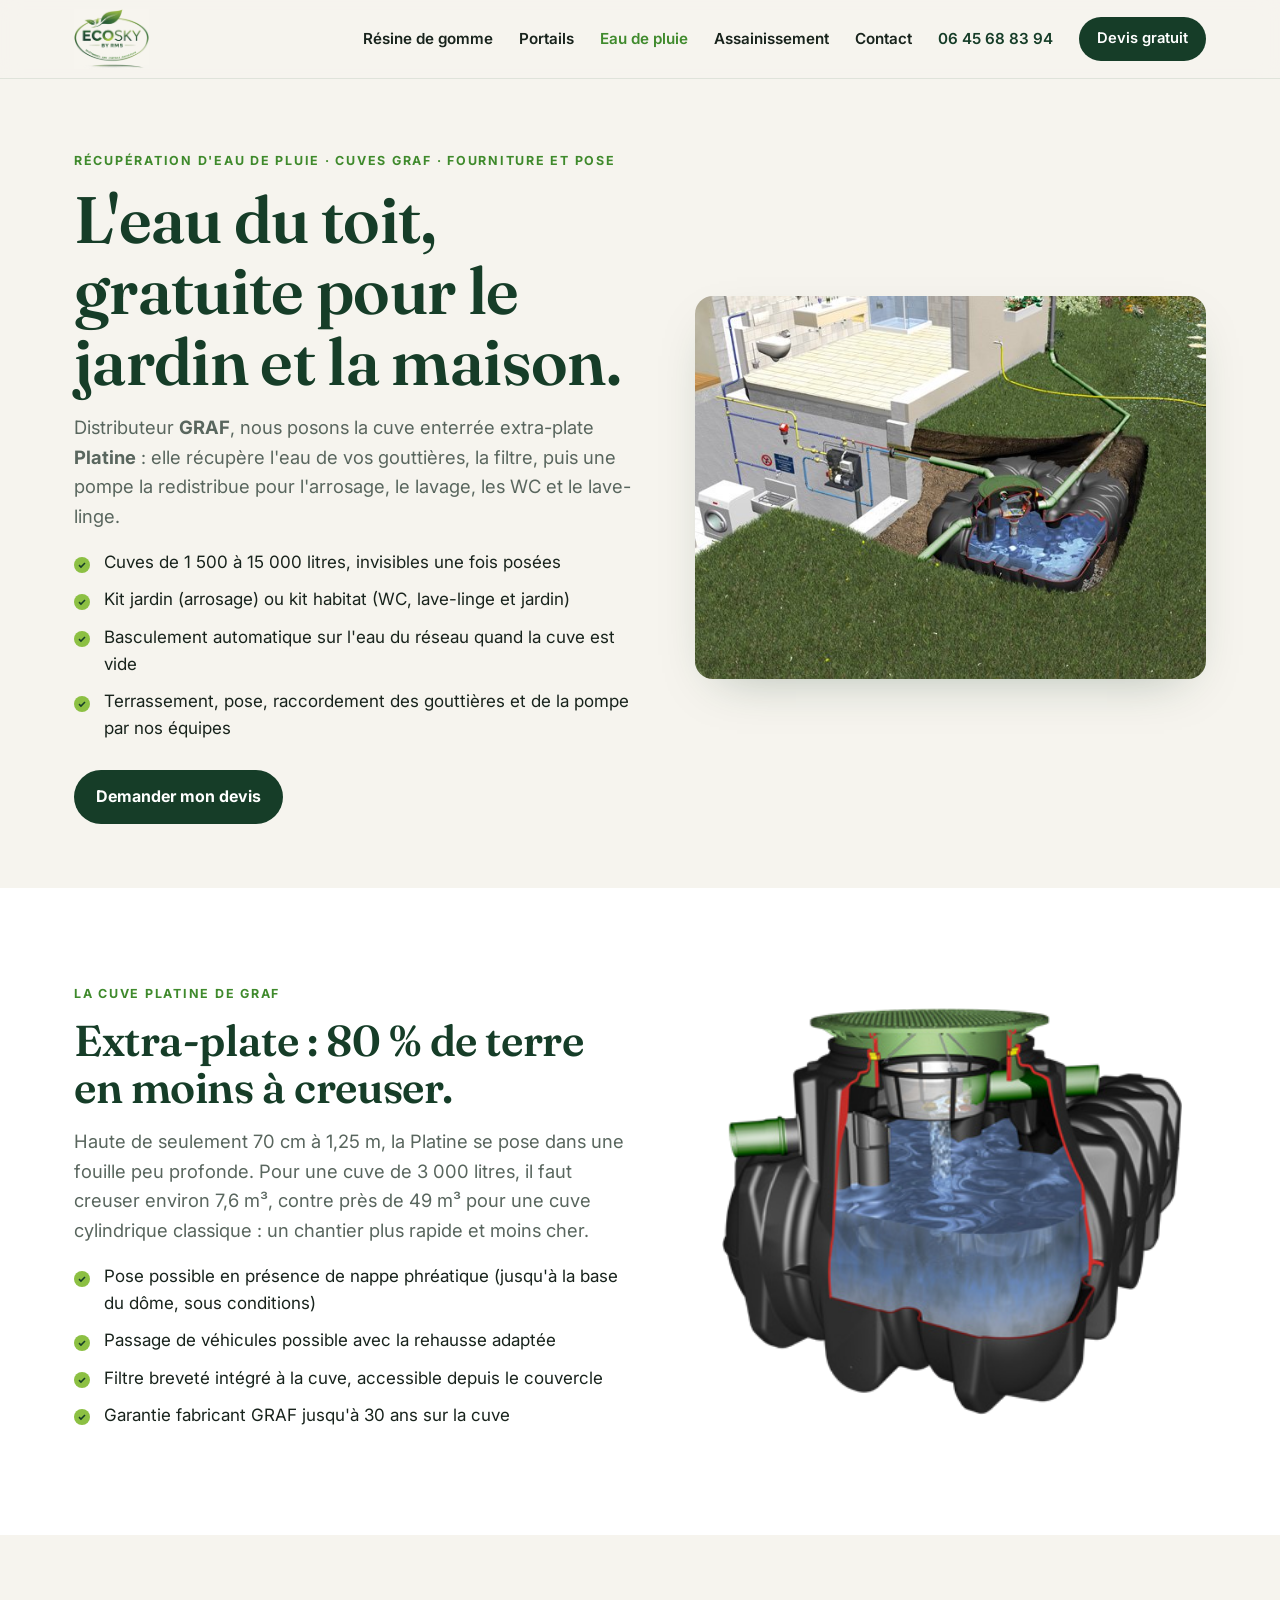
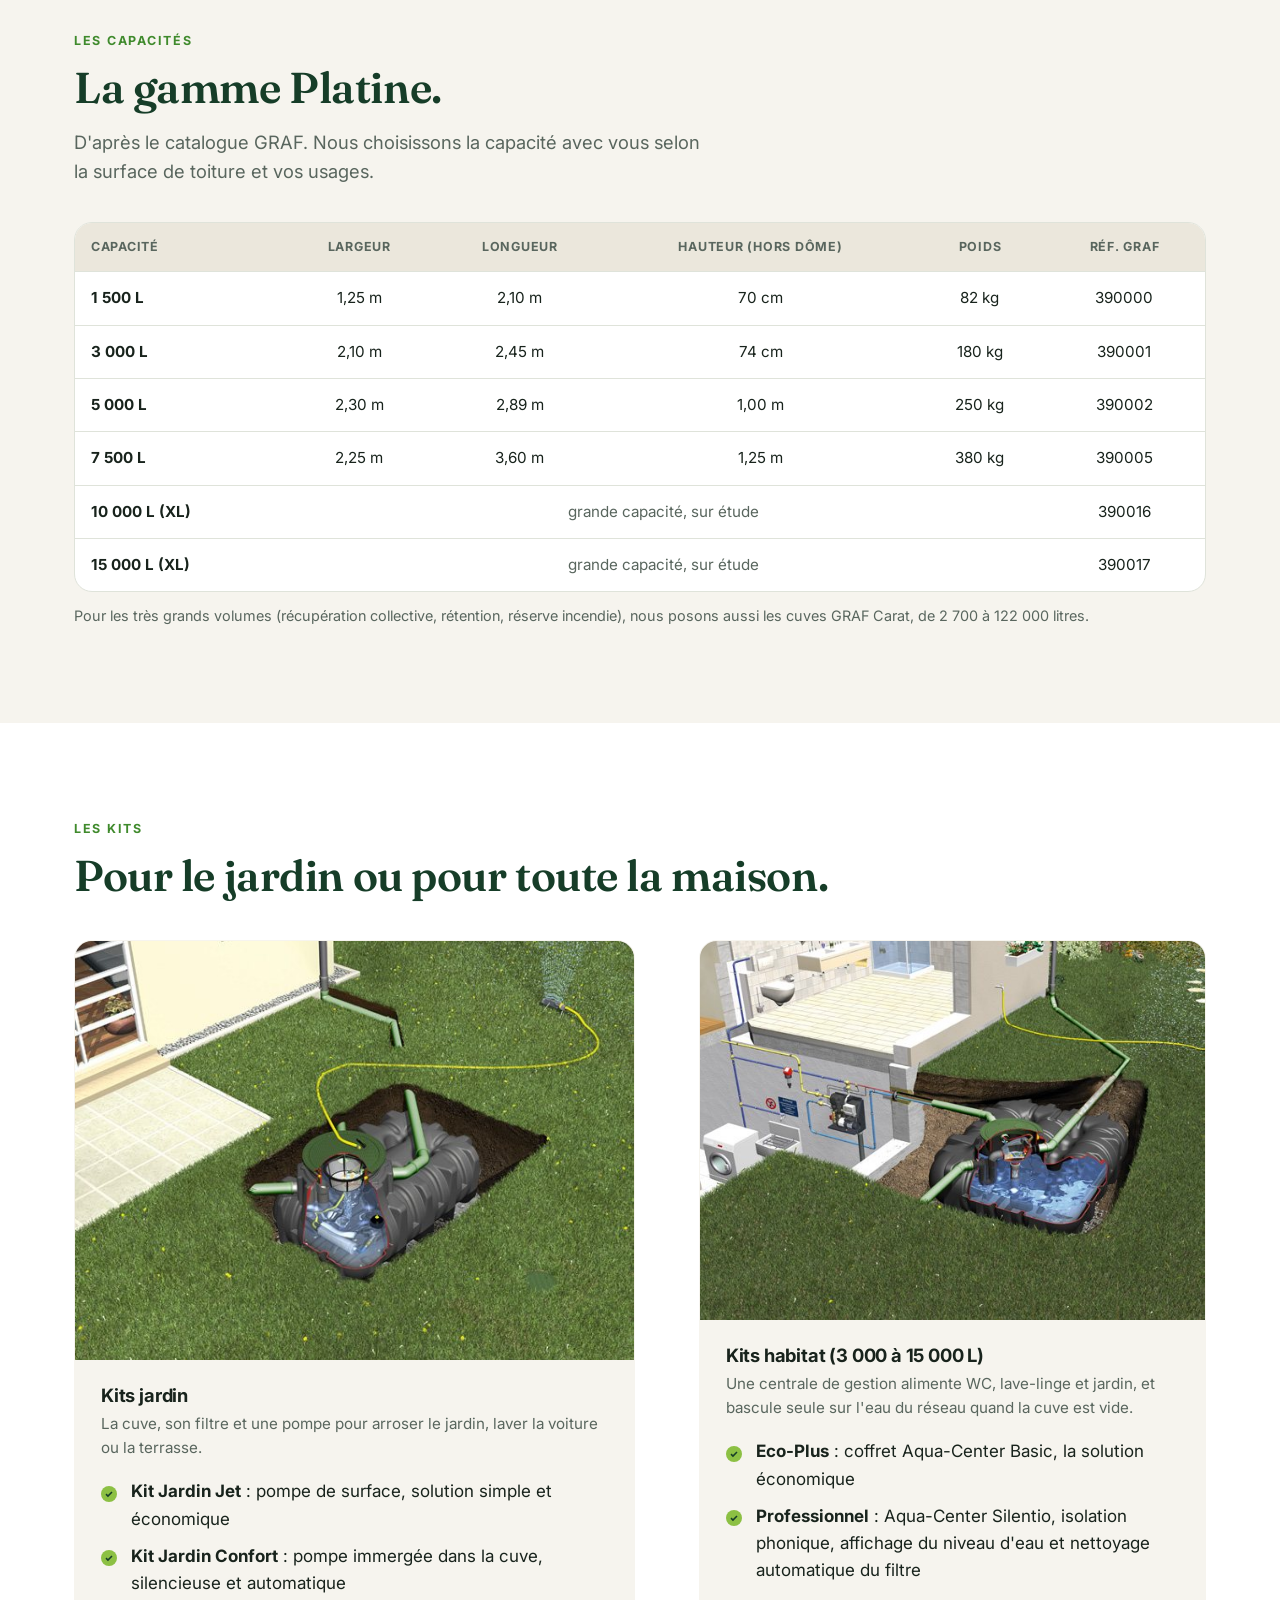
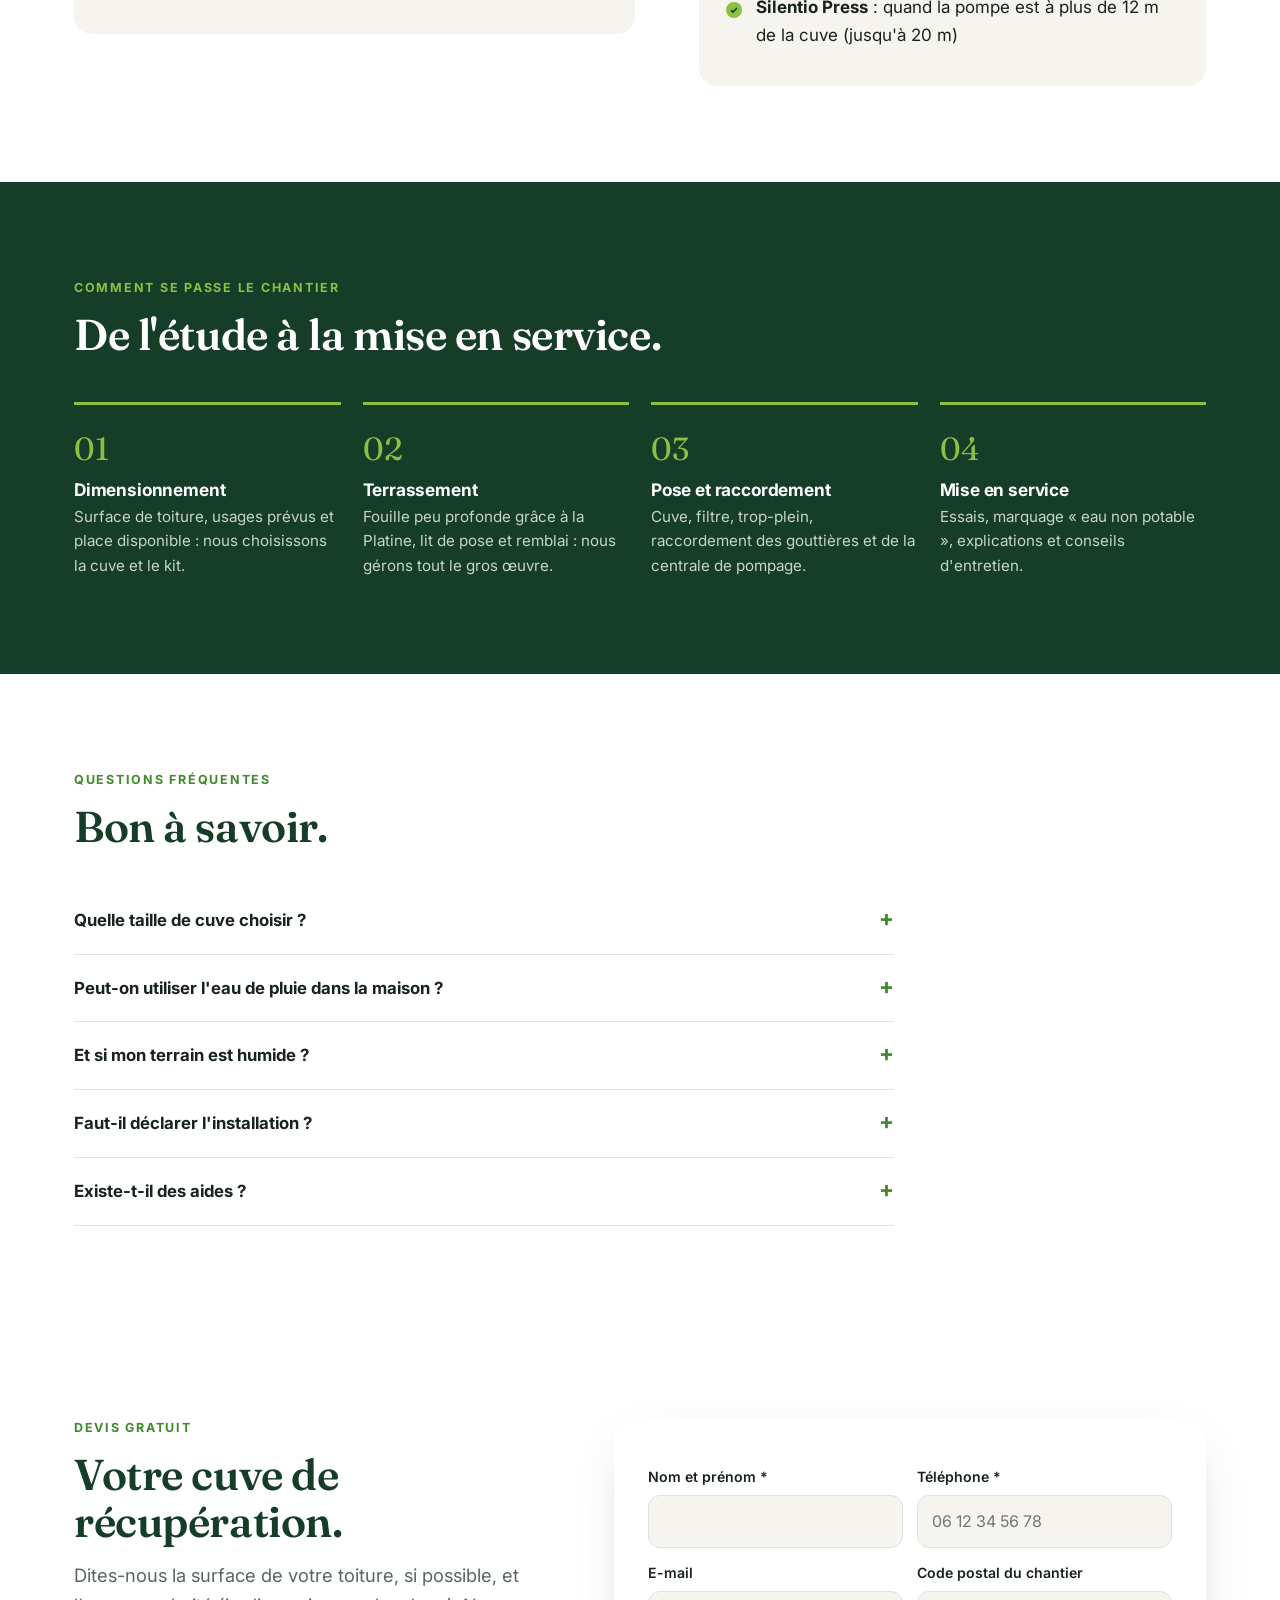
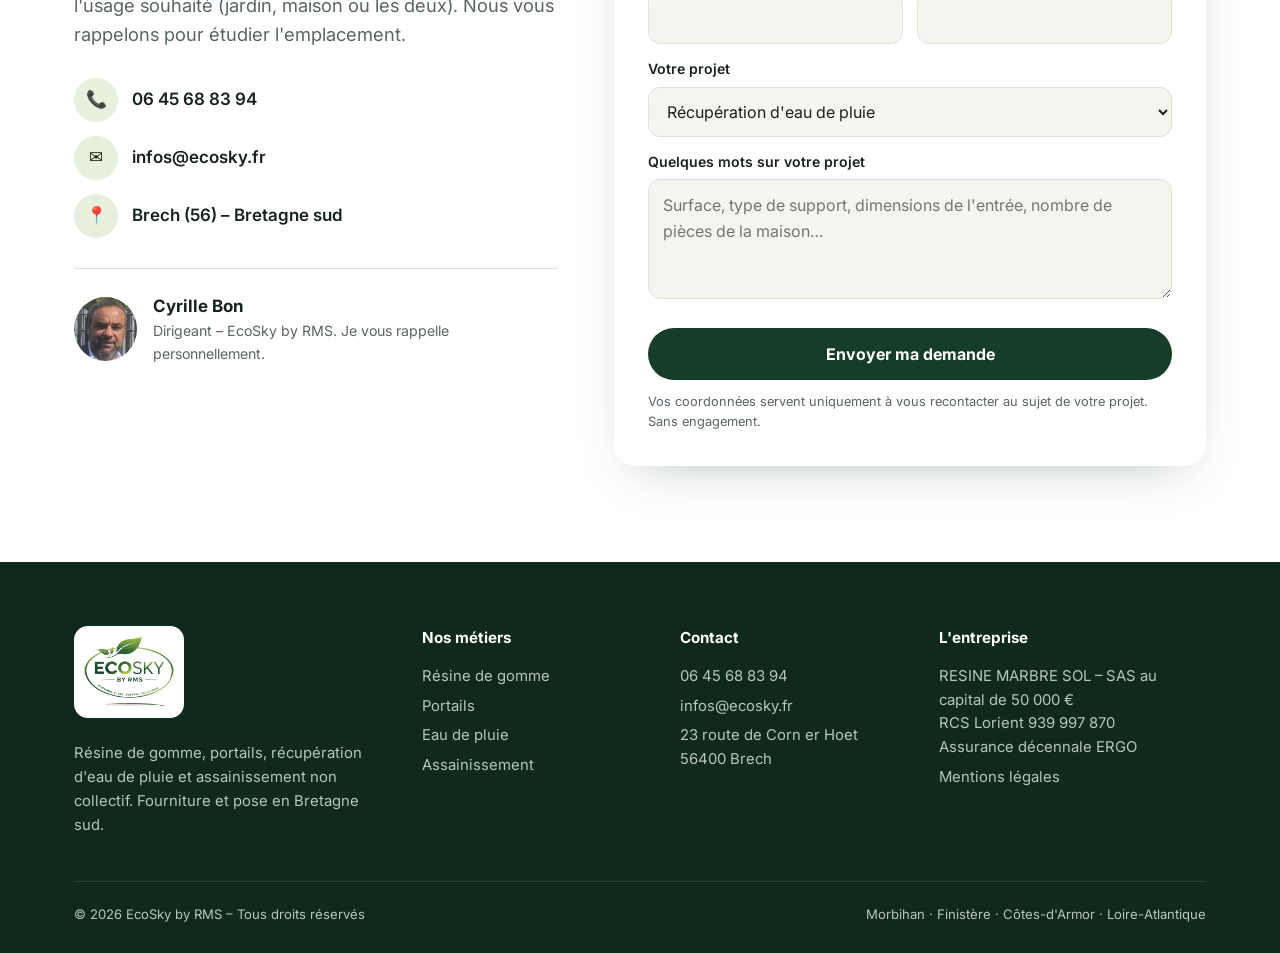
<file: eau-de-pluie.html>
<!doctype html>
<html lang="fr">
<head>
<meta charset="utf-8">
<meta name="viewport" content="width=device-width, initial-scale=1">
<title>Récupération d'eau de pluie : cuve enterrée posée – EcoSky by RMS (Morbihan)</title>
<meta name="description" content="Fourniture et pose de cuves enterrées de récupération d'eau de pluie pour le jardin, les WC et le lave-linge. Terrassement et raccordement compris, en Morbihan et Bretagne sud.">
<link rel="canonical" href="https://www.ecoskybyrms.fr/eau-de-pluie.html">
<meta property="og:title" content="Récupération d'eau de pluie : cuve enterrée posée – EcoSky by RMS (Morbihan)">
<meta property="og:description" content="Fourniture et pose de cuves enterrées de récupération d'eau de pluie pour le jardin, les WC et le lave-linge. Terrassement et raccordement compris, en Morbihan et Bretagne sud.">
<meta property="og:image" content="https://www.ecoskybyrms.fr/img/hero-piscine.jpg">
<meta property="og:type" content="website">
<meta property="og:locale" content="fr_FR">
<link rel="icon" href="/img/favicon.png">
<link rel="preconnect" href="https://fonts.googleapis.com"><link rel="preconnect" href="https://fonts.gstatic.com" crossorigin>
<link href="https://fonts.googleapis.com/css2?family=Fraunces:opsz,wght@9..144,500;9..144,600&family=Inter:wght@400;500;600;700;800&display=swap" rel="stylesheet">
<link rel="stylesheet" href="/style.css?v=1">
<script async src="https://www.googletagmanager.com/gtag/js?id=G-WFKEW022VG"></script>
<script>window.dataLayer=window.dataLayer||[];function gtag(){dataLayer.push(arguments);}gtag('js',new Date());gtag('config','G-WFKEW022VG');</script>
<script type="application/ld+json">{"@context":"https://schema.org","@type":"HomeAndConstructionBusiness","name":"EcoSky by RMS","legalName":"RESINE MARBRE SOL","url":"https://www.ecoskybyrms.fr/","logo":"https://www.ecoskybyrms.fr/img/logo.png","image":"https://www.ecoskybyrms.fr/img/hero-piscine.jpg","telephone":"+33645688394","email":"infos@ecosky.fr","address":{"@type":"PostalAddress","streetAddress":"23 route de Corn er Hoet","addressLocality":"Brech","postalCode":"56400","addressCountry":"FR"},"areaServed":["Morbihan","Finistère","Côtes-d'Armor","Loire-Atlantique"],"description":"Résine de gomme EPDM, portails aluminium autoportés, récupération d'eau de pluie et assainissement non collectif easyRock, fourniture et pose en Bretagne sud."}</script>
</head>
<body>
<header class="entete"><div class="wrap">
  <a class="logo" href="/" aria-label="EcoSky by RMS, accueil"><img src="/img/logo.png" alt="EcoSky by RMS" width="75" height="60"></a>
  <nav class="nav" id="nav"><a href="/resine-de-gomme.html">Résine de gomme</a><a href="/portails.html">Portails</a><a href="/eau-de-pluie.html" class="actif">Eau de pluie</a><a href="/assainissement.html">Assainissement</a><a href="/contact.html">Contact</a><a class="tel" href="tel:+33645688394">06 45 68 83 94</a><a class="bouton petit" href="#devis">Devis gratuit</a></nav>
  <button class="burger" aria-label="Menu" onclick="document.getElementById('nav').classList.toggle('ouvert')">☰</button>
</div></header>
<main>

<section class="page-hero"><div class="wrap deux">
  <div><span class="sur">Récupération d'eau de pluie · Cuves GRAF · Fourniture et pose</span><h1>L'eau du toit, gratuite pour le jardin et la maison.</h1>
  <p class="intro">Distributeur <b>GRAF</b>, nous posons la cuve enterrée extra-plate <b>Platine</b> : elle récupère l'eau de vos gouttières, la filtre, puis une pompe la redistribue pour l'arrosage, le lavage, les WC et le lave-linge.</p>
  <ul class="puces"><li>Cuves de 1 500 à 15 000 litres, invisibles une fois posées</li><li>Kit jardin (arrosage) ou kit habitat (WC, lave-linge et jardin)</li><li>Basculement automatique sur l'eau du réseau quand la cuve est vide</li><li>Terrassement, pose, raccordement des gouttières et de la pompe par nos équipes</li></ul>
  <div class="actions" style="margin-top:28px"><a class="bouton" href="#devis">Demander mon devis</a></div></div>
  <div class="photo"><img src="/img/graf-platine-kit-habitat.jpg" alt="Kit habitat GRAF Platine : cuve enterrée reliée à la maison"></div>
</div></section>

<section class="fond-blanc"><div class="wrap deux">
  <div><span class="sur">La cuve Platine de GRAF</span><h2>Extra-plate : 80 % de terre en moins à creuser.</h2>
  <p class="intro">Haute de seulement 70 cm à 1,25 m, la Platine se pose dans une fouille peu profonde. Pour une cuve de 3 000 litres, il faut creuser environ 7,6 m³, contre près de 49 m³ pour une cuve cylindrique classique : un chantier plus rapide et moins cher.</p>
  <ul class="puces"><li>Pose possible en présence de nappe phréatique (jusqu'à la base du dôme, sous conditions)</li><li>Passage de véhicules possible avec la rehausse adaptée</li><li>Filtre breveté intégré à la cuve, accessible depuis le couvercle</li><li>Garantie fabricant GRAF jusqu'à 30 ans sur la cuve</li></ul></div>
  <div style="display:grid;place-items:center"><img src="/img/graf-platine-coupe.png" alt="Vue en coupe de la cuve Platine avec son filtre" style="max-width:460px;width:100%"></div>
</div></section>

<section><div class="wrap">
  <span class="sur">Les capacités</span><h2>La gamme Platine.</h2>
  <p class="intro">D'après le catalogue GRAF. Nous choisissons la capacité avec vous selon la surface de toiture et vos usages.</p>
  <div class="tableau"><table>
    <tr><th>Capacité</th><th>Largeur</th><th>Longueur</th><th>Hauteur (hors dôme)</th><th>Poids</th><th>Réf. GRAF</th></tr>
    <tr><td>1 500 L</td><td>1,25 m</td><td>2,10 m</td><td>70 cm</td><td>82 kg</td><td>390000</td></tr>
    <tr><td>3 000 L</td><td>2,10 m</td><td>2,45 m</td><td>74 cm</td><td>180 kg</td><td>390001</td></tr>
    <tr><td>5 000 L</td><td>2,30 m</td><td>2,89 m</td><td>1,00 m</td><td>250 kg</td><td>390002</td></tr>
    <tr><td>7 500 L</td><td>2,25 m</td><td>3,60 m</td><td>1,25 m</td><td>380 kg</td><td>390005</td></tr>
    <tr><td>10 000 L (XL)</td><td colspan="4" style="color:var(--gris)">grande capacité, sur étude</td><td>390016</td></tr>
    <tr><td>15 000 L (XL)</td><td colspan="4" style="color:var(--gris)">grande capacité, sur étude</td><td>390017</td></tr>
  </table></div>
  <p style="color:var(--gris);font-size:.9rem;margin-top:12px">Pour les très grands volumes (récupération collective, rétention, réserve incendie), nous posons aussi les cuves GRAF Carat, de 2 700 à 122 000 litres.</p>
</div></section>

<section class="fond-blanc"><div class="wrap">
  <span class="sur">Les kits</span><h2>Pour le jardin ou pour toute la maison.</h2>
  <div class="deux" style="margin-top:40px;align-items:start">
    <div class="carte" style="padding:0;overflow:hidden"><img src="/img/graf-platine-kit-jardin.jpg" alt="Kit jardin GRAF Platine" loading="lazy" style="aspect-ratio:4/3;object-fit:cover;width:100%">
      <div style="padding:26px"><h3>Kits jardin</h3><p>La cuve, son filtre et une pompe pour arroser le jardin, laver la voiture ou la terrasse.</p>
      <ul class="puces"><li><b>Kit Jardin Jet</b> : pompe de surface, solution simple et économique</li><li><b>Kit Jardin Confort</b> : pompe immergée dans la cuve, silencieuse et automatique</li></ul></div></div>
    <div class="carte" style="padding:0;overflow:hidden"><img src="/img/graf-platine-kit-habitat.jpg" alt="Kit habitat GRAF Platine" loading="lazy" style="aspect-ratio:4/3;object-fit:cover;width:100%">
      <div style="padding:26px"><h3>Kits habitat (3 000 à 15 000 L)</h3><p>Une centrale de gestion alimente WC, lave-linge et jardin, et bascule seule sur l'eau du réseau quand la cuve est vide.</p>
      <ul class="puces"><li><b>Eco-Plus</b> : coffret Aqua-Center Basic, la solution économique</li><li><b>Professionnel</b> : Aqua-Center Silentio, isolation phonique, affichage du niveau d'eau et nettoyage automatique du filtre</li><li><b>Silentio Press</b> : quand la pompe est à plus de 12 m de la cuve (jusqu'à 20 m)</li></ul></div></div>
  </div>
</div></section>

<section class="fond-foret"><div class="wrap">
  <span class="sur" style="color:var(--lime)">Comment se passe le chantier</span><h2>De l'étude à la mise en service.</h2>
  <div class="etapes">
    <div class="etape"><h3>Dimensionnement</h3><p>Surface de toiture, usages prévus et place disponible : nous choisissons la cuve et le kit.</p></div>
    <div class="etape"><h3>Terrassement</h3><p>Fouille peu profonde grâce à la Platine, lit de pose et remblai : nous gérons tout le gros œuvre.</p></div>
    <div class="etape"><h3>Pose et raccordement</h3><p>Cuve, filtre, trop-plein, raccordement des gouttières et de la centrale de pompage.</p></div>
    <div class="etape"><h3>Mise en service</h3><p>Essais, marquage « eau non potable », explications et conseils d'entretien.</p></div>
  </div>
</div></section>

<section class="fond-blanc"><div class="wrap">
  <span class="sur">Questions fréquentes</span><h2>Bon à savoir.</h2>
  <div class="faq"><details><summary>Quelle taille de cuve choisir ?</summary><p>Elle dépend de la surface de toiture raccordée et de vos usages. Pour un simple arrosage, 1 500 à 3 000 litres suffisent souvent ; pour alimenter WC et lave-linge, on prévoit généralement de 3 000 à 7 500 litres. Nous la dimensionnons avec vous lors de la visite.</p></details><details><summary>Peut-on utiliser l'eau de pluie dans la maison ?</summary><p>Oui, pour les WC, le lavage des sols et le lave-linge, avec un réseau séparé et bien identifié, conformément à la réglementation. Elle n'est pas utilisée pour l'eau de boisson.</p></details><details><summary>Et si mon terrain est humide ?</summary><p>La Platine peut être posée en présence de nappe phréatique, jusqu'à la base du dôme et sous conditions de remblai. Nous vérifions le terrain lors de la visite.</p></details><details><summary>Faut-il déclarer l'installation ?</summary><p>Si l'eau de pluie est utilisée à l'intérieur de la maison, une déclaration en mairie est nécessaire. Nous vous indiquons la démarche.</p></details><details><summary>Existe-t-il des aides ?</summary><p>Certaines communes et intercommunalités aident l'installation de récupérateurs. Renseignez-vous auprès de votre mairie : nous vous fournissons le devis détaillé nécessaire au dossier.</p></details></div>
</div></section>
<section class="fond-blanc" id="devis"><div class="wrap devis">
  <div><span class="sur">Devis gratuit</span><h2>Votre cuve de récupération.</h2><p class="intro">Dites-nous la surface de votre toiture, si possible, et l'usage souhaité (jardin, maison ou les deux). Nous vous rappelons pour étudier l'emplacement.</p>
    <div class="contact-direct">
      <a href="tel:+33645688394"><i>📞</i>06 45 68 83 94</a>
      <a href="mailto:infos@ecosky.fr"><i>✉️</i>infos@ecosky.fr</a>
      <div><i>📍</i>Brech (56) – Bretagne sud</div>
    </div>
    <div class="signature"><img src="/img/cyrille-bon.jpg" alt="Cyrille Bon"><div><b>Cyrille Bon</b><small>Dirigeant – EcoSky by RMS. Je vous rappelle personnellement.</small></div></div>
  </div>
  <form class="form demande" novalidate>
    <div class="ligne"><div><label for="nom">Nom et prénom *</label><input id="nom" name="nom" required autocomplete="name"></div>
    <div><label for="tel">Téléphone *</label><input id="tel" name="telephone" type="tel" required autocomplete="tel" placeholder="06 12 34 56 78"></div></div>
    <div class="ligne"><div><label for="email">E-mail</label><input id="email" name="email" type="email" autocomplete="email"></div>
    <div><label for="cp">Code postal du chantier</label><input id="cp" name="cp" inputmode="numeric" maxlength="5" autocomplete="postal-code"></div></div>
    <label for="act">Votre projet</label><select id="act" name="activite"><option>Résine de gomme</option><option>Portail</option><option selected>Récupération d'eau de pluie</option><option>Assainissement (easyRock)</option><option>Autre demande</option></select>
    <label for="msg">Quelques mots sur votre projet</label><textarea id="msg" name="message" placeholder="Surface, type de support, dimensions de l'entrée, nombre de pièces de la maison…"></textarea>
    <input class="piege" name="site" tabindex="-1" autocomplete="off" aria-hidden="true">
    <button class="bouton" type="submit">Envoyer ma demande</button>
    <p class="note">Vos coordonnées servent uniquement à vous recontacter au sujet de votre projet. Sans engagement.</p>
    <div class="msg" role="status"></div>
  </form>
</div></section>
</main>
<footer class="pied"><div class="wrap">
  <div class="colonnes">
    <div><span class="logo-pied"><img src="/img/logo.png" alt="EcoSky by RMS"></span>
      <p>Résine de gomme, portails, récupération d'eau de pluie et assainissement non collectif. Fourniture et pose en Bretagne sud.</p></div>
    <div><h4>Nos métiers</h4><a href="/resine-de-gomme.html">Résine de gomme</a><a href="/portails.html">Portails</a><a href="/eau-de-pluie.html">Eau de pluie</a><a href="/assainissement.html">Assainissement</a></div>
    <div><h4>Contact</h4><a href="tel:+33645688394">06 45 68 83 94</a><a href="mailto:infos@ecosky.fr">infos@ecosky.fr</a><span>23 route de Corn er Hoet<br>56400 Brech</span></div>
    <div><h4>L'entreprise</h4><span>RESINE MARBRE SOL – SAS au capital de 50 000 €<br>RCS Lorient 939 997 870<br>Assurance décennale ERGO</span><a href="/mentions-legales.html">Mentions légales</a></div>
  </div>
  <div class="bas"><span>© 2026 EcoSky by RMS – Tous droits réservés</span><span>Morbihan · Finistère · Côtes-d'Armor · Loire-Atlantique</span></div>
</div></footer>
<a class="bouton appel-mobile" href="tel:+33645688394">📞 Appeler</a>
<script>
document.querySelectorAll('form.demande').forEach(function(f){
  f.addEventListener('submit', async function(e){
    e.preventDefault();
    var m=f.querySelector('.msg'), b=f.querySelector('button'); m.className='msg';
    if(f.site && f.site.value){ m.className='msg ok'; m.textContent='Merci !'; return; }
    b.disabled=true; b.textContent='Envoi…';
    try{
      var r=await fetch('https://wklddwumirkdjkbxvzyj.supabase.co/rest/v1/rpc/site_demande',{method:'POST',headers:{'apikey':'sb_publishable_nacX-UD9ZwjpJ1C9Za8xxQ_tIhHW8nO','Content-Type':'application/json'},
        body:JSON.stringify({p_nom:f.nom.value,p_telephone:f.telephone.value,p_email:f.email.value,p_code_postal:f.cp.value,p_activite:f.activite.value,p_message:f.message.value,p_page:location.pathname})});
      var j=await r.json();
      if(j && j.ok){ m.className='msg ok'; m.textContent='Merci, votre demande est bien envoyée. Nous vous rappelons rapidement, en général sous 24 h ouvrées.'; f.reset();
        if(window.gtag) gtag('event','generate_lead',{activite:f.activite.value}); }
      else { m.className='msg ko'; m.textContent=(j && (j.erreur||j.message)) || 'Une erreur est survenue, appelez-nous au 06 45 68 83 94.'; }
    }catch(err){ m.className='msg ko'; m.textContent='Connexion impossible. Appelez-nous au 06 45 68 83 94.'; }
    b.disabled=false; b.textContent='Envoyer ma demande';
  });
});
</script>
</body>
</html>
</file>
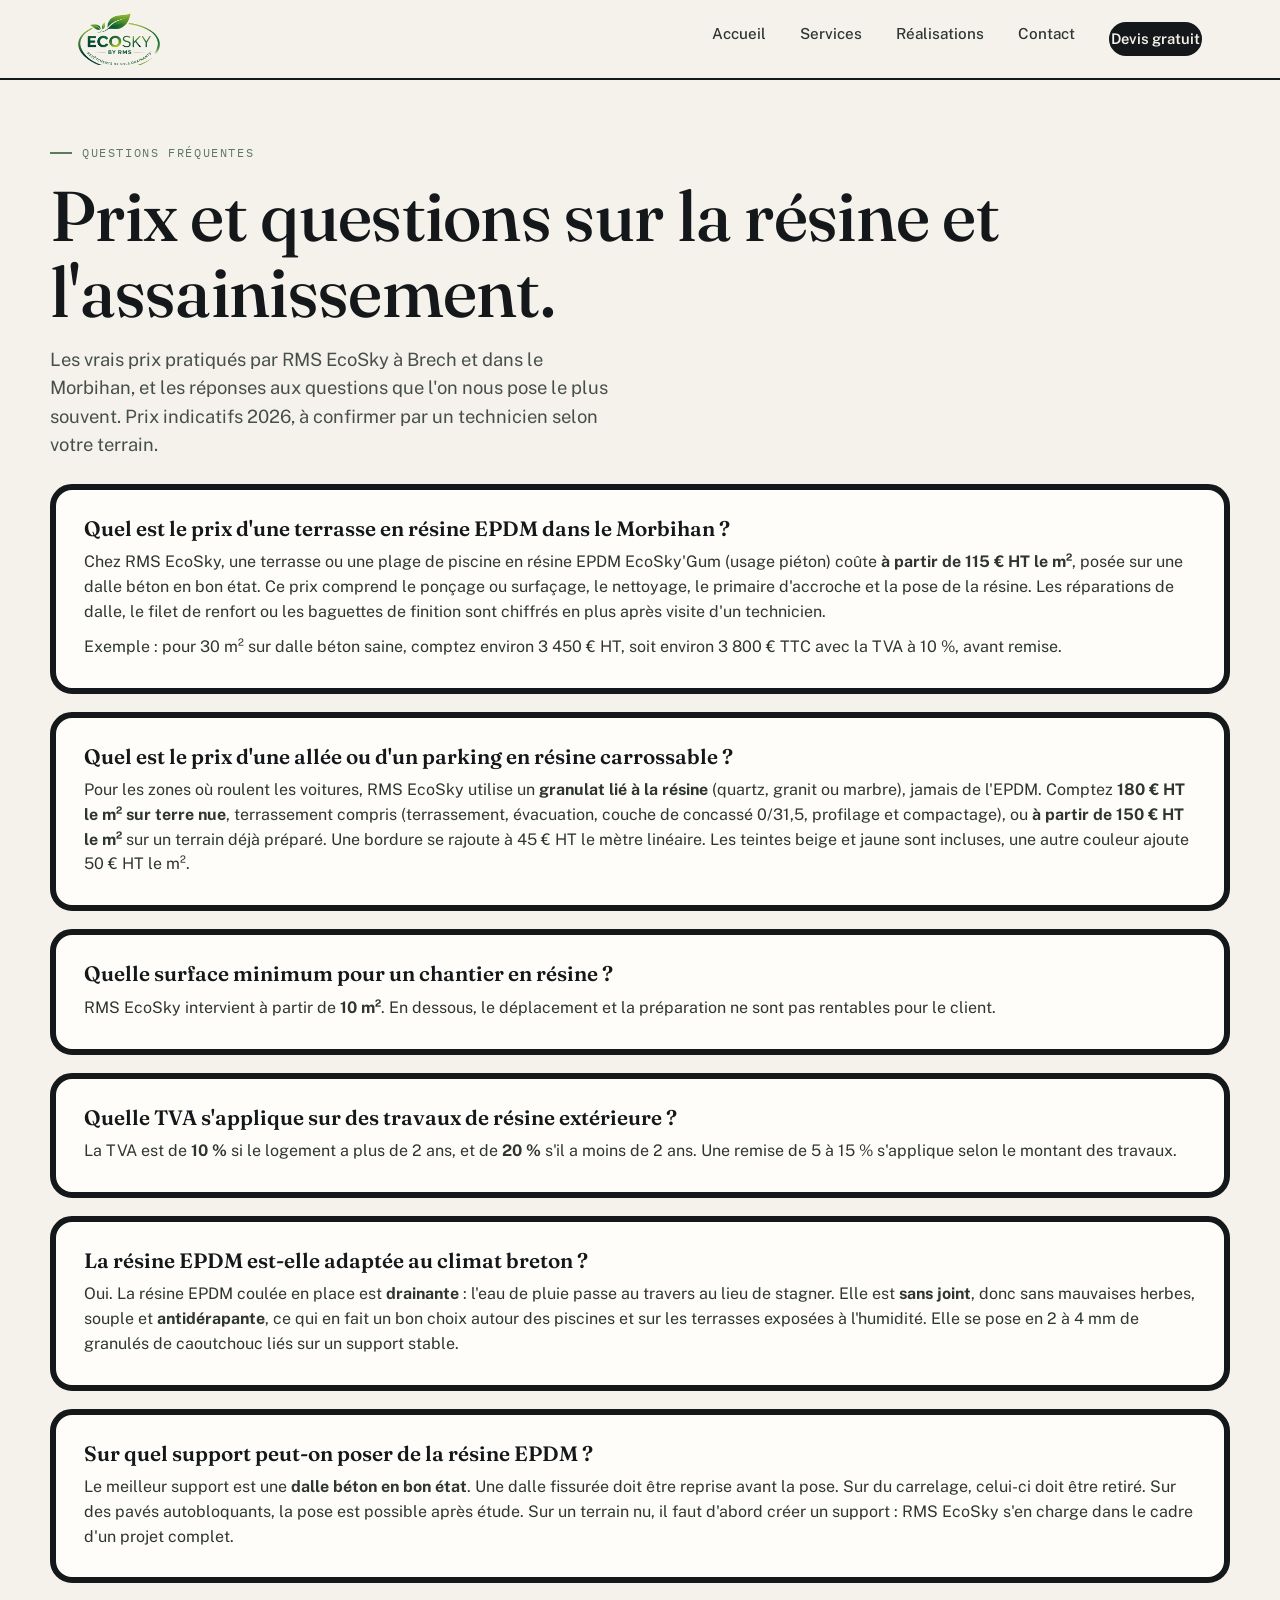
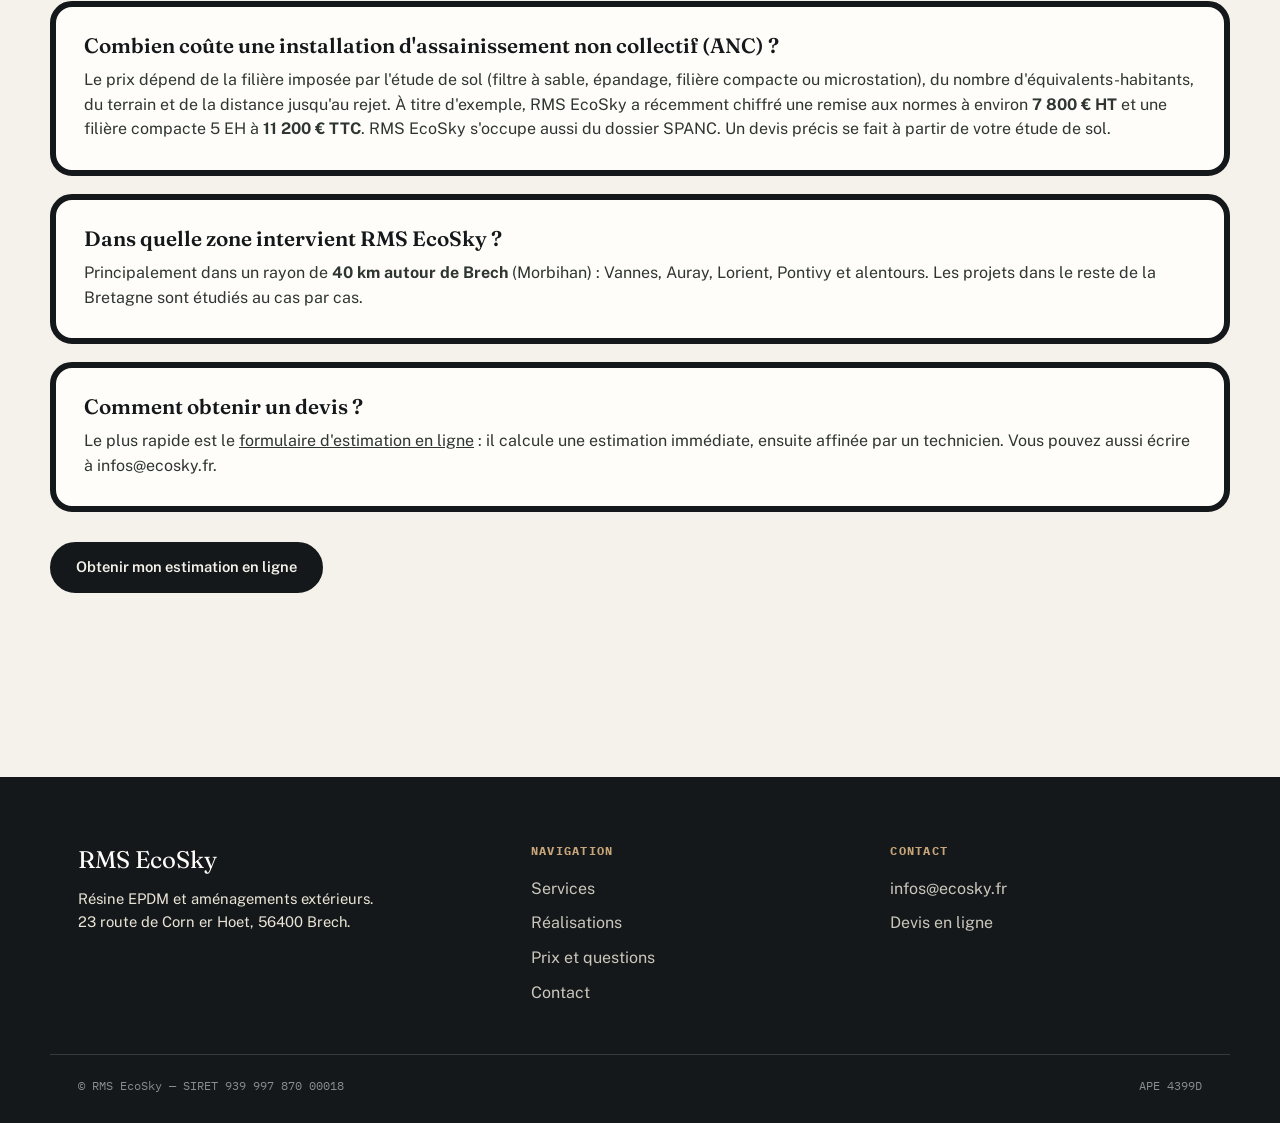
<file: faq.html>
<!DOCTYPE html>
<html lang="fr">
<head>
<meta charset="UTF-8">
<meta name="viewport" content="width=device-width, initial-scale=1.0">
<title>Prix résine EPDM, allée carrossable et assainissement — FAQ | RMS EcoSky, Morbihan</title>
<meta name="description" content="Prix d'une terrasse en résine EPDM (à partir de 115 € HT/m²), d'une allée carrossable en granulat lié (150 à 180 € HT/m²), TVA, surface minimum et assainissement : les réponses de RMS EcoSky, artisan à Brech (Morbihan).">
<link rel="canonical" href="https://www.ecosky.fr/faq.html">
<link rel="stylesheet" href="styles.css">
<link rel="manifest" href="/manifest.json">
<meta name="theme-color" content="#14181A">
<link rel="apple-touch-icon" href="images/icon-192.png">
<script type="application/ld+json">{"@context": "https://schema.org", "@type": "FAQPage", "mainEntity": [{"@type": "Question", "name": "Quel est le prix d'une terrasse en résine EPDM dans le Morbihan ?", "acceptedAnswer": {"@type": "Answer", "text": "Chez RMS EcoSky, une terrasse ou une plage de piscine en résine EPDM EcoSky'Gum (usage piéton) coûte à partir de 115 € HT le m² , posée sur une dalle béton en bon état. Ce prix comprend le ponçage ou surfaçage, le nettoyage, le primaire d'accroche et la pose de la résine. Les réparations de dalle, le filet de renfort ou les baguettes de finition sont chiffrés en plus après visite d'un technicien. Exemple : pour 30 m² sur dalle béton saine, comptez environ 3 450 € HT, soit environ 3 800 € TTC avec la TVA à 10 %, avant remise."}}, {"@type": "Question", "name": "Quel est le prix d'une allée ou d'un parking en résine carrossable ?", "acceptedAnswer": {"@type": "Answer", "text": "Pour les zones où roulent les voitures, RMS EcoSky utilise un granulat lié à la résine (quartz, granit ou marbre), jamais de l'EPDM. Comptez 180 € HT le m² sur terre nue , terrassement compris (terrassement, évacuation, couche de concassé 0/31,5, profilage et compactage), ou à partir de 150 € HT le m² sur un terrain déjà préparé. Une bordure se rajoute à 45 € HT le mètre linéaire. Les teintes beige et jaune sont incluses, une autre couleur ajoute 50 € HT le m²."}}, {"@type": "Question", "name": "Quelle surface minimum pour un chantier en résine ?", "acceptedAnswer": {"@type": "Answer", "text": "RMS EcoSky intervient à partir de 10 m² . En dessous, le déplacement et la préparation ne sont pas rentables pour le client."}}, {"@type": "Question", "name": "Quelle TVA s'applique sur des travaux de résine extérieure ?", "acceptedAnswer": {"@type": "Answer", "text": "La TVA est de 10 % si le logement a plus de 2 ans, et de 20 % s'il a moins de 2 ans. Une remise de 5 à 15 % s'applique selon le montant des travaux."}}, {"@type": "Question", "name": "La résine EPDM est-elle adaptée au climat breton ?", "acceptedAnswer": {"@type": "Answer", "text": "Oui. La résine EPDM coulée en place est drainante : l'eau de pluie passe au travers au lieu de stagner. Elle est sans joint , donc sans mauvaises herbes, souple et antidérapante , ce qui en fait un bon choix autour des piscines et sur les terrasses exposées à l'humidité. Elle se pose en 2 à 4 mm de granulés de caoutchouc liés sur un support stable."}}, {"@type": "Question", "name": "Sur quel support peut-on poser de la résine EPDM ?", "acceptedAnswer": {"@type": "Answer", "text": "Le meilleur support est une dalle béton en bon état . Une dalle fissurée doit être reprise avant la pose. Sur du carrelage, celui-ci doit être retiré. Sur des pavés autobloquants, la pose est possible après étude. Sur un terrain nu, il faut d'abord créer un support : RMS EcoSky s'en charge dans le cadre d'un projet complet."}}, {"@type": "Question", "name": "Combien coûte une installation d'assainissement non collectif (ANC) ?", "acceptedAnswer": {"@type": "Answer", "text": "Le prix dépend de la filière imposée par l'étude de sol (filtre à sable, épandage, filière compacte ou microstation), du nombre d'équivalents-habitants, du terrain et de la distance jusqu'au rejet. À titre d'exemple, RMS EcoSky a récemment chiffré une remise aux normes à environ 7 800 € HT et une filière compacte 5 EH à 11 200 € TTC . RMS EcoSky s'occupe aussi du dossier SPANC. Un devis précis se fait à partir de votre étude de sol."}}, {"@type": "Question", "name": "Dans quelle zone intervient RMS EcoSky ?", "acceptedAnswer": {"@type": "Answer", "text": "Principalement dans un rayon de 40 km autour de Brech (Morbihan) : Vannes, Auray, Lorient, Pontivy et alentours. Les projets dans le reste de la Bretagne sont étudiés au cas par cas."}}, {"@type": "Question", "name": "Comment obtenir un devis ?", "acceptedAnswer": {"@type": "Answer", "text": "Le plus rapide est le formulaire d'estimation en ligne : il calcule une estimation immédiate, ensuite affinée par un technicien. Vous pouvez aussi écrire à infos@ecosky.fr."}}]}</script>
</head>
<body>

<header class="site">
  <nav class="wrap">
    <a href="index.html" class="logo"><img src="images/logo.png" alt="RMS EcoSky"></a>
    <ul class="navlinks" id="navlinks">
      <li><a href="index.html">Accueil</a></li>
      <li><a href="services.html">Services</a></li>
      <li><a href="realisations.html">Réalisations</a></li>
      <li><a href="contact.html">Contact</a></li>
      <li><a class="btn" href="https://salesflow-ecosky.vercel.app/estimation.html" target="_blank" rel="noopener">Devis gratuit</a></li>
    </ul>
    <button class="burger" id="burger" aria-label="Menu"><span></span><span></span><span></span></button>
  </nav>
</header>

<main>
  <section class="wrap" style="padding:64px 0 24px;">
    <p class="eyebrow">Questions fréquentes</p>
    <h1 style="margin-top:16px;">Prix et questions sur la résine et l'assainissement.</h1>
    <p class="lead" style="margin-top:16px;">Les vrais prix pratiqués par RMS EcoSky à Brech et dans le Morbihan, et les réponses aux questions que l'on nous pose le plus souvent. Prix indicatifs 2026, à confirmer par un technicien selon votre terrain.</p>
  </section>
  <section class="wrap" style="padding:0 0 64px;display:flex;flex-direction:column;gap:18px;">
<article class="resin-card" style="padding:28px;"><h2 style="font-size:1.3rem">Quel est le prix d&#x27;une terrasse en résine EPDM dans le Morbihan ?</h2><div style="margin-top:10px;display:flex;flex-direction:column;gap:10px;"><p>Chez RMS EcoSky, une terrasse ou une plage de piscine en résine EPDM EcoSky'Gum (usage piéton) coûte <b>à partir de 115 € HT le m²</b>, posée sur une dalle béton en bon état. Ce prix comprend le ponçage ou surfaçage, le nettoyage, le primaire d'accroche et la pose de la résine. Les réparations de dalle, le filet de renfort ou les baguettes de finition sont chiffrés en plus après visite d'un technicien.</p><p>Exemple : pour 30 m² sur dalle béton saine, comptez environ 3 450 € HT, soit environ 3 800 € TTC avec la TVA à 10 %, avant remise.</p></div></article>
<article class="resin-card" style="padding:28px;"><h2 style="font-size:1.3rem">Quel est le prix d&#x27;une allée ou d&#x27;un parking en résine carrossable ?</h2><div style="margin-top:10px;display:flex;flex-direction:column;gap:10px;"><p>Pour les zones où roulent les voitures, RMS EcoSky utilise un <b>granulat lié à la résine</b> (quartz, granit ou marbre), jamais de l'EPDM. Comptez <b>180 € HT le m² sur terre nue</b>, terrassement compris (terrassement, évacuation, couche de concassé 0/31,5, profilage et compactage), ou <b>à partir de 150 € HT le m²</b> sur un terrain déjà préparé. Une bordure se rajoute à 45 € HT le mètre linéaire. Les teintes beige et jaune sont incluses, une autre couleur ajoute 50 € HT le m².</p></div></article>
<article class="resin-card" style="padding:28px;"><h2 style="font-size:1.3rem">Quelle surface minimum pour un chantier en résine ?</h2><div style="margin-top:10px;display:flex;flex-direction:column;gap:10px;"><p>RMS EcoSky intervient à partir de <b>10 m²</b>. En dessous, le déplacement et la préparation ne sont pas rentables pour le client.</p></div></article>
<article class="resin-card" style="padding:28px;"><h2 style="font-size:1.3rem">Quelle TVA s&#x27;applique sur des travaux de résine extérieure ?</h2><div style="margin-top:10px;display:flex;flex-direction:column;gap:10px;"><p>La TVA est de <b>10 %</b> si le logement a plus de 2 ans, et de <b>20 %</b> s'il a moins de 2 ans. Une remise de 5 à 15 % s'applique selon le montant des travaux.</p></div></article>
<article class="resin-card" style="padding:28px;"><h2 style="font-size:1.3rem">La résine EPDM est-elle adaptée au climat breton ?</h2><div style="margin-top:10px;display:flex;flex-direction:column;gap:10px;"><p>Oui. La résine EPDM coulée en place est <b>drainante</b> : l'eau de pluie passe au travers au lieu de stagner. Elle est <b>sans joint</b>, donc sans mauvaises herbes, souple et <b>antidérapante</b>, ce qui en fait un bon choix autour des piscines et sur les terrasses exposées à l'humidité. Elle se pose en 2 à 4 mm de granulés de caoutchouc liés sur un support stable.</p></div></article>
<article class="resin-card" style="padding:28px;"><h2 style="font-size:1.3rem">Sur quel support peut-on poser de la résine EPDM ?</h2><div style="margin-top:10px;display:flex;flex-direction:column;gap:10px;"><p>Le meilleur support est une <b>dalle béton en bon état</b>. Une dalle fissurée doit être reprise avant la pose. Sur du carrelage, celui-ci doit être retiré. Sur des pavés autobloquants, la pose est possible après étude. Sur un terrain nu, il faut d'abord créer un support : RMS EcoSky s'en charge dans le cadre d'un projet complet.</p></div></article>
<article class="resin-card" style="padding:28px;"><h2 style="font-size:1.3rem">Combien coûte une installation d&#x27;assainissement non collectif (ANC) ?</h2><div style="margin-top:10px;display:flex;flex-direction:column;gap:10px;"><p>Le prix dépend de la filière imposée par l'étude de sol (filtre à sable, épandage, filière compacte ou microstation), du nombre d'équivalents-habitants, du terrain et de la distance jusqu'au rejet. À titre d'exemple, RMS EcoSky a récemment chiffré une remise aux normes à environ <b>7 800 € HT</b> et une filière compacte 5 EH à <b>11 200 € TTC</b>. RMS EcoSky s'occupe aussi du dossier SPANC. Un devis précis se fait à partir de votre étude de sol.</p></div></article>
<article class="resin-card" style="padding:28px;"><h2 style="font-size:1.3rem">Dans quelle zone intervient RMS EcoSky ?</h2><div style="margin-top:10px;display:flex;flex-direction:column;gap:10px;"><p>Principalement dans un rayon de <b>40 km autour de Brech</b> (Morbihan) : Vannes, Auray, Lorient, Pontivy et alentours. Les projets dans le reste de la Bretagne sont étudiés au cas par cas.</p></div></article>
<article class="resin-card" style="padding:28px;"><h2 style="font-size:1.3rem">Comment obtenir un devis ?</h2><div style="margin-top:10px;display:flex;flex-direction:column;gap:10px;"><p>Le plus rapide est le <a href="https://salesflow-ecosky.vercel.app/estimation.html" target="_blank" rel="noopener">formulaire d'estimation en ligne</a> : il calcule une estimation immédiate, ensuite affinée par un technicien. Vous pouvez aussi écrire à infos@ecosky.fr.</p></div></article>
    <a class="btn" style="align-self:flex-start;margin-top:12px;" href="https://salesflow-ecosky.vercel.app/estimation.html" target="_blank" rel="noopener">Obtenir mon estimation en ligne</a>
  </section>
</main>

<footer class="site">
  <div class="wrap">
    <div>
      <div class="foot-logo">RMS EcoSky</div>
      <p style="max-width:34ch; font-size:0.92rem;">Résine EPDM et aménagements extérieurs. 23 route de Corn er Hoet, 56400 Brech.</p>
    </div>
    <div>
      <h4>Navigation</h4>
      <p style="display:flex; flex-direction:column; gap:10px;">
        <a href="services.html">Services</a>
        <a href="realisations.html">Réalisations</a>
        <a href="faq.html">Prix et questions</a>
        <a href="contact.html">Contact</a>
      </p>
    </div>
    <div>
      <h4>Contact</h4>
      <p style="display:flex; flex-direction:column; gap:10px;">
        <a href="mailto:infos@ecosky.fr">infos@ecosky.fr</a>
        <a href="https://salesflow-ecosky.vercel.app/estimation.html" target="_blank" rel="noopener">Devis en ligne</a>
      </p>
    </div>
  </div>
  <div class="wrap legal">
    <span>© RMS EcoSky — SIRET 939 997 870 00018</span>
    <span>APE 4399D</span>
  </div>
</footer>

<script src="script.js"></script>
</body>
</html>
</file>
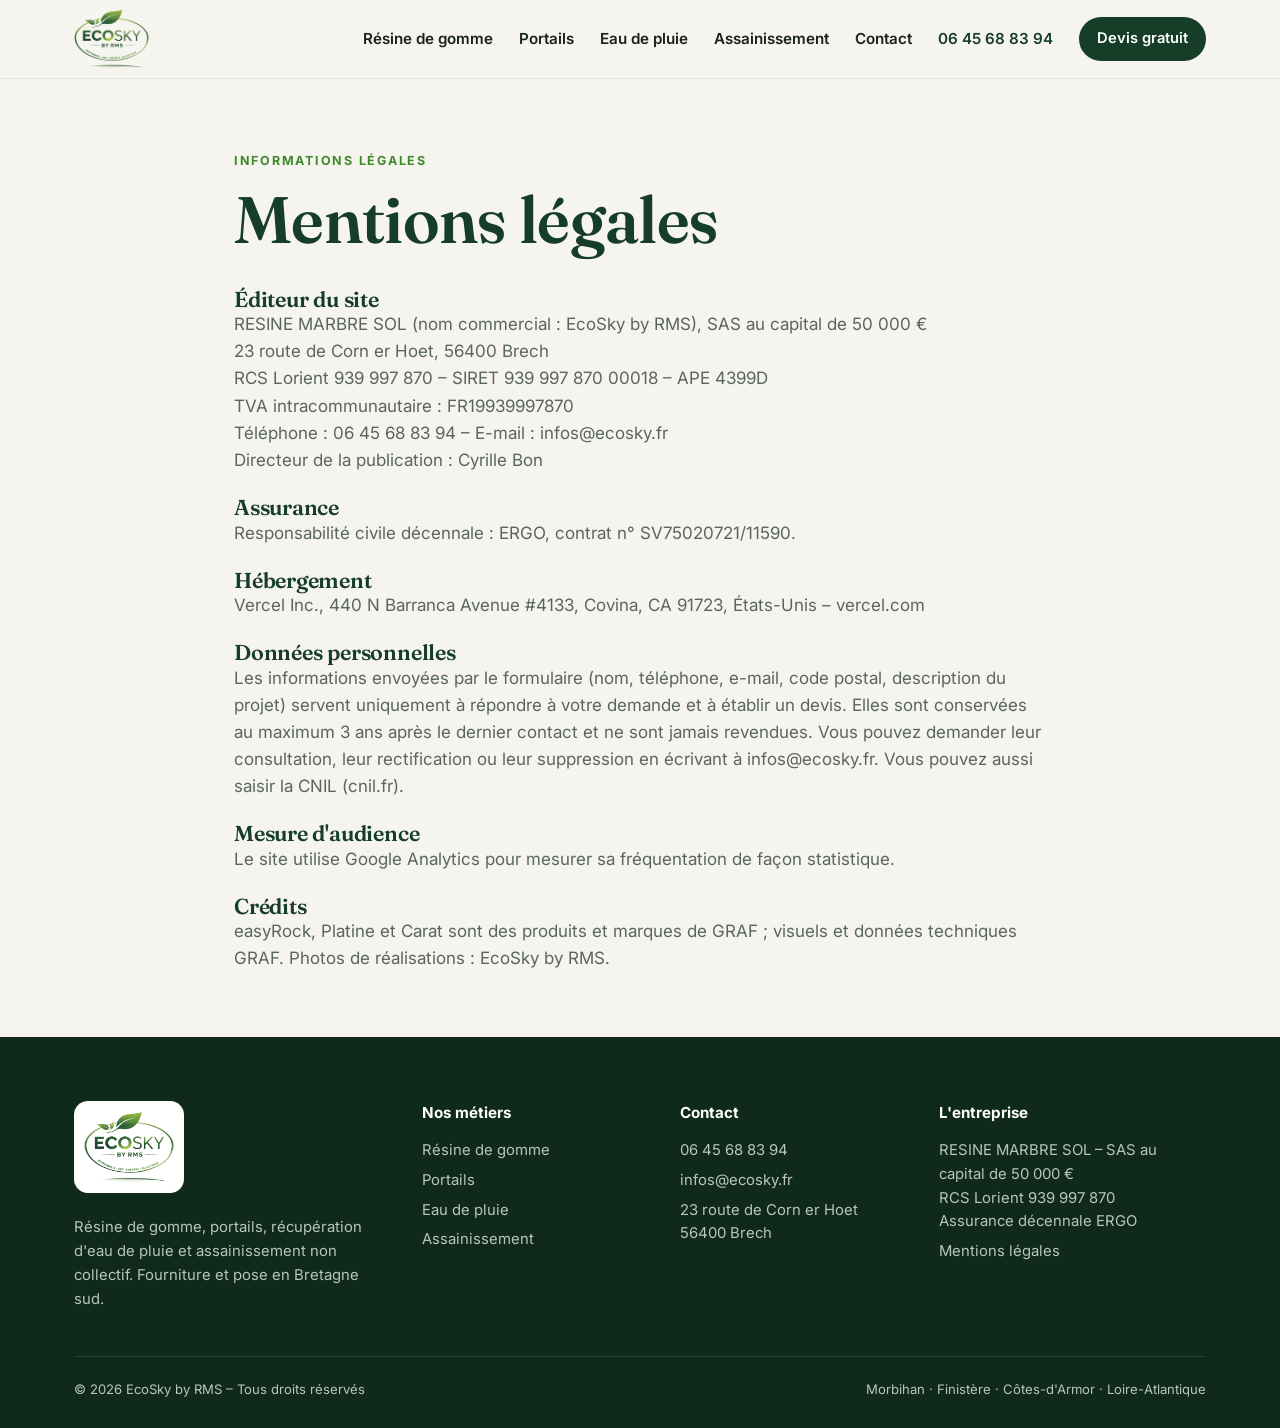
<file: mentions-legales.html>
<!doctype html>
<html lang="fr">
<head>
<meta charset="utf-8">
<meta name="viewport" content="width=device-width, initial-scale=1">
<title>Mentions légales – EcoSky by RMS</title>
<meta name="description" content="Mentions légales du site EcoSky by RMS (RESINE MARBRE SOL).">
<link rel="canonical" href="https://www.ecoskybyrms.fr/mentions-legales.html">
<meta property="og:title" content="Mentions légales – EcoSky by RMS">
<meta property="og:description" content="Mentions légales du site EcoSky by RMS (RESINE MARBRE SOL).">
<meta property="og:image" content="https://www.ecoskybyrms.fr/img/hero-piscine.jpg">
<meta property="og:type" content="website">
<meta property="og:locale" content="fr_FR">
<link rel="icon" href="/img/favicon.png">
<link rel="preconnect" href="https://fonts.googleapis.com"><link rel="preconnect" href="https://fonts.gstatic.com" crossorigin>
<link href="https://fonts.googleapis.com/css2?family=Fraunces:opsz,wght@9..144,500;9..144,600&family=Inter:wght@400;500;600;700;800&display=swap" rel="stylesheet">
<link rel="stylesheet" href="/style.css?v=1">
<script async src="https://www.googletagmanager.com/gtag/js?id=G-WFKEW022VG"></script>
<script>window.dataLayer=window.dataLayer||[];function gtag(){dataLayer.push(arguments);}gtag('js',new Date());gtag('config','G-WFKEW022VG');</script>
<script type="application/ld+json">{"@context":"https://schema.org","@type":"HomeAndConstructionBusiness","name":"EcoSky by RMS","legalName":"RESINE MARBRE SOL","url":"https://www.ecoskybyrms.fr/","logo":"https://www.ecoskybyrms.fr/img/logo.png","image":"https://www.ecoskybyrms.fr/img/hero-piscine.jpg","telephone":"+33645688394","email":"infos@ecosky.fr","address":{"@type":"PostalAddress","streetAddress":"23 route de Corn er Hoet","addressLocality":"Brech","postalCode":"56400","addressCountry":"FR"},"areaServed":["Morbihan","Finistère","Côtes-d'Armor","Loire-Atlantique"],"description":"Résine de gomme EPDM, portails aluminium autoportés, récupération d'eau de pluie et assainissement non collectif easyRock, fourniture et pose en Bretagne sud."}</script>
</head>
<body>
<header class="entete"><div class="wrap">
  <a class="logo" href="/" aria-label="EcoSky by RMS, accueil"><img src="/img/logo.png" alt="EcoSky by RMS" width="75" height="60"></a>
  <nav class="nav" id="nav"><a href="/resine-de-gomme.html">Résine de gomme</a><a href="/portails.html">Portails</a><a href="/eau-de-pluie.html">Eau de pluie</a><a href="/assainissement.html">Assainissement</a><a href="/contact.html">Contact</a><a class="tel" href="tel:+33645688394">06 45 68 83 94</a><a class="bouton petit" href="#devis">Devis gratuit</a></nav>
  <button class="burger" aria-label="Menu" onclick="document.getElementById('nav').classList.toggle('ouvert')">☰</button>
</div></header>
<main>

<section class="page-hero"><div class="wrap" style="max-width:860px">
  <span class="sur">Informations légales</span><h1>Mentions légales</h1>
  <div style="margin-top:32px;display:grid;gap:22px;color:var(--gris)">
  <div><h3>Éditeur du site</h3><p>RESINE MARBRE SOL (nom commercial : EcoSky by RMS), SAS au capital de 50 000 €<br>23 route de Corn er Hoet, 56400 Brech<br>RCS Lorient 939 997 870 – SIRET 939 997 870 00018 – APE 4399D<br>TVA intracommunautaire : FR19939997870<br>Téléphone : 06 45 68 83 94 – E-mail : infos@ecosky.fr<br>Directeur de la publication : Cyrille Bon</p></div>
  <div><h3>Assurance</h3><p>Responsabilité civile décennale : ERGO, contrat n° SV75020721/11590.</p></div>
  <div><h3>Hébergement</h3><p>Vercel Inc., 440 N Barranca Avenue #4133, Covina, CA 91723, États-Unis – vercel.com</p></div>
  <div><h3>Données personnelles</h3><p>Les informations envoyées par le formulaire (nom, téléphone, e-mail, code postal, description du projet) servent uniquement à répondre à votre demande et à établir un devis. Elles sont conservées au maximum 3 ans après le dernier contact et ne sont jamais revendues. Vous pouvez demander leur consultation, leur rectification ou leur suppression en écrivant à infos@ecosky.fr. Vous pouvez aussi saisir la CNIL (cnil.fr).</p></div>
  <div><h3>Mesure d'audience</h3><p>Le site utilise Google Analytics pour mesurer sa fréquentation de façon statistique.</p></div>
  <div><h3>Crédits</h3><p>easyRock, Platine et Carat sont des produits et marques de GRAF ; visuels et données techniques GRAF. Photos de réalisations : EcoSky by RMS.</p></div>
  </div>
</div></section>
</main>
<footer class="pied"><div class="wrap">
  <div class="colonnes">
    <div><span class="logo-pied"><img src="/img/logo.png" alt="EcoSky by RMS"></span>
      <p>Résine de gomme, portails, récupération d'eau de pluie et assainissement non collectif. Fourniture et pose en Bretagne sud.</p></div>
    <div><h4>Nos métiers</h4><a href="/resine-de-gomme.html">Résine de gomme</a><a href="/portails.html">Portails</a><a href="/eau-de-pluie.html">Eau de pluie</a><a href="/assainissement.html">Assainissement</a></div>
    <div><h4>Contact</h4><a href="tel:+33645688394">06 45 68 83 94</a><a href="mailto:infos@ecosky.fr">infos@ecosky.fr</a><span>23 route de Corn er Hoet<br>56400 Brech</span></div>
    <div><h4>L'entreprise</h4><span>RESINE MARBRE SOL – SAS au capital de 50 000 €<br>RCS Lorient 939 997 870<br>Assurance décennale ERGO</span><a href="/mentions-legales.html">Mentions légales</a></div>
  </div>
  <div class="bas"><span>© 2026 EcoSky by RMS – Tous droits réservés</span><span>Morbihan · Finistère · Côtes-d'Armor · Loire-Atlantique</span></div>
</div></footer>
<a class="bouton appel-mobile" href="tel:+33645688394">📞 Appeler</a>
<script>
document.querySelectorAll('form.demande').forEach(function(f){
  f.addEventListener('submit', async function(e){
    e.preventDefault();
    var m=f.querySelector('.msg'), b=f.querySelector('button'); m.className='msg';
    if(f.site && f.site.value){ m.className='msg ok'; m.textContent='Merci !'; return; }
    b.disabled=true; b.textContent='Envoi…';
    try{
      var r=await fetch('https://wklddwumirkdjkbxvzyj.supabase.co/rest/v1/rpc/site_demande',{method:'POST',headers:{'apikey':'sb_publishable_nacX-UD9ZwjpJ1C9Za8xxQ_tIhHW8nO','Content-Type':'application/json'},
        body:JSON.stringify({p_nom:f.nom.value,p_telephone:f.telephone.value,p_email:f.email.value,p_code_postal:f.cp.value,p_activite:f.activite.value,p_message:f.message.value,p_page:location.pathname})});
      var j=await r.json();
      if(j && j.ok){ m.className='msg ok'; m.textContent='Merci, votre demande est bien envoyée. Nous vous rappelons rapidement, en général sous 24 h ouvrées.'; f.reset();
        if(window.gtag) gtag('event','generate_lead',{activite:f.activite.value}); }
      else { m.className='msg ko'; m.textContent=(j && (j.erreur||j.message)) || 'Une erreur est survenue, appelez-nous au 06 45 68 83 94.'; }
    }catch(err){ m.className='msg ko'; m.textContent='Connexion impossible. Appelez-nous au 06 45 68 83 94.'; }
    b.disabled=false; b.textContent='Envoyer ma demande';
  });
});
</script>
</body>
</html>
</file>
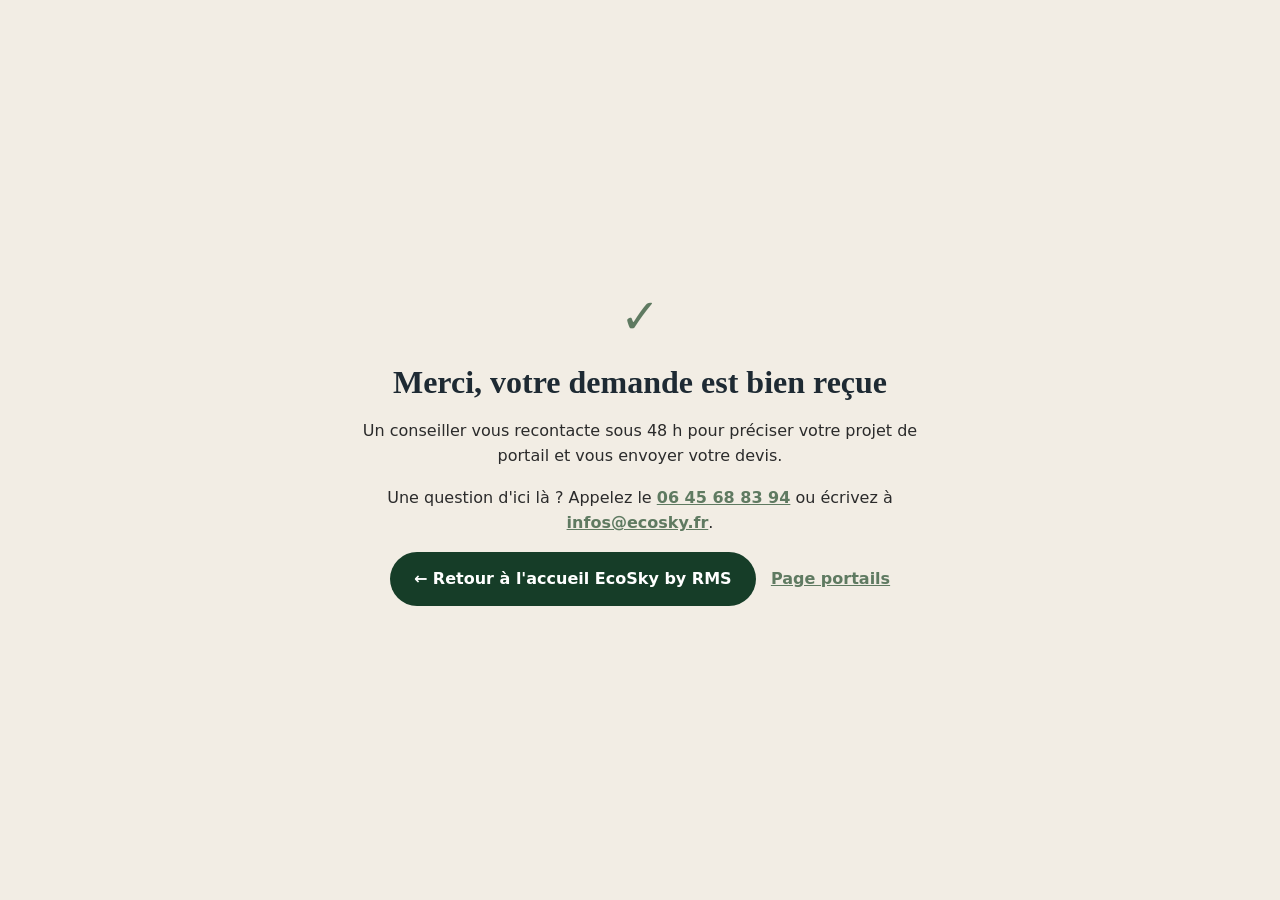
<file: merci-portail.html>
<!DOCTYPE html>
<html lang="fr">
<head>
<meta charset="UTF-8">
<meta name="viewport" content="width=device-width, initial-scale=1, viewport-fit=cover">
<meta name="robots" content="noindex">
<title>Merci, votre demande est bien reçue | Skyeco</title>
<!-- Page de remerciement portails (01/10/2026). Google Ads compte une conversion
     « Demande devis portail » à chaque affichage de cette page (règle sur l'URL « merci-portail »). -->
<script async src="https://www.googletagmanager.com/gtag/js?id=AW-17738090056"></script>
<script>window.dataLayer=window.dataLayer||[];function gtag(){dataLayer.push(arguments);}gtag('js',new Date());gtag('config','AW-17738090056');gtag('event','demande_devis_portail');</script>
<style>
:root{--nuit:#1E2A33;--sable:#F2EDE4;--sauge:#5F7A61;--texte:#2B2B2B;padding-top:env(safe-area-inset-top,0px);padding-bottom:env(safe-area-inset-bottom,0px)}
@media (prefers-color-scheme: dark){:root:not([data-theme="light"]){--sable:#141C22;--texte:#E8E4DC;--nuit:#E8E4DC}}
body{margin:0;min-height:100vh;display:grid;place-items:center;background:var(--sable);color:var(--texte);font-family:system-ui,-apple-system,"Segoe UI",Roboto,sans-serif;line-height:1.6;padding:24px;box-sizing:border-box}
main{max-width:560px;text-align:center}
.ok{font-size:3rem;color:var(--sauge);margin:0}
h1{font-family:Georgia,"Times New Roman",serif;color:var(--nuit);font-size:2rem;line-height:1.2;margin:8px 0 14px}
a{color:var(--sauge);font-weight:600}
.detail{text-align:left;margin:24px 0;padding:20px 22px;border:1px solid rgba(95,122,97,.35);border-radius:12px}
.detail h2{font-family:Georgia,"Times New Roman",serif;color:var(--nuit);font-size:1.25rem;margin:0 0 12px}
.detail table{width:100%;border-collapse:collapse;font-size:.92rem}
.detail td{padding:6px 0;border-bottom:1px solid rgba(127,127,127,.2);vertical-align:top}
.detail td:last-child{text-align:right;white-space:nowrap;padding-left:12px}
.detail tr.total td{font-weight:700;font-size:1.05rem;border-bottom:none;padding-top:10px}
.detail .mention{font-size:.8rem;opacity:.8;margin:12px 0 0}
</style>
</head>
<body>
<main>
  <p class="ok" aria-hidden="true">✓</p>
  <h1>Merci, votre demande est bien reçue</h1>
  <div id="detailPrix" class="detail" hidden>
    <h2>Le détail de votre prix</h2>
    <table id="detailTable"></table>
    <p class="mention">Prix indicatif établi à partir de nos grilles fournisseur, pose comprise. Le prix ferme est confirmé après relevé de côtes sur place.</p>
  </div>
  <p>Un conseiller vous recontacte sous 48 h pour préciser votre projet de portail et vous envoyer votre devis.</p>
  <p>Une question d'ici là ? Appelez le <a href="tel:+33645688394">06 45 68 83 94</a> ou écrivez à <a href="mailto:infos@ecosky.fr">infos@ecosky.fr</a>.</p>
  <p><a href="/" style="display:inline-block;background:#163d28;color:#fff;font-weight:800;text-decoration:none;padding:14px 24px;border-radius:999px">← Retour à l'accueil EcoSky by RMS</a> &nbsp; <a href="/portails.html">Page portails</a></p>
</main>
<script>
(function(){
  try {
    var d = JSON.parse(sessionStorage.getItem('detailPortail') || 'null');
    if (!d) return;
    var t = document.getElementById('detailTable');
    function ligne(a, b, cls){
      var tr = document.createElement('tr'); if (cls) tr.className = cls;
      var c1 = document.createElement('td'); c1.textContent = a;
      var c2 = document.createElement('td'); c2.textContent = b;
      tr.appendChild(c1); tr.appendChild(c2); t.appendChild(tr);
    }
    d.lignes.forEach(function(l){ ligne(l[0], l[1]); });
    ligne('Total HT', d.ht);
    ligne('TVA ' + d.tva, d.montantTva);
    ligne('Total TTC', d.ttc, 'total');
    document.getElementById('detailPrix').hidden = false;
  } catch (e) {}
})();
</script>
</body>
</html>
</file>
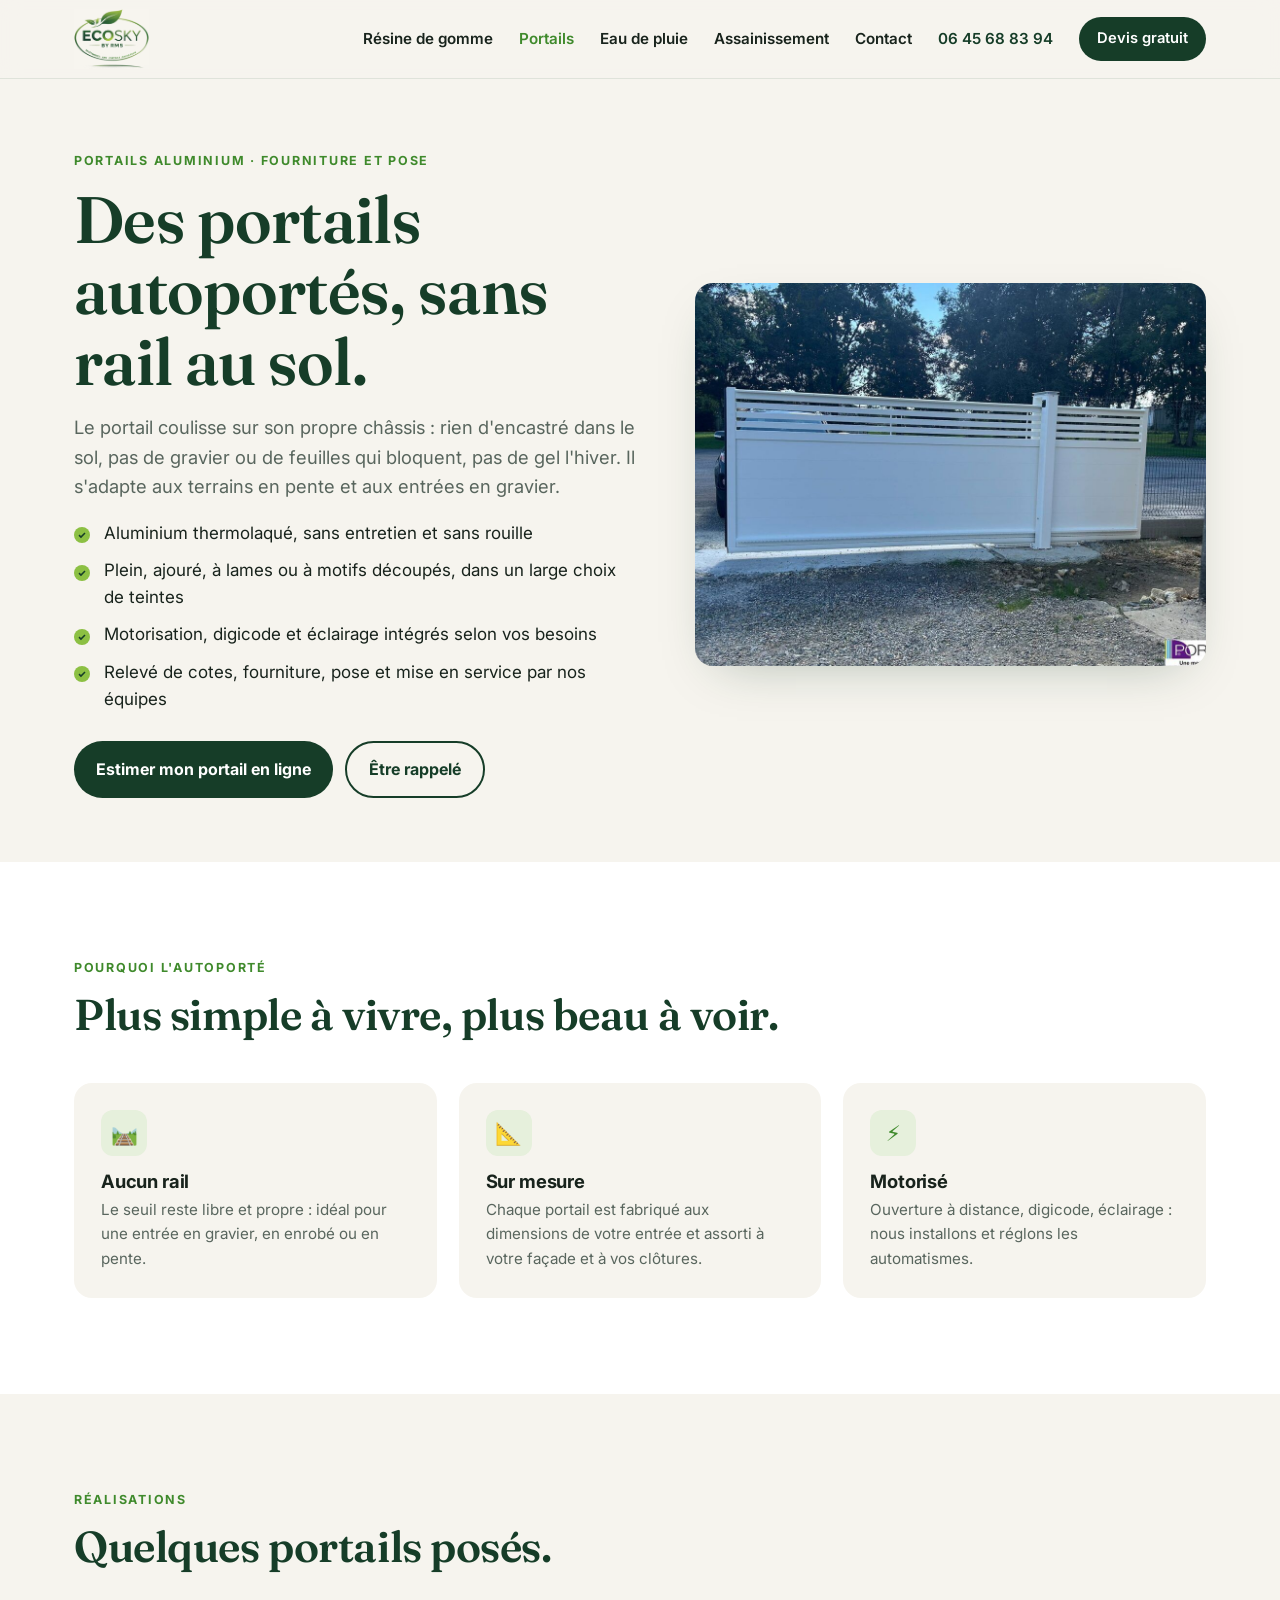
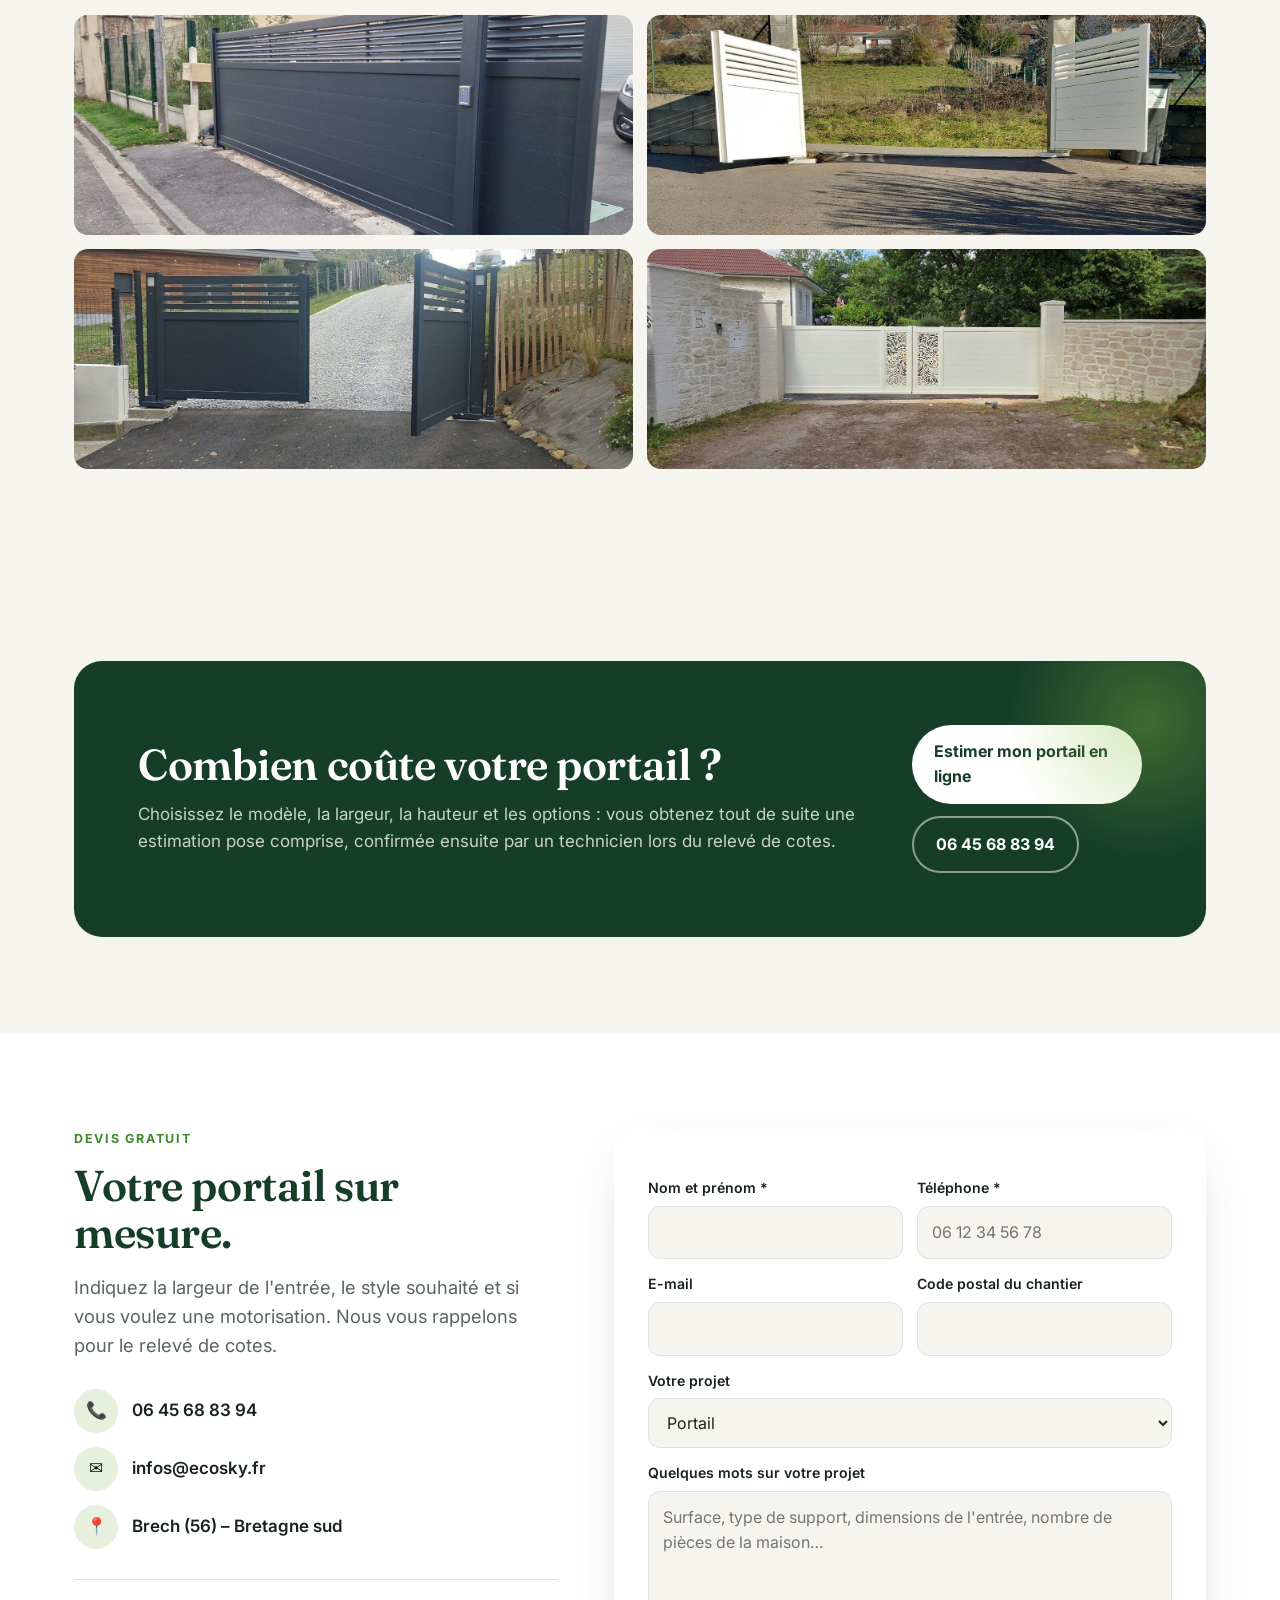
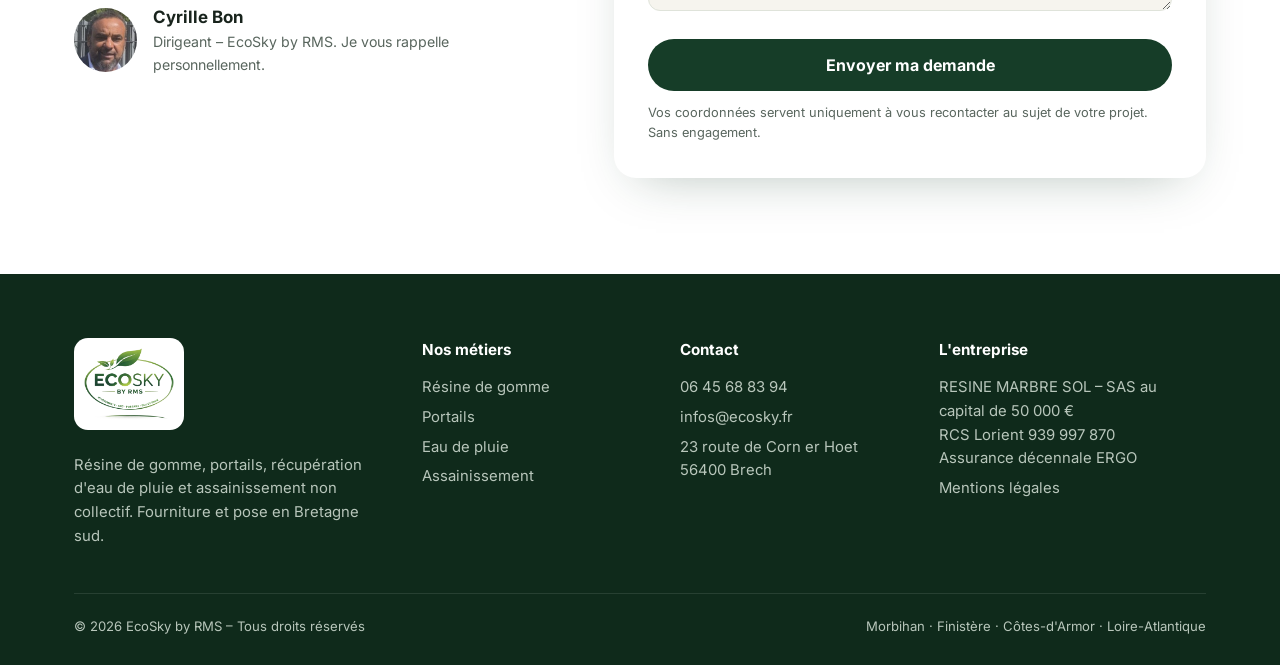
<file: portails.html>
<!doctype html>
<html lang="fr">
<head>
<meta charset="utf-8">
<meta name="viewport" content="width=device-width, initial-scale=1">
<title>Portails aluminium autoportés sur mesure – fourniture et pose – EcoSky by RMS</title>
<meta name="description" content="Portails aluminium autoportés sans rail au sol, sur mesure et motorisés. Fourniture et pose en Morbihan et Bretagne sud par EcoSky by RMS.">
<link rel="canonical" href="https://www.ecoskybyrms.fr/portails.html">
<meta property="og:title" content="Portails aluminium autoportés sur mesure – fourniture et pose – EcoSky by RMS">
<meta property="og:description" content="Portails aluminium autoportés sans rail au sol, sur mesure et motorisés. Fourniture et pose en Morbihan et Bretagne sud par EcoSky by RMS.">
<meta property="og:image" content="https://www.ecoskybyrms.fr/img/hero-piscine.jpg">
<meta property="og:type" content="website">
<meta property="og:locale" content="fr_FR">
<link rel="icon" href="/img/favicon.png">
<link rel="preconnect" href="https://fonts.googleapis.com"><link rel="preconnect" href="https://fonts.gstatic.com" crossorigin>
<link href="https://fonts.googleapis.com/css2?family=Fraunces:opsz,wght@9..144,500;9..144,600&family=Inter:wght@400;500;600;700;800&display=swap" rel="stylesheet">
<link rel="stylesheet" href="/style.css?v=1">
<script async src="https://www.googletagmanager.com/gtag/js?id=G-WFKEW022VG"></script>
<script>window.dataLayer=window.dataLayer||[];function gtag(){dataLayer.push(arguments);}gtag('js',new Date());gtag('config','G-WFKEW022VG');</script>
<script type="application/ld+json">{"@context":"https://schema.org","@type":"HomeAndConstructionBusiness","name":"EcoSky by RMS","legalName":"RESINE MARBRE SOL","url":"https://www.ecoskybyrms.fr/","logo":"https://www.ecoskybyrms.fr/img/logo.png","image":"https://www.ecoskybyrms.fr/img/hero-piscine.jpg","telephone":"+33645688394","email":"infos@ecosky.fr","address":{"@type":"PostalAddress","streetAddress":"23 route de Corn er Hoet","addressLocality":"Brech","postalCode":"56400","addressCountry":"FR"},"areaServed":["Morbihan","Finistère","Côtes-d'Armor","Loire-Atlantique"],"description":"Résine de gomme EPDM, portails aluminium autoportés, récupération d'eau de pluie et assainissement non collectif easyRock, fourniture et pose en Bretagne sud."}</script>
</head>
<body>
<header class="entete"><div class="wrap">
  <a class="logo" href="/" aria-label="EcoSky by RMS, accueil"><img src="/img/logo.png" alt="EcoSky by RMS" width="75" height="60"></a>
  <nav class="nav" id="nav"><a href="/resine-de-gomme.html">Résine de gomme</a><a href="/portails.html" class="actif">Portails</a><a href="/eau-de-pluie.html">Eau de pluie</a><a href="/assainissement.html">Assainissement</a><a href="/contact.html">Contact</a><a class="tel" href="tel:+33645688394">06 45 68 83 94</a><a class="bouton petit" href="#devis">Devis gratuit</a></nav>
  <button class="burger" aria-label="Menu" onclick="document.getElementById('nav').classList.toggle('ouvert')">☰</button>
</div></header>
<main>

<section class="page-hero"><div class="wrap deux">
  <div><span class="sur">Portails aluminium · Fourniture et pose</span><h1>Des portails autoportés, sans rail au sol.</h1>
  <p class="intro">Le portail coulisse sur son propre châssis : rien d'encastré dans le sol, pas de gravier ou de feuilles qui bloquent, pas de gel l'hiver. Il s'adapte aux terrains en pente et aux entrées en gravier.</p>
  <ul class="puces"><li>Aluminium thermolaqué, sans entretien et sans rouille</li><li>Plein, ajouré, à lames ou à motifs découpés, dans un large choix de teintes</li><li>Motorisation, digicode et éclairage intégrés selon vos besoins</li><li>Relevé de cotes, fourniture, pose et mise en service par nos équipes</li></ul>
  <div class="actions" style="margin-top:28px"><a class="bouton" href="/devis-portail.html">Estimer mon portail en ligne</a><a class="bouton ligne" href="#devis">Être rappelé</a></div></div>
  <div class="photo"><img src="/img/portail-anthracite-lattes-persienne.jpg" alt="Portail aluminium anthracite à lames"></div>
</div></section>

<section class="fond-blanc"><div class="wrap">
  <span class="sur">Pourquoi l'autoporté</span><h2>Plus simple à vivre, plus beau à voir.</h2>
  <div class="trois">
    <div class="carte"><div class="ico">🛤️</div><h3>Aucun rail</h3><p>Le seuil reste libre et propre : idéal pour une entrée en gravier, en enrobé ou en pente.</p></div>
    <div class="carte"><div class="ico">📐</div><h3>Sur mesure</h3><p>Chaque portail est fabriqué aux dimensions de votre entrée et assorti à votre façade et à vos clôtures.</p></div>
    <div class="carte"><div class="ico">⚡</div><h3>Motorisé</h3><p>Ouverture à distance, digicode, éclairage : nous installons et réglons les automatismes.</p></div>
  </div>
</div></section>

<section><div class="wrap">
  <span class="sur">Réalisations</span><h2>Quelques portails posés.</h2>
  <div class="galerie">
    <figure class="large"><img src="/img/portail-blanc-persienne-double-pilier.jpg" alt="Portail blanc à persiennes" loading="lazy"></figure>
    <figure class="large"><img src="/img/portail-anthracite-plein-eclairage.jpg" alt="Portail anthracite plein avec éclairage" loading="lazy"></figure>
    <figure class="large"><img src="/img/portail-anthracite-feuillage-decoupe-bucher.jpg" alt="Portail anthracite à découpe feuillage" loading="lazy"></figure>
    <figure class="large"><img src="/img/portail-blanc-decoupe-ajouree-pierre.jpg" alt="Portail blanc ajouré" loading="lazy"></figure>
  </div>
</div></section>
<section><div class="wrap"><div class="cta"><div><h2>Combien coûte votre portail ?</h2><p>Choisissez le modèle, la largeur, la hauteur et les options : vous obtenez tout de suite une estimation pose comprise, confirmée ensuite par un technicien lors du relevé de cotes.</p></div>
<div class="actions"><a class="bouton clair" href="/devis-portail.html">Estimer mon portail en ligne</a><a class="bouton ligne" style="color:#fff!important;border-color:rgba(255,255,255,.5)" href="tel:+33645688394">06 45 68 83 94</a></div></div></div></section><section class="fond-blanc" id="devis"><div class="wrap devis">
  <div><span class="sur">Devis gratuit</span><h2>Votre portail sur mesure.</h2><p class="intro">Indiquez la largeur de l'entrée, le style souhaité et si vous voulez une motorisation. Nous vous rappelons pour le relevé de cotes.</p>
    <div class="contact-direct">
      <a href="tel:+33645688394"><i>📞</i>06 45 68 83 94</a>
      <a href="mailto:infos@ecosky.fr"><i>✉️</i>infos@ecosky.fr</a>
      <div><i>📍</i>Brech (56) – Bretagne sud</div>
    </div>
    <div class="signature"><img src="/img/cyrille-bon.jpg" alt="Cyrille Bon"><div><b>Cyrille Bon</b><small>Dirigeant – EcoSky by RMS. Je vous rappelle personnellement.</small></div></div>
  </div>
  <form class="form demande" novalidate>
    <div class="ligne"><div><label for="nom">Nom et prénom *</label><input id="nom" name="nom" required autocomplete="name"></div>
    <div><label for="tel">Téléphone *</label><input id="tel" name="telephone" type="tel" required autocomplete="tel" placeholder="06 12 34 56 78"></div></div>
    <div class="ligne"><div><label for="email">E-mail</label><input id="email" name="email" type="email" autocomplete="email"></div>
    <div><label for="cp">Code postal du chantier</label><input id="cp" name="cp" inputmode="numeric" maxlength="5" autocomplete="postal-code"></div></div>
    <label for="act">Votre projet</label><select id="act" name="activite"><option>Résine de gomme</option><option selected>Portail</option><option>Récupération d'eau de pluie</option><option>Assainissement (easyRock)</option><option>Autre demande</option></select>
    <label for="msg">Quelques mots sur votre projet</label><textarea id="msg" name="message" placeholder="Surface, type de support, dimensions de l'entrée, nombre de pièces de la maison…"></textarea>
    <input class="piege" name="site" tabindex="-1" autocomplete="off" aria-hidden="true">
    <button class="bouton" type="submit">Envoyer ma demande</button>
    <p class="note">Vos coordonnées servent uniquement à vous recontacter au sujet de votre projet. Sans engagement.</p>
    <div class="msg" role="status"></div>
  </form>
</div></section>
</main>
<footer class="pied"><div class="wrap">
  <div class="colonnes">
    <div><span class="logo-pied"><img src="/img/logo.png" alt="EcoSky by RMS"></span>
      <p>Résine de gomme, portails, récupération d'eau de pluie et assainissement non collectif. Fourniture et pose en Bretagne sud.</p></div>
    <div><h4>Nos métiers</h4><a href="/resine-de-gomme.html">Résine de gomme</a><a href="/portails.html">Portails</a><a href="/eau-de-pluie.html">Eau de pluie</a><a href="/assainissement.html">Assainissement</a></div>
    <div><h4>Contact</h4><a href="tel:+33645688394">06 45 68 83 94</a><a href="mailto:infos@ecosky.fr">infos@ecosky.fr</a><span>23 route de Corn er Hoet<br>56400 Brech</span></div>
    <div><h4>L'entreprise</h4><span>RESINE MARBRE SOL – SAS au capital de 50 000 €<br>RCS Lorient 939 997 870<br>Assurance décennale ERGO</span><a href="/mentions-legales.html">Mentions légales</a></div>
  </div>
  <div class="bas"><span>© 2026 EcoSky by RMS – Tous droits réservés</span><span>Morbihan · Finistère · Côtes-d'Armor · Loire-Atlantique</span></div>
</div></footer>
<a class="bouton appel-mobile" href="tel:+33645688394">📞 Appeler</a>
<script>
document.querySelectorAll('form.demande').forEach(function(f){
  f.addEventListener('submit', async function(e){
    e.preventDefault();
    var m=f.querySelector('.msg'), b=f.querySelector('button'); m.className='msg';
    if(f.site && f.site.value){ m.className='msg ok'; m.textContent='Merci !'; return; }
    b.disabled=true; b.textContent='Envoi…';
    try{
      var r=await fetch('https://wklddwumirkdjkbxvzyj.supabase.co/rest/v1/rpc/site_demande',{method:'POST',headers:{'apikey':'sb_publishable_nacX-UD9ZwjpJ1C9Za8xxQ_tIhHW8nO','Content-Type':'application/json'},
        body:JSON.stringify({p_nom:f.nom.value,p_telephone:f.telephone.value,p_email:f.email.value,p_code_postal:f.cp.value,p_activite:f.activite.value,p_message:f.message.value,p_page:location.pathname})});
      var j=await r.json();
      if(j && j.ok){ m.className='msg ok'; m.textContent='Merci, votre demande est bien envoyée. Nous vous rappelons rapidement, en général sous 24 h ouvrées.'; f.reset();
        if(window.gtag) gtag('event','generate_lead',{activite:f.activite.value}); }
      else { m.className='msg ko'; m.textContent=(j && (j.erreur||j.message)) || 'Une erreur est survenue, appelez-nous au 06 45 68 83 94.'; }
    }catch(err){ m.className='msg ko'; m.textContent='Connexion impossible. Appelez-nous au 06 45 68 83 94.'; }
    b.disabled=false; b.textContent='Envoyer ma demande';
  });
});
</script>
</body>
</html>
</file>
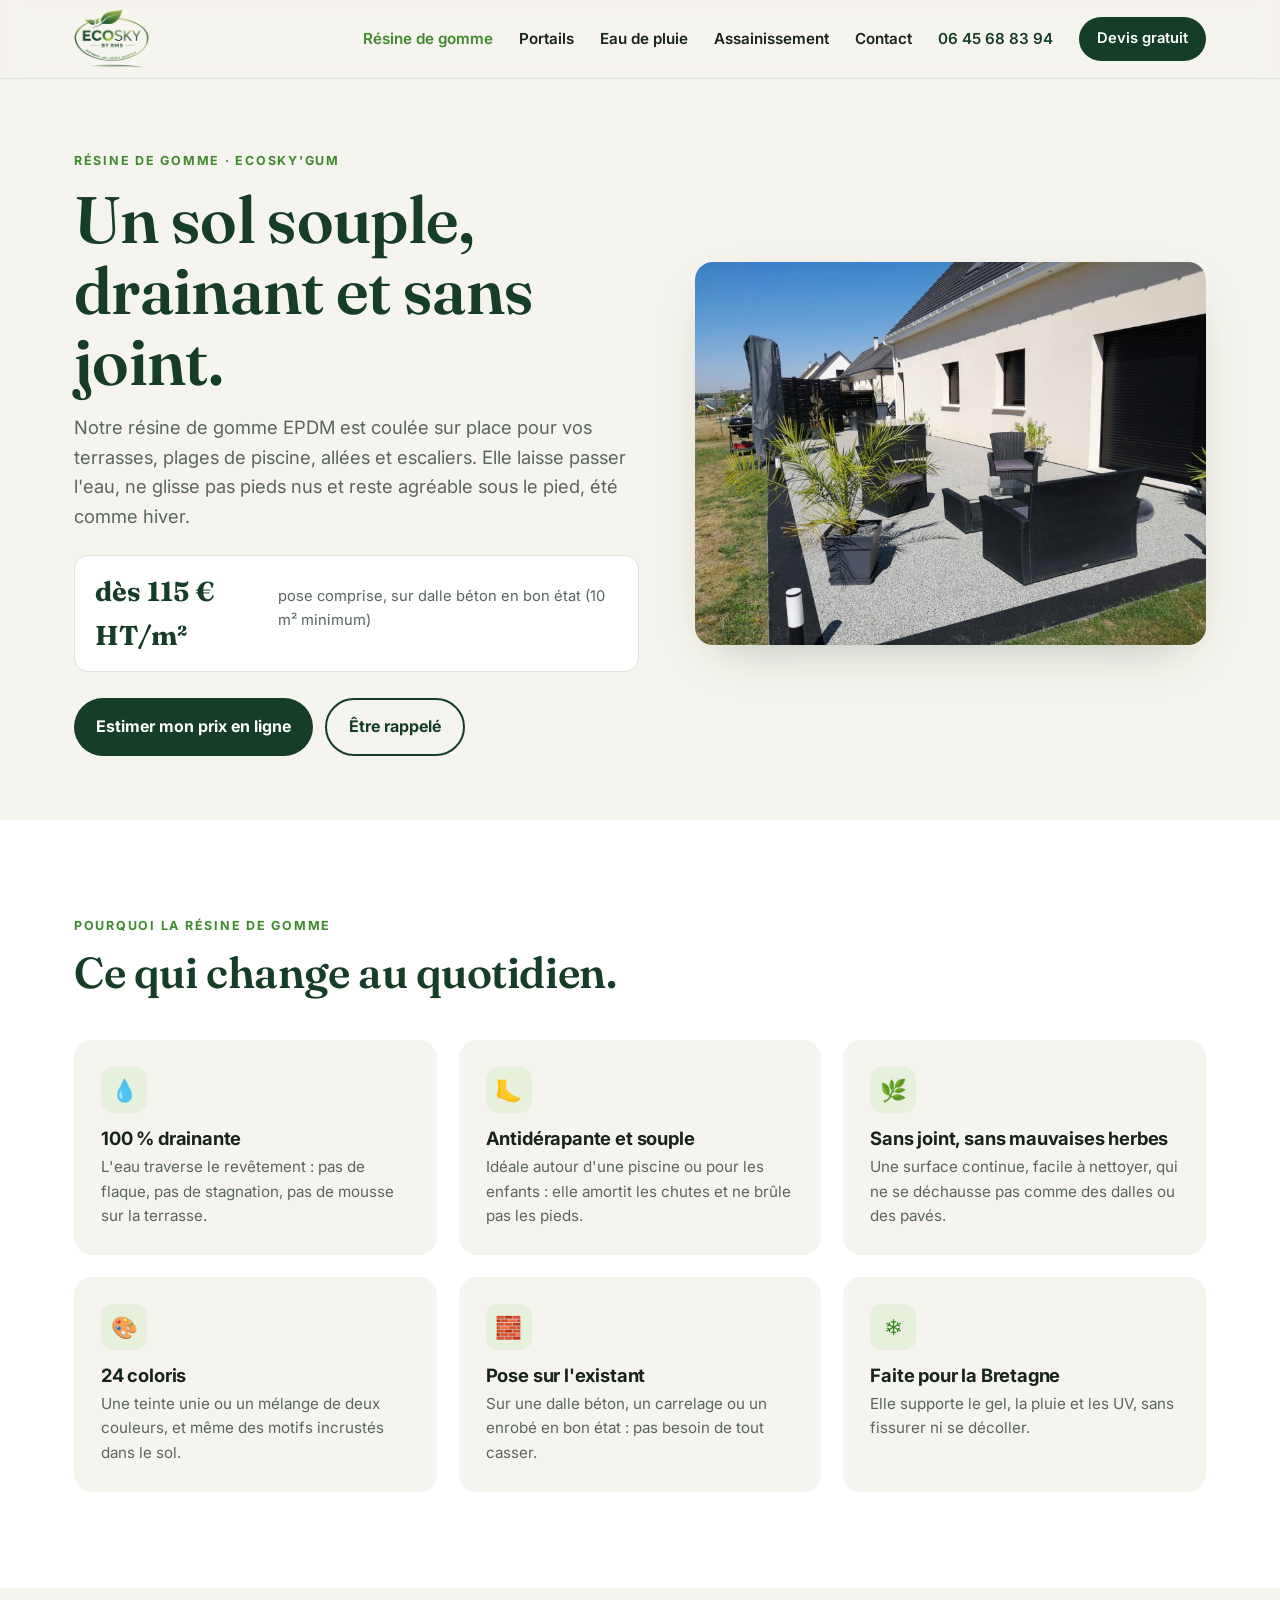
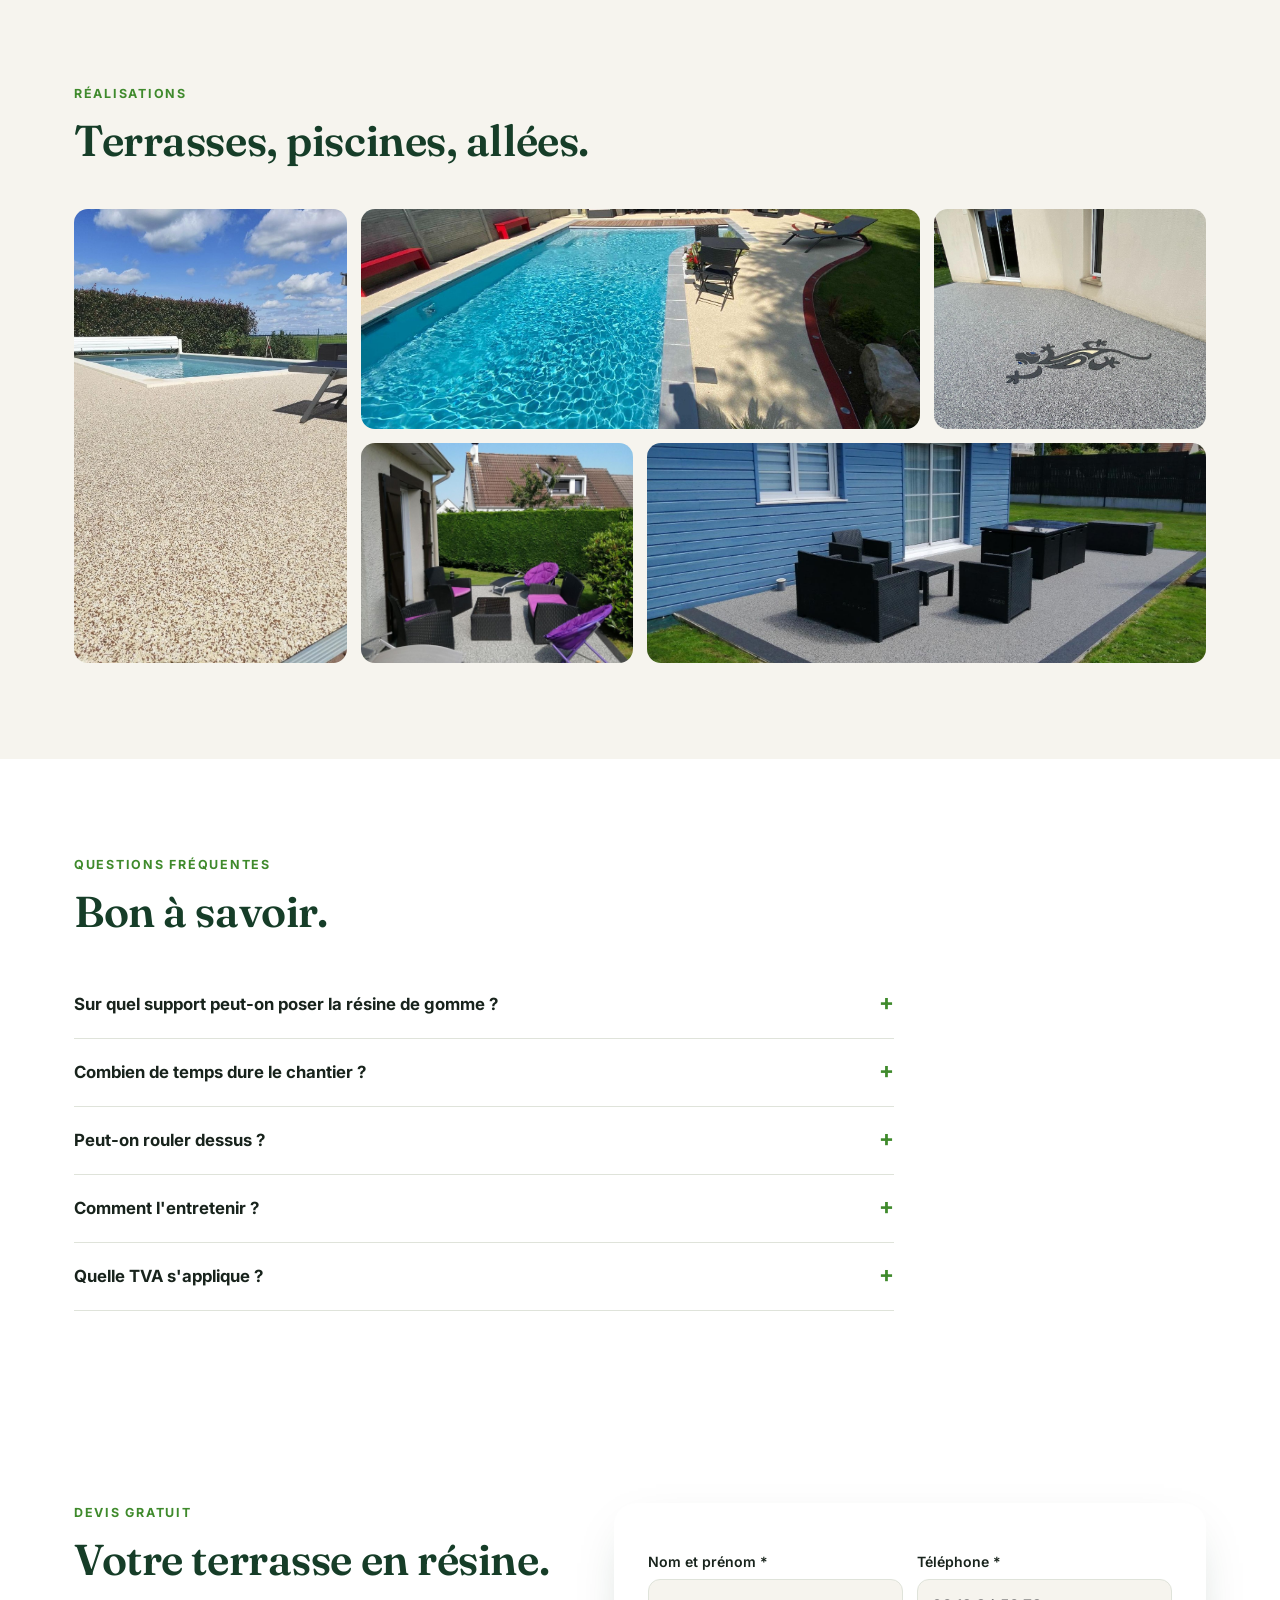
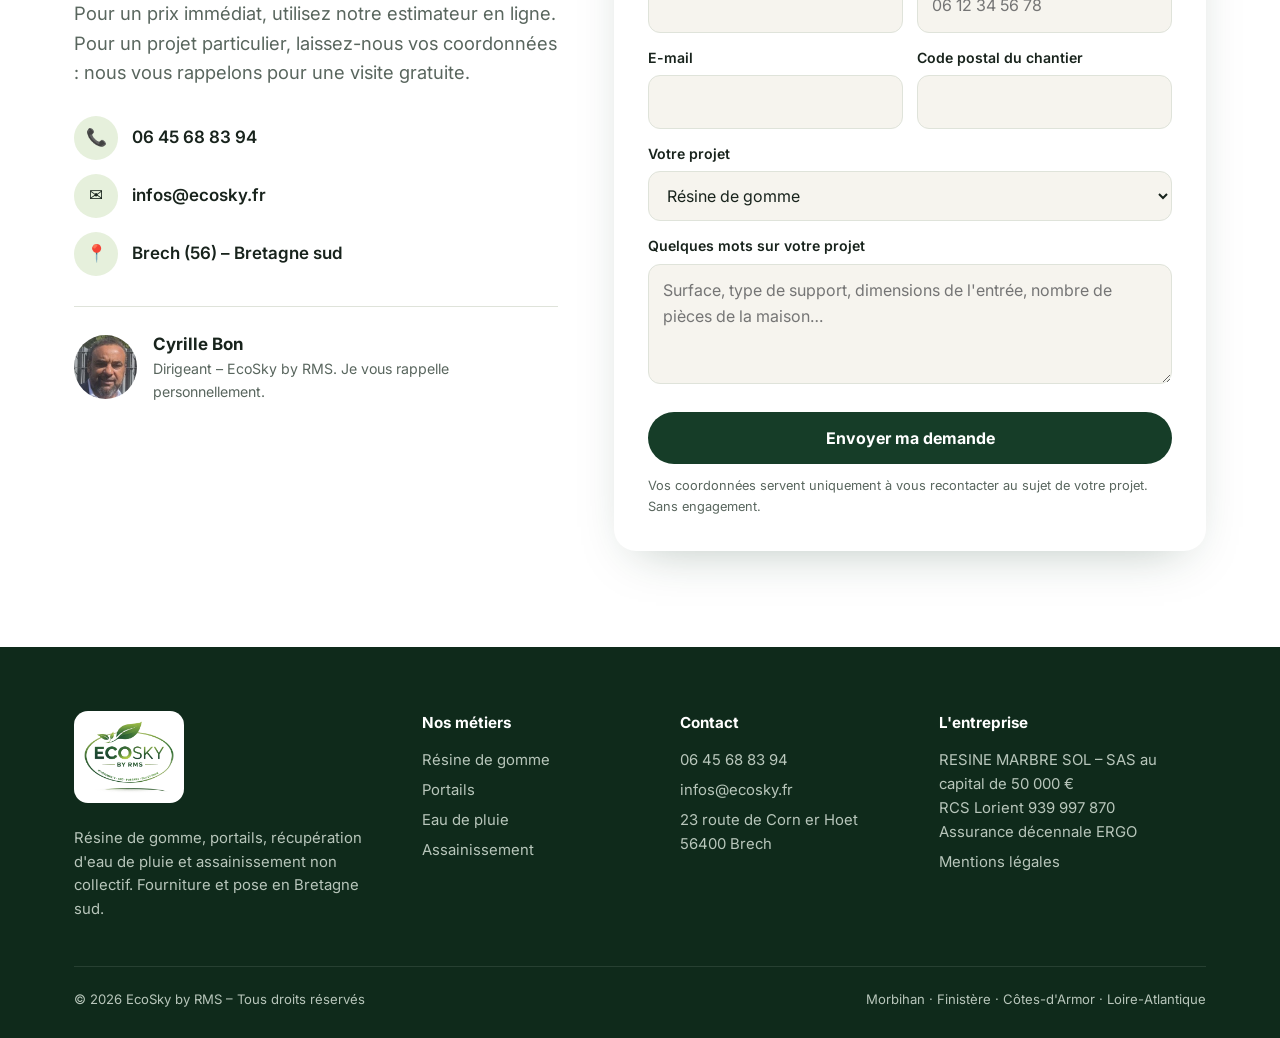
<file: resine-de-gomme.html>
<!doctype html>
<html lang="fr">
<head>
<meta charset="utf-8">
<meta name="viewport" content="width=device-width, initial-scale=1">
<title>Résine de gomme EPDM : terrasse, piscine, allée – EcoSky by RMS (Morbihan)</title>
<meta name="description" content="Revêtement de sol en résine de gomme EPDM drainant et antidérapant pour terrasses, plages de piscine et allées. Dès 115 € HT/m² posé, Morbihan et Bretagne sud.">
<link rel="canonical" href="https://www.ecoskybyrms.fr/resine-de-gomme.html">
<meta property="og:title" content="Résine de gomme EPDM : terrasse, piscine, allée – EcoSky by RMS (Morbihan)">
<meta property="og:description" content="Revêtement de sol en résine de gomme EPDM drainant et antidérapant pour terrasses, plages de piscine et allées. Dès 115 € HT/m² posé, Morbihan et Bretagne sud.">
<meta property="og:image" content="https://www.ecoskybyrms.fr/img/hero-piscine.jpg">
<meta property="og:type" content="website">
<meta property="og:locale" content="fr_FR">
<link rel="icon" href="/img/favicon.png">
<link rel="preconnect" href="https://fonts.googleapis.com"><link rel="preconnect" href="https://fonts.gstatic.com" crossorigin>
<link href="https://fonts.googleapis.com/css2?family=Fraunces:opsz,wght@9..144,500;9..144,600&family=Inter:wght@400;500;600;700;800&display=swap" rel="stylesheet">
<link rel="stylesheet" href="/style.css?v=1">
<script async src="https://www.googletagmanager.com/gtag/js?id=G-WFKEW022VG"></script>
<script>window.dataLayer=window.dataLayer||[];function gtag(){dataLayer.push(arguments);}gtag('js',new Date());gtag('config','G-WFKEW022VG');</script>
<script type="application/ld+json">{"@context":"https://schema.org","@type":"HomeAndConstructionBusiness","name":"EcoSky by RMS","legalName":"RESINE MARBRE SOL","url":"https://www.ecoskybyrms.fr/","logo":"https://www.ecoskybyrms.fr/img/logo.png","image":"https://www.ecoskybyrms.fr/img/hero-piscine.jpg","telephone":"+33645688394","email":"infos@ecosky.fr","address":{"@type":"PostalAddress","streetAddress":"23 route de Corn er Hoet","addressLocality":"Brech","postalCode":"56400","addressCountry":"FR"},"areaServed":["Morbihan","Finistère","Côtes-d'Armor","Loire-Atlantique"],"description":"Résine de gomme EPDM, portails aluminium autoportés, récupération d'eau de pluie et assainissement non collectif easyRock, fourniture et pose en Bretagne sud."}</script>
</head>
<body>
<header class="entete"><div class="wrap">
  <a class="logo" href="/" aria-label="EcoSky by RMS, accueil"><img src="/img/logo.png" alt="EcoSky by RMS" width="75" height="60"></a>
  <nav class="nav" id="nav"><a href="/resine-de-gomme.html" class="actif">Résine de gomme</a><a href="/portails.html">Portails</a><a href="/eau-de-pluie.html">Eau de pluie</a><a href="/assainissement.html">Assainissement</a><a href="/contact.html">Contact</a><a class="tel" href="tel:+33645688394">06 45 68 83 94</a><a class="bouton petit" href="#devis">Devis gratuit</a></nav>
  <button class="burger" aria-label="Menu" onclick="document.getElementById('nav').classList.toggle('ouvert')">☰</button>
</div></header>
<main>

<section class="page-hero"><div class="wrap deux">
  <div><span class="sur">Résine de gomme · EcoSky'Gum</span><h1>Un sol souple, drainant et sans joint.</h1>
  <p class="intro">Notre résine de gomme EPDM est coulée sur place pour vos terrasses, plages de piscine, allées et escaliers. Elle laisse passer l'eau, ne glisse pas pieds nus et reste agréable sous le pied, été comme hiver.</p>
  <div class="prix"><b>dès 115 € HT/m²</b><span>pose comprise, sur dalle béton en bon état (10 m² minimum)</span></div>
  <div class="actions"><a class="bouton" href="https://salesflow-ecosky.vercel.app/estimation.html?src=site-rms">Estimer mon prix en ligne</a><a class="bouton ligne" href="#devis">Être rappelé</a></div></div>
  <div class="photo"><img src="/img/terrasse-salon.jpg" alt="Terrasse en résine de gomme grise"></div>
</div></section>

<section class="fond-blanc"><div class="wrap">
  <span class="sur">Pourquoi la résine de gomme</span><h2>Ce qui change au quotidien.</h2>
  <div class="trois">
    <div class="carte"><div class="ico">💧</div><h3>100 % drainante</h3><p>L'eau traverse le revêtement : pas de flaque, pas de stagnation, pas de mousse sur la terrasse.</p></div>
    <div class="carte"><div class="ico">🦶</div><h3>Antidérapante et souple</h3><p>Idéale autour d'une piscine ou pour les enfants : elle amortit les chutes et ne brûle pas les pieds.</p></div>
    <div class="carte"><div class="ico">🌿</div><h3>Sans joint, sans mauvaises herbes</h3><p>Une surface continue, facile à nettoyer, qui ne se déchausse pas comme des dalles ou des pavés.</p></div>
    <div class="carte"><div class="ico">🎨</div><h3>24 coloris</h3><p>Une teinte unie ou un mélange de deux couleurs, et même des motifs incrustés dans le sol.</p></div>
    <div class="carte"><div class="ico">🧱</div><h3>Pose sur l'existant</h3><p>Sur une dalle béton, un carrelage ou un enrobé en bon état : pas besoin de tout casser.</p></div>
    <div class="carte"><div class="ico">❄️</div><h3>Faite pour la Bretagne</h3><p>Elle supporte le gel, la pluie et les UV, sans fissurer ni se décoller.</p></div>
  </div>
</div></section>

<section><div class="wrap">
  <span class="sur">Réalisations</span><h2>Terrasses, piscines, allées.</h2>
  <div class="galerie">
    <figure class="haut"><img src="/img/plage-piscine.jpg" alt="Plage de piscine en résine" loading="lazy"></figure>
    <figure class="large"><img src="/img/hero-piscine.jpg" alt="Tour de piscine en résine beige" loading="lazy"></figure>
    <figure><img src="/img/motif-salamandre.jpg" alt="Motif incrusté" loading="lazy"></figure>
    <figure><img src="/img/terrasse-coin-salon.jpg" alt="Terrasse avec salon de jardin" loading="lazy"></figure>
    <figure class="large"><img src="/img/terrasse-bordure-noire.jpg" alt="Terrasse grise à bordure noire" loading="lazy"></figure>
  </div>
</div></section>

<section class="fond-blanc"><div class="wrap">
  <span class="sur">Questions fréquentes</span><h2>Bon à savoir.</h2>
  <div class="faq"><details><summary>Sur quel support peut-on poser la résine de gomme ?</summary><p>Sur une dalle béton, un carrelage ou un enrobé en bon état. Si le support est abîmé ou si le terrain est nu, nous préparons le fond (reprise de dalle ou terrassement) : le prix est alors établi après visite.</p></details><details><summary>Combien de temps dure le chantier ?</summary><p>Une terrasse classique se fait en un à deux jours. On peut marcher dessus après 24 h environ, selon la météo.</p></details><details><summary>Peut-on rouler dessus ?</summary><p>La résine de gomme EPDM est faite pour les zones piétonnes. Pour une allée ou un parking, nous posons une résine à granulats minéraux, conçue pour le passage des véhicules.</p></details><details><summary>Comment l'entretenir ?</summary><p>Un coup de souffleur ou de balai, et un nettoyage à l'eau de temps en temps. Évitez le nettoyeur haute pression trop près de la surface.</p></details><details><summary>Quelle TVA s'applique ?</summary><p>10 % pour une maison de plus de 2 ans, 20 % sinon.</p></details></div>
</div></section>
<section class="fond-blanc" id="devis"><div class="wrap devis">
  <div><span class="sur">Devis gratuit</span><h2>Votre terrasse en résine.</h2><p class="intro">Pour un prix immédiat, utilisez notre estimateur en ligne. Pour un projet particulier, laissez-nous vos coordonnées : nous vous rappelons pour une visite gratuite.</p>
    <div class="contact-direct">
      <a href="tel:+33645688394"><i>📞</i>06 45 68 83 94</a>
      <a href="mailto:infos@ecosky.fr"><i>✉️</i>infos@ecosky.fr</a>
      <div><i>📍</i>Brech (56) – Bretagne sud</div>
    </div>
    <div class="signature"><img src="/img/cyrille-bon.jpg" alt="Cyrille Bon"><div><b>Cyrille Bon</b><small>Dirigeant – EcoSky by RMS. Je vous rappelle personnellement.</small></div></div>
  </div>
  <form class="form demande" novalidate>
    <div class="ligne"><div><label for="nom">Nom et prénom *</label><input id="nom" name="nom" required autocomplete="name"></div>
    <div><label for="tel">Téléphone *</label><input id="tel" name="telephone" type="tel" required autocomplete="tel" placeholder="06 12 34 56 78"></div></div>
    <div class="ligne"><div><label for="email">E-mail</label><input id="email" name="email" type="email" autocomplete="email"></div>
    <div><label for="cp">Code postal du chantier</label><input id="cp" name="cp" inputmode="numeric" maxlength="5" autocomplete="postal-code"></div></div>
    <label for="act">Votre projet</label><select id="act" name="activite"><option selected>Résine de gomme</option><option>Portail</option><option>Récupération d'eau de pluie</option><option>Assainissement (easyRock)</option><option>Autre demande</option></select>
    <label for="msg">Quelques mots sur votre projet</label><textarea id="msg" name="message" placeholder="Surface, type de support, dimensions de l'entrée, nombre de pièces de la maison…"></textarea>
    <input class="piege" name="site" tabindex="-1" autocomplete="off" aria-hidden="true">
    <button class="bouton" type="submit">Envoyer ma demande</button>
    <p class="note">Vos coordonnées servent uniquement à vous recontacter au sujet de votre projet. Sans engagement.</p>
    <div class="msg" role="status"></div>
  </form>
</div></section>
</main>
<footer class="pied"><div class="wrap">
  <div class="colonnes">
    <div><span class="logo-pied"><img src="/img/logo.png" alt="EcoSky by RMS"></span>
      <p>Résine de gomme, portails, récupération d'eau de pluie et assainissement non collectif. Fourniture et pose en Bretagne sud.</p></div>
    <div><h4>Nos métiers</h4><a href="/resine-de-gomme.html">Résine de gomme</a><a href="/portails.html">Portails</a><a href="/eau-de-pluie.html">Eau de pluie</a><a href="/assainissement.html">Assainissement</a></div>
    <div><h4>Contact</h4><a href="tel:+33645688394">06 45 68 83 94</a><a href="mailto:infos@ecosky.fr">infos@ecosky.fr</a><span>23 route de Corn er Hoet<br>56400 Brech</span></div>
    <div><h4>L'entreprise</h4><span>RESINE MARBRE SOL – SAS au capital de 50 000 €<br>RCS Lorient 939 997 870<br>Assurance décennale ERGO</span><a href="/mentions-legales.html">Mentions légales</a></div>
  </div>
  <div class="bas"><span>© 2026 EcoSky by RMS – Tous droits réservés</span><span>Morbihan · Finistère · Côtes-d'Armor · Loire-Atlantique</span></div>
</div></footer>
<a class="bouton appel-mobile" href="tel:+33645688394">📞 Appeler</a>
<script>
document.querySelectorAll('form.demande').forEach(function(f){
  f.addEventListener('submit', async function(e){
    e.preventDefault();
    var m=f.querySelector('.msg'), b=f.querySelector('button'); m.className='msg';
    if(f.site && f.site.value){ m.className='msg ok'; m.textContent='Merci !'; return; }
    b.disabled=true; b.textContent='Envoi…';
    try{
      var r=await fetch('https://wklddwumirkdjkbxvzyj.supabase.co/rest/v1/rpc/site_demande',{method:'POST',headers:{'apikey':'sb_publishable_nacX-UD9ZwjpJ1C9Za8xxQ_tIhHW8nO','Content-Type':'application/json'},
        body:JSON.stringify({p_nom:f.nom.value,p_telephone:f.telephone.value,p_email:f.email.value,p_code_postal:f.cp.value,p_activite:f.activite.value,p_message:f.message.value,p_page:location.pathname})});
      var j=await r.json();
      if(j && j.ok){ m.className='msg ok'; m.textContent='Merci, votre demande est bien envoyée. Nous vous rappelons rapidement, en général sous 24 h ouvrées.'; f.reset();
        if(window.gtag) gtag('event','generate_lead',{activite:f.activite.value}); }
      else { m.className='msg ko'; m.textContent=(j && (j.erreur||j.message)) || 'Une erreur est survenue, appelez-nous au 06 45 68 83 94.'; }
    }catch(err){ m.className='msg ko'; m.textContent='Connexion impossible. Appelez-nous au 06 45 68 83 94.'; }
    b.disabled=false; b.textContent='Envoyer ma demande';
  });
});
</script>
</body>
</html>
</file>
<file: style.css>
:root{
  --foret:#163d28; --foret-2:#1f5235; --feuille:#3f8a2c; --lime:#8cc043; --creme:#f6f4ee; --pierre:#ebe7dc;
  --encre:#18231c; --gris:#59665e; --bord:#dfe3da; --blanc:#fff;
  --rayon:18px; --ombre:0 18px 50px -24px rgba(22,61,40,.35);
  --titre:"Fraunces", Georgia, serif; --texte:"Inter", system-ui, -apple-system, "Segoe UI", Arial, sans-serif;
}
*{box-sizing:border-box;margin:0}
html{scroll-behavior:smooth}
body{font-family:var(--texte);color:var(--encre);background:var(--creme);line-height:1.6;font-size:17px;-webkit-font-smoothing:antialiased}
img{max-width:100%;display:block}
a{color:var(--feuille)}
.wrap{max-width:1180px;margin:0 auto;padding:0 24px}
h1,h2,h3{font-family:var(--titre);font-weight:600;line-height:1.08;letter-spacing:-.01em;color:var(--foret)}
h1{font-size:clamp(2.3rem,5.2vw,4.1rem)}
h2{font-size:clamp(1.8rem,3.4vw,2.7rem)}
h3{font-size:1.35rem}
.sur{font-size:.78rem;font-weight:700;letter-spacing:.14em;text-transform:uppercase;color:var(--feuille);margin-bottom:14px;display:block}
.intro{font-size:1.15rem;color:var(--gris);max-width:640px;margin-top:16px}

/* En-tête */
.entete{position:sticky;top:0;z-index:50;background:rgba(246,244,238,.92);backdrop-filter:blur(10px);border-bottom:1px solid var(--bord)}
.entete .wrap{display:flex;align-items:center;justify-content:space-between;gap:18px;height:78px}
.entete .logo img{height:60px;width:auto}
.nav{display:flex;align-items:center;gap:26px}
.nav a{color:var(--encre);text-decoration:none;font-weight:600;font-size:.95rem}
.nav a:hover,.nav a.actif{color:var(--feuille)}
.tel{font-weight:700;color:var(--foret)!important;white-space:nowrap}
.bouton{display:inline-flex;align-items:center;gap:10px;background:var(--foret);color:#fff!important;text-decoration:none;font-weight:700;padding:14px 22px;border-radius:999px;border:0;cursor:pointer;font-size:1rem;font-family:var(--texte);transition:transform .15s,background .15s}
.bouton:hover{background:var(--feuille);transform:translateY(-1px)}
.bouton.clair{background:#fff;color:var(--foret)!important}
.bouton.clair:hover{background:var(--lime);color:var(--foret)!important}
.bouton.ligne{background:transparent;color:var(--foret)!important;border:2px solid var(--foret)}
.bouton.ligne:hover{background:var(--foret);color:#fff!important}
.bouton.petit{padding:10px 18px;font-size:.92rem}
.burger{display:none;background:none;border:0;font-size:1.7rem;color:var(--foret);cursor:pointer}

/* Héro accueil */
.hero{position:relative;min-height:min(88vh,760px);display:flex;align-items:flex-end;color:#fff;overflow:hidden}
.hero>img{position:absolute;inset:0;width:100%;height:100%;object-fit:cover}
.hero:after{content:"";position:absolute;inset:0;background:linear-gradient(180deg,rgba(10,30,18,.05) 0%,rgba(10,30,18,.35) 45%,rgba(10,30,18,.85) 100%)}
.hero .wrap{position:relative;z-index:2;padding-bottom:72px;padding-top:120px;width:100%}
.hero h1{color:#fff;max-width:860px}
.hero p{font-size:1.2rem;max-width:640px;margin:20px 0 30px;color:rgba(255,255,255,.9)}
.hero .sur{color:var(--lime)}
.actions{display:flex;flex-wrap:wrap;gap:12px}
.atouts{display:flex;flex-wrap:wrap;gap:12px 34px;margin-top:40px;font-weight:600;font-size:.95rem;color:rgba(255,255,255,.92)}
.atouts span:before{content:"✓";color:var(--lime);margin-right:8px;font-weight:800}

section{padding:96px 0}
.fond-blanc{background:#fff}
.fond-foret{background:var(--foret);color:#e9efe6}
.fond-foret h2,.fond-foret h3{color:#fff}
.fond-foret .intro{color:#c7d4c9}

/* Cartes activités */
.activites{display:grid;grid-template-columns:repeat(4,1fr);gap:20px;margin-top:48px}
.activite{background:#fff;border-radius:var(--rayon);overflow:hidden;text-decoration:none;color:var(--encre);box-shadow:var(--ombre);display:flex;flex-direction:column;transition:transform .2s}
.activite:hover{transform:translateY(-4px)}
.activite .visuel{aspect-ratio:4/3;overflow:hidden;background:var(--pierre)}
.activite .visuel img,.activite .visuel svg{width:100%;height:100%;object-fit:cover}
.activite .corps{padding:22px 22px 24px;display:flex;flex-direction:column;flex:1}
.activite h3{margin-bottom:8px}
.activite p{color:var(--gris);font-size:.96rem;flex:1}
.activite .lien{margin-top:16px;font-weight:700;color:var(--feuille)}

/* Grilles */
.deux{display:grid;grid-template-columns:1.05fr .95fr;gap:64px;align-items:center}
.trois{display:grid;grid-template-columns:repeat(3,1fr);gap:22px;margin-top:44px}
.quatre{display:grid;grid-template-columns:repeat(4,1fr);gap:22px;margin-top:44px}
.carte{background:#fff;border:1px solid var(--bord);border-radius:var(--rayon);padding:26px}
.fond-blanc .carte{background:var(--creme);border-color:transparent}
.carte .ico{width:46px;height:46px;border-radius:12px;background:#e6f0dc;color:var(--feuille);display:grid;place-items:center;font-size:1.35rem;margin-bottom:16px}
.carte h3{font-size:1.15rem;margin-bottom:6px;font-family:var(--texte);font-weight:700;color:var(--encre)}
.carte p{color:var(--gris);font-size:.95rem}
.fond-foret .carte{background:rgba(255,255,255,.06);border-color:rgba(255,255,255,.12)}
.fond-foret .carte h3{color:#fff}.fond-foret .carte p{color:#c7d4c9}
.fond-foret .carte .ico{background:rgba(140,192,67,.18);color:var(--lime)}
.photo{border-radius:var(--rayon);overflow:hidden;box-shadow:var(--ombre)}
.photo img{width:100%;height:100%;object-fit:cover}

/* Etapes */
.etapes{counter-reset:e;display:grid;grid-template-columns:repeat(4,1fr);gap:22px;margin-top:44px}
.etape{border-top:3px solid var(--lime);padding-top:18px}
.etape:before{counter-increment:e;content:"0" counter(e);font-family:var(--titre);font-size:2rem;color:var(--lime);display:block;margin-bottom:6px}
.etape h3{font-family:var(--texte);font-size:1.08rem;font-weight:700;margin-bottom:6px}
.etape p{font-size:.95rem;color:#c7d4c9}

/* Galerie */
.galerie{display:grid;grid-template-columns:repeat(4,1fr);grid-auto-rows:220px;gap:14px;margin-top:44px}
.galerie figure{border-radius:14px;overflow:hidden;background:var(--pierre)}
.galerie figure img{width:100%;height:100%;object-fit:cover;transition:transform .5s}
.galerie figure:hover img{transform:scale(1.04)}
.galerie .haut{grid-row:span 2}.galerie .large{grid-column:span 2}

/* Héro page */
.page-hero{padding:72px 0 64px}
.page-hero .deux{gap:56px}
.page-hero .photo{aspect-ratio:4/3}
.prix{display:inline-flex;align-items:baseline;gap:8px;background:#fff;border-radius:14px;padding:14px 20px;margin:24px 0 26px;border:1px solid var(--bord)}
.prix b{font-family:var(--titre);font-size:1.7rem;color:var(--foret)}
.prix span{color:var(--gris);font-size:.92rem}
.puces{list-style:none;padding:0;margin:18px 0 0}
.puces li{padding-left:30px;position:relative;margin:10px 0}
.puces li:before{content:"";position:absolute;left:0;top:.45em;width:16px;height:16px;border-radius:50%;background:var(--lime) url("data:image/svg+xml,%3Csvg xmlns='http://www.w3.org/2000/svg' viewBox='0 0 16 16'%3E%3Cpath d='M4 8.2l2.6 2.6L12 5.4' stroke='%23163d28' stroke-width='2' fill='none'/%3E%3C/svg%3E") center/12px no-repeat}

/* Tableau */
.tableau{overflow-x:auto;border-radius:var(--rayon);border:1px solid var(--bord);background:#fff;margin-top:36px}
table{width:100%;border-collapse:collapse;font-size:.95rem}
th,td{padding:14px 16px;text-align:center;border-bottom:1px solid var(--bord)}
th{background:var(--pierre);font-size:.78rem;letter-spacing:.06em;text-transform:uppercase;color:var(--gris)}
td:first-child,th:first-child{text-align:left;font-weight:700}
tr:last-child td{border-bottom:0}

/* FAQ */
.faq{max-width:820px;margin-top:36px}
.faq details{border-bottom:1px solid var(--bord);padding:20px 0}
.faq summary{font-weight:700;cursor:pointer;list-style:none;display:flex;justify-content:space-between;gap:20px;font-size:1.05rem}
.faq summary:after{content:"+";font-size:1.4rem;color:var(--feuille);line-height:1}
.faq details[open] summary:after{content:"–"}
.faq p{color:var(--gris);margin-top:12px}

/* Formulaire */
.devis{display:grid;grid-template-columns:.9fr 1.1fr;gap:56px;align-items:start}
.form{background:#fff;border-radius:22px;padding:34px;box-shadow:var(--ombre)}
.form .ligne{display:grid;grid-template-columns:1fr 1fr;gap:14px}
.form label{display:block;font-weight:600;font-size:.88rem;margin:14px 0 6px}
.form input,.form select,.form textarea{width:100%;padding:13px 14px;border:1.5px solid var(--bord);border-radius:12px;font:inherit;font-size:1rem;background:var(--creme);color:var(--encre)}
.form input:focus,.form select:focus,.form textarea:focus{outline:none;border-color:var(--feuille);background:#fff}
.form textarea{min-height:120px;resize:vertical}
.form .bouton{width:100%;justify-content:center;margin-top:20px;padding:16px}
.form .note{font-size:.8rem;color:var(--gris);margin-top:12px}
.form .msg{margin-top:14px;padding:14px;border-radius:12px;font-weight:600;display:none}
.form .msg.ok{display:block;background:#e6f0dc;color:var(--foret)}
.form .msg.ko{display:block;background:#fbe9e7;color:#9b2c1c}
.piege{position:absolute;left:-9999px}
.contact-direct{margin-top:28px;display:grid;gap:14px}
.contact-direct a,.contact-direct div{display:flex;gap:14px;align-items:center;text-decoration:none;color:var(--encre);font-weight:600}
.contact-direct i{font-style:normal;width:44px;height:44px;border-radius:50%;background:#e6f0dc;display:grid;place-items:center;flex:none}
.signature{display:flex;gap:16px;align-items:center;margin-top:30px;padding-top:24px;border-top:1px solid var(--bord)}
.signature img{width:64px;height:64px;border-radius:50%;object-fit:cover;object-position:top}
.signature small{display:block;color:var(--gris)}

/* Bandeau confiance */
.confiance{display:grid;grid-template-columns:repeat(4,1fr);gap:20px;text-align:center}
.confiance b{display:block;font-family:var(--titre);font-size:2.4rem;color:var(--foret);line-height:1.1}
.confiance span{color:var(--gris);font-size:.92rem}

/* CTA */
.cta{background:var(--foret);border-radius:28px;padding:64px;color:#fff;display:flex;justify-content:space-between;align-items:center;gap:30px;position:relative;overflow:hidden}
.cta h2{color:#fff;max-width:620px}
.cta p{color:#c7d4c9;margin-top:12px}
.cta:after{content:"";position:absolute;right:-80px;top:-80px;width:280px;height:280px;border-radius:50%;background:radial-gradient(circle,rgba(140,192,67,.35),transparent 70%)}

/* Pied */
.pied{background:#0f2a1b;color:#b8c6bb;padding:64px 0 28px;font-size:.93rem}
.pied .colonnes{display:grid;grid-template-columns:1.4fr 1fr 1fr 1.2fr;gap:36px}
.pied h4{color:#fff;font-size:.95rem;margin-bottom:14px}
.pied a{color:#b8c6bb;text-decoration:none;display:block;margin:6px 0}
.pied a:hover{color:var(--lime)}
.pied .logo-pied{background:#fff;border-radius:14px;padding:10px;display:inline-block;margin-bottom:16px}
.pied .logo-pied img{height:72px;width:auto}
.pied .bas{border-top:1px solid rgba(255,255,255,.1);margin-top:44px;padding-top:22px;display:flex;justify-content:space-between;gap:14px;flex-wrap:wrap;font-size:.82rem}

/* Bouton appel mobile */
.appel-mobile{display:none}

@media (max-width:1020px){
  .activites{grid-template-columns:repeat(2,1fr)}
  .quatre,.etapes,.confiance{grid-template-columns:repeat(2,1fr)}
  .pied .colonnes{grid-template-columns:1fr 1fr}
}
@media (max-width:860px){
  body{font-size:16px}
  section{padding:70px 0}
  .nav{display:none;position:absolute;top:78px;left:0;right:0;background:var(--creme);flex-direction:column;align-items:flex-start;padding:20px 24px;border-bottom:1px solid var(--bord);gap:16px}
  .nav.ouvert{display:flex}
  .burger{display:block}
  .deux,.devis{grid-template-columns:1fr;gap:36px}
  .trois{grid-template-columns:1fr}
  .galerie{grid-template-columns:repeat(2,1fr);grid-auto-rows:170px}
  .cta{flex-direction:column;align-items:flex-start;padding:40px 28px}
  .form{padding:24px}
  .form .ligne{grid-template-columns:1fr}
  .appel-mobile{display:flex;position:fixed;bottom:16px;right:16px;z-index:60;box-shadow:0 10px 30px rgba(0,0,0,.25)}
}
@media (max-width:560px){
  .hero:after{background:linear-gradient(180deg,rgba(10,30,18,.35) 0%,rgba(10,30,18,.7) 40%,rgba(10,30,18,.92) 100%)}
  .activites,.quatre,.etapes{grid-template-columns:1fr}
  .pied .colonnes{grid-template-columns:1fr}
  .hero .wrap{padding-bottom:48px}
}
</file>
<file: styles.css>
/* ============================================================
   RMS EcoSky — Design tokens
   Palette : sable résine, ardoise bretonne, nuit (bordure EPDM), sauge éco
   Typo : Fraunces (display) / Public Sans (texte) / IBM Plex Mono (technique)
   ============================================================ */

@import url('https://fonts.googleapis.com/css2?family=Fraunces:opsz,wght@9..144,300;9..144,400;9..144,500;9..144,600;9..144,700&family=Public+Sans:wght@400;500;600;700&family=IBM+Plex+Mono:wght@400;500&display=swap');

:root{
  --sable: #C7A579;
  --sable-clair: #E4D3B4;
  --ardoise: #2E3532;
  --ardoise-2: #465049;
  --nuit: #14181A;
  --sauge: #5C7A5E;
  --sauge-clair: #7C9A7E;
  --ivoire: #F5F2EB;
  --ivoire-2: #EBE5D8;
  --blanc: #FFFDF9;

  --display: 'Fraunces', serif;
  --texte: 'Public Sans', sans-serif;
  --mono: 'IBM Plex Mono', monospace;

  --border-w: 6px;
  --radius: 22px;

  --max: 1180px;
}

*{box-sizing:border-box; margin:0; padding:0;}
html{scroll-behavior:smooth;}
body{
  font-family: var(--texte);
  background: var(--ivoire);
  color: var(--ardoise);
  line-height: 1.55;
  -webkit-font-smoothing: antialiased;
}
img{max-width:100%; display:block;}
a{color:inherit;}

::selection{ background: var(--sable); color: var(--nuit); }

@media (prefers-reduced-motion: reduce){
  *{ animation-duration: 0.01ms !important; transition-duration: 0.01ms !important; }
}

/* ---------- utility ---------- */
.wrap{ max-width: var(--max); margin:0 auto; padding: 0 28px; }
.eyebrow{
  font-family: var(--mono);
  font-size: 0.72rem;
  letter-spacing: 0.14em;
  text-transform: uppercase;
  color: var(--sauge);
  display:flex; align-items:center; gap:10px;
}
.eyebrow::before{
  content:''; width:22px; height:2px; background: var(--sauge); display:inline-block;
}
h1,h2,h3{ font-family: var(--display); font-weight: 600; line-height: 1.08; color: var(--nuit); }
h1{ font-size: clamp(2.4rem, 5.5vw, 4.4rem); font-weight: 500; letter-spacing: -0.01em; }
h2{ font-size: clamp(1.9rem, 3.4vw, 2.7rem); }
h3{ font-size: 1.3rem; }
p.lead{ font-size: 1.15rem; color: var(--ardoise-2); max-width: 52ch; }

/* ---------- resin edge motif (signature element) ---------- */
.resin-card{
  background: var(--blanc);
  border: var(--border-w) solid var(--nuit);
  border-radius: var(--radius);
  position: relative;
}
.resin-swatch{
  background: linear-gradient(155deg, var(--sable-clair) 0%, var(--sable) 55%, #B8925E 100%);
  border: var(--border-w) solid var(--nuit);
  border-radius: var(--radius);
  position: relative;
  overflow: hidden;
}
.resin-swatch img{
  position:absolute; inset:0;
  width:100%; height:100%;
  object-fit: cover;
  border-radius: calc(var(--radius) - var(--border-w));
}
.resin-swatch::after{
  content:'';
  position:absolute; inset:0;
  background-image:
    radial-gradient(circle at 18% 30%, rgba(20,24,26,0.10) 0 2px, transparent 3px),
    radial-gradient(circle at 62% 68%, rgba(20,24,26,0.10) 0 2.4px, transparent 3.4px),
    radial-gradient(circle at 40% 82%, rgba(255,255,255,0.35) 0 1.8px, transparent 2.8px),
    radial-gradient(circle at 82% 22%, rgba(20,24,26,0.08) 0 2px, transparent 3px),
    radial-gradient(circle at 30% 55%, rgba(255,255,255,0.28) 0 1.6px, transparent 2.6px);
  background-size: 46px 46px, 60px 60px, 38px 38px, 70px 70px, 34px 34px;
  mix-blend-mode: multiply;
  opacity: 0.9;
}

/* ---------- nav ---------- */
header.site{
  position: sticky; top:0; z-index:50;
  background: rgba(245,242,235,0.92);
  backdrop-filter: blur(10px);
  border-bottom: 2px solid var(--nuit);
}
nav.wrap{
  display:flex; align-items:center; justify-content:space-between;
  height: 78px;
}
.logo{
  display:flex; align-items:center; text-decoration:none;
}
.logo img{ height: 52px; width:auto; display:block; }
.navlinks{ display:flex; gap:34px; list-style:none; font-size:0.95rem; font-weight:500; }
.navlinks a{ text-decoration:none; position:relative; padding: 4px 0; }
.navlinks a::after{
  content:''; position:absolute; left:0; right:100%; bottom:-2px; height:2px; background: var(--sauge);
  transition: right 0.25s ease;
}
.navlinks a:hover::after, .navlinks a.active::after{ right:0; }
.navlinks a.active{ color: var(--sauge); }
.btn{
  font-family: var(--texte); font-weight:600; font-size:0.92rem;
  padding: 12px 24px; border-radius: 999px;
  border: 2px solid var(--nuit);
  background: var(--nuit); color: var(--ivoire);
  text-decoration:none; display:inline-flex; align-items:center; gap:8px;
  transition: transform 0.18s ease, background 0.18s ease, color 0.18s ease;
}
.btn:hover{ background: var(--sauge); border-color: var(--sauge); transform: translateY(-2px); }
.btn.outline{ background: transparent; color: var(--nuit); }
.btn.outline:hover{ background: var(--nuit); color: var(--ivoire); }
.burger{ display:none; }

footer.site{
  background: var(--nuit); color: var(--ivoire-2);
  margin-top: 120px;
  padding: 64px 0 28px;
}
footer.site .wrap{ display:grid; grid-template-columns: 1.3fr 1fr 1fr; gap: 48px; }
footer.site h4{ font-family: var(--mono); font-size:0.78rem; letter-spacing:0.1em; text-transform:uppercase; color: var(--sable); margin-bottom:16px; }
footer.site a{ text-decoration:none; color: var(--ivoire-2); opacity:0.85; }
footer.site a:hover{ opacity:1; text-decoration:underline; }
footer.site .foot-logo{ font-family: var(--display); font-size:1.5rem; color: var(--blanc); margin-bottom:10px; }
footer.site .legal{
  border-top: 1px solid rgba(255,255,255,0.15); margin-top:48px; padding-top:22px;
  font-family: var(--mono); font-size:0.72rem; color: rgba(255,255,255,0.5);
  display:flex; justify-content:space-between; flex-wrap:wrap; gap:10px;
}

@media (max-width: 860px){
  .navlinks{
    position:fixed;
    top: 78px; left: 0; right: 0; bottom: 0;
    width: 100%;
    z-index: 100;
    background: var(--ivoire);
    flex-direction:column; padding: 40px 28px; gap:26px; font-size:1.2rem;
    transform: translateX(100%); transition: transform 0.3s ease;
    overflow-y: auto;
  }
  .navlinks.open{ transform: translateX(0); }
  .burger{
    display:flex; flex-direction:column; gap:5px; background:none; border:none; cursor:pointer; padding:8px;
    z-index: 101;
  }
  .burger span{ width:24px; height:2px; background: var(--nuit); }
  .btn.nav-cta{ display:none; }
  footer.site .wrap{ grid-template-columns: 1fr; gap:32px; }
}
</file>
